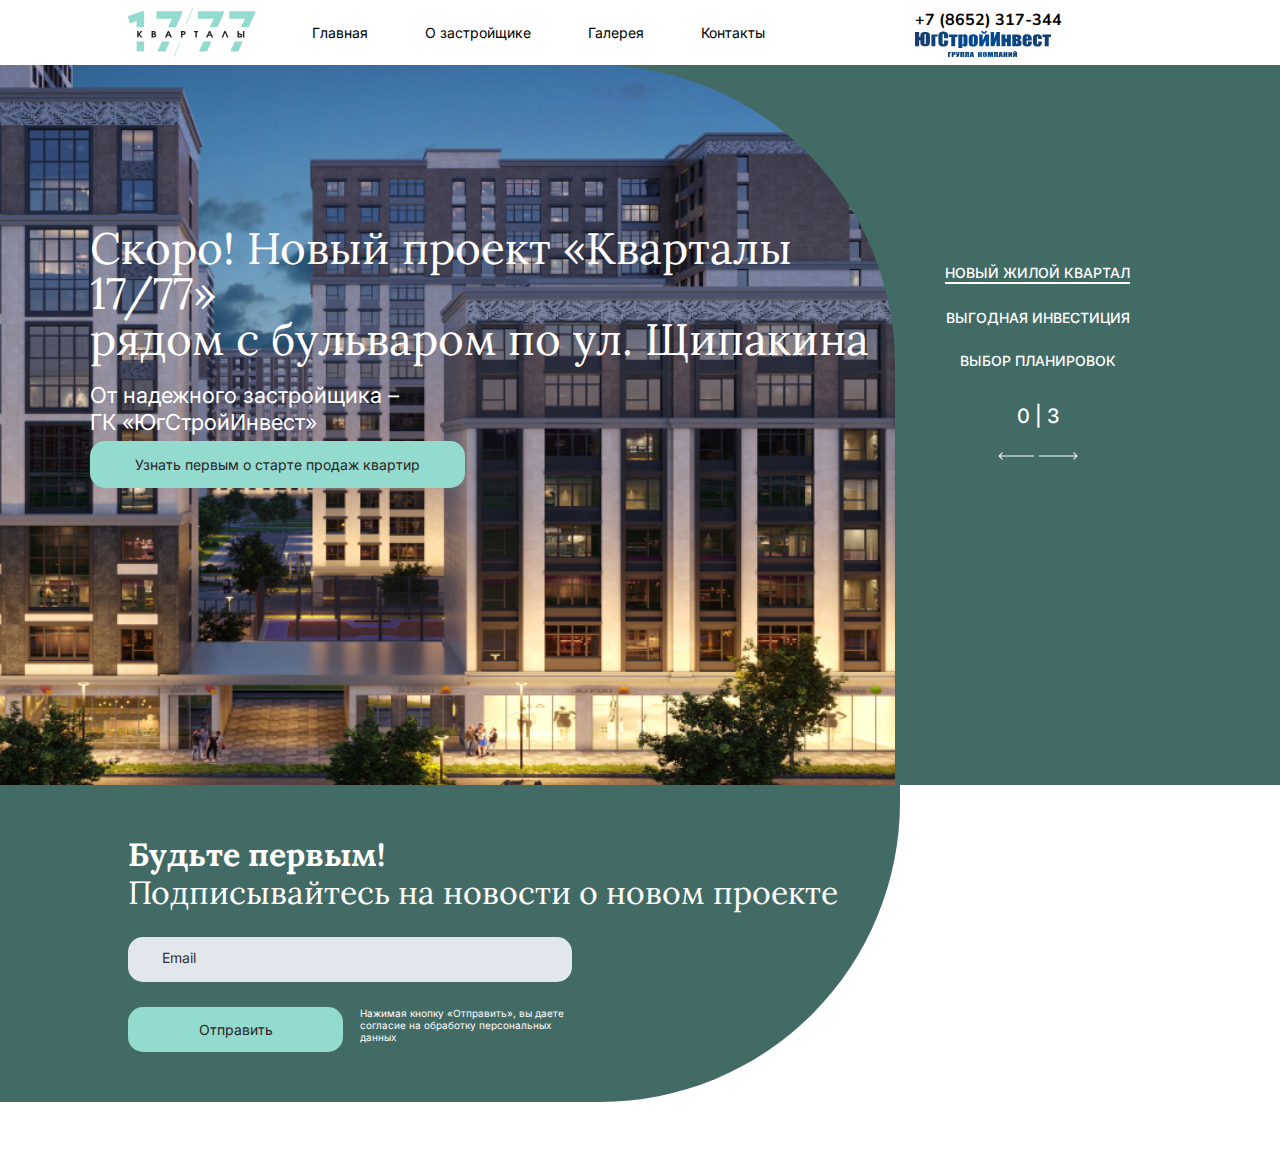
<file: 1777/index.html>
<!DOCTYPE html>
<html lang="en">

<head>
	<meta charset="UTF-8">
	<meta http-equiv="X-UA-Compatible" content="IE=edge">
	<meta name="viewport" content="width=device-width, initial-scale=1.0">
	<link rel="stylesheet" href="main.css">
	<link rel="preconnect" href="https://fonts.googleapis.com">
	<link rel="preconnect" href="https://fonts.gstatic.com" crossorigin>
	<link
		href="https://fonts.googleapis.com/css2?family=Comfortaa:wght@400;700&family=Inter:wght@300;400;700;800&family=Lora&family=Manrope:wght@200;400;700&family=Nunito+Sans:wght@700&family=Open+Sans:wght@300;600&family=Poppins&display=swap"
		rel="stylesheet">

	<title>17/77</title>
</head>

<body>
	<header class="header">
		<div class="container">
			<div class=" header___main">
				<div class="header__first">
					<div class="logo__first">
						<img src="img/logo-1777.svg" alt="">
					</div>
					<nav class="nav">
						<ul class="navigation">
							<li class="nav__text">Главная</li>
							<li class="nav__text">О застройщике</li>
							<li class="nav__text">Галерея</li>
							<li class="nav__text">Контакты</li>
						</ul>
					</nav>
				</div>
				<div class="header__second">
					<a class="header__phone" href="tel:+78652317344">+7 (8652) 317-344</a>
					<img src="img/usi-logo.svg" alt="">
				</div>
			</div>

		</div>
	</header>
	<main class="main">
		<section class="main__section">
			<div class="container">
				<div class="slider">
					<div class="slider-line">
						<div class="slider__page one-slider block">
							<div class="main__slider">
								<div class="Slider__title one-title">
									<h2 class="slider-title">Скоро! Новый проект «Кварталы 17/77» <br>рядом с бульваром по ул.
										Щипакина
									</h2>
								</div>
								<div class="slider__desc desc-one">
									<p class="slider-desc">От надежного застройщика – <br>
										ГК «ЮгСтройИнвест»</p>
								</div>
								<div class="link">
									<a class="link__slider link-one" href="#">Узнать первым о старте продаж квартир</a>
								</div>
								<!-- <div class="slider__decor">

								</div> -->
							</div>
						</div>
						<div class="slider__page two-slider block">
							<div class="main__slider">
								<div class="Slider__title two-title">
									<h2 class="slider-title">
										Покупать на старте <br>максимально выгодно!
									</h2>
								</div>
								<div class="slider__desc desc-two">
									<p class="slider-desc">Стоимость квадратного метра в наших микрорайонах с момента старта
										продаж до сдачи дома в среднем вырастает на 20%</p>
								</div>
								<div class="link">
									<a class="link__slider link-two" href="#">Узнать первым о старте продаж квартир</a>
								</div>
								<!-- <div class="slider__decor">
									<img clas="slider__decor-img" src="img/shadow-decor.png" alt="">
								</div> -->
							</div>
						</div>
						<div class="slider__page three-slider block">
							<div class="main__slider">
								<div class="Slider__title three-title">
									<h2 class="slider-title">Большой выбор <br>
										планировочных решений!
									</h2>
								</div>
								<div class="slider__desc desc-three">
									<p class="slider-desc">Только на старте продаж вы можете подобрать себе планировку
										с максимально удобным расположением и лучшим видом из окна</p>
								</div>
								<div class="link">
									<a class="link__slider link-three" href="#">Узнать первым о старте продаж квартир</a>
								</div>
								<!-- 	<div class="slider__decor">
									<img clas="slider__decor-img" src="img/shadow-decor.png" alt="">
								</div> -->
							</div>
						</div>
					</div>
				</div>
				<div class="aside__slider">
					<div class="avengers">
						<p class="avengers__text">НОВЫЙ ЖИЛОЙ КВАРТАЛ</p>
						<p class="avengers__text">Выгодная инвестиция</p>
						<p class="avengers__text">Выбор планировок</p>
					</div>
					<div class="slide__number">
						<div class="number">
							<p>0 | 3</p>
						</div>
						<div class="arrows">
							<img class="slider-Prew " src=" img/Arrow left.svg" alt="">
							<img class="slider-Next " src="img/Arrow right.svg" alt="">
						</div>
					</div>
				</div>
			</div>
			<div class="subscribe__wrap">
				<div class="subscribe__elemnts">
					<h2 class="sutscribe__title"><strong>Будьте первым! </strong><br>
						Подписывайтесь на новости о новом проекте</h2>
					<div class="subscribe__form">
						<input type="mail" placeholder="Email" class="input_email">
						<div class="button__send">
							<button class="btn">Отправить</button>
							<p class="button__send-text">Нажимая кнопку «Отправить»,
								вы даете согласие на обработку персональных данных</p>
						</div>
					</div>
				</div>
				<div class="white-block">

				</div>
			</div>
		</section>
		<!-- <section class="main-mobile">
			<div class="slider__mobile">
				<div class="slider-line-mobile">
					<div class="slider__mobile-main-one mobile-block">
						<div class="container-mobile">
							<div class="header__main-mobile">
								<div class="header__mobile">
									<div class="burger__menu">
										<img src="img/burger-menu.svg" alt="">
									</div>
									<div class="logo__first-mobile">
										<img src="img/logo-1777.svg" alt="">
									</div>
								</div>
							</div>
							<div class="slider__page-mobile">
								<div class="slider__content">
									<h3 class="slider__content-title">Скоро! </h3>
								</div>
								<h2 class="slider__content-desc">
									<span>
										Новый проект
										«Кварталы 17/77»
									</span>
									рядом с бульваром
									по ул. Щипакина
								</h2>
								<div class="slider__content-place">
									<img src="img/pin.svg" alt="">
									<p class="slider__content-place-text">Ставрополь</p>
								</div>
							</div>
							<div class="slider__content-btn">
								<button class="slider__content-button">Узнать первым о старте продаж квартир</button>
							</div>
						</div>
					</div>
					<div class="slider__mobile-main-two mobile-block">
						<div class="container-mobile-two">
							<div class="header__main-mobile">
								<div class="header__mobile">
									<div class="burger__menu">
										<img src="img/burger-menu.svg" alt="">
									</div>
									<div class="logo__first-mobile-two">
										<img src="img/slider-logo-mobile2.svg" alt="">
									</div>
								</div>
							</div>
							<div class="slider__page-mobile-two">
								<div class="slider__content-two">
									<h3 class="slider__content-title-two">покупать на старте</h3>
								</div>
								<h2 class="slider__content-desc-two">

									максимально
									<strong>выгодно</strong>

								</h2>
								<p>Стоимость квадратного метра в наших микрорайонах с момента старта продаж
									до сдачи дома в среднем</p>

								<a href="#">вырастает на 20%</a>
							</div>
							<div class="slider__content-btn-two">
								<button class="slider__content-button">Узнать первым о старте продаж квартир</button>
							</div>
							<div class="slider__content-place-two">
								<img src="img/pin.svg" alt="">
								<p class="slider__content-place-text">Ставрополь</p>
							</div>
							<img class="slider__decor-two" src="img/Ellipse.png" alt="">
						</div>
					</div>
				</div>
			</div>
			<div class="slider__panel-mobile">
				<div class="slider__number-mobile">
					<p>
						01 |
						03</p>
				</div>
				<div class="arrows__mobile">
					<img class="slider-Prew-mobile" src=" img/Arrow left.svg" alt="">
					<img class="slider-Next-mobile" src="img/Arrow right.svg" alt="">
				</div>
			</div>
		</section> -->
	</main>
	<script src="js/slider.js"></script>

</body>

</html>
</file>
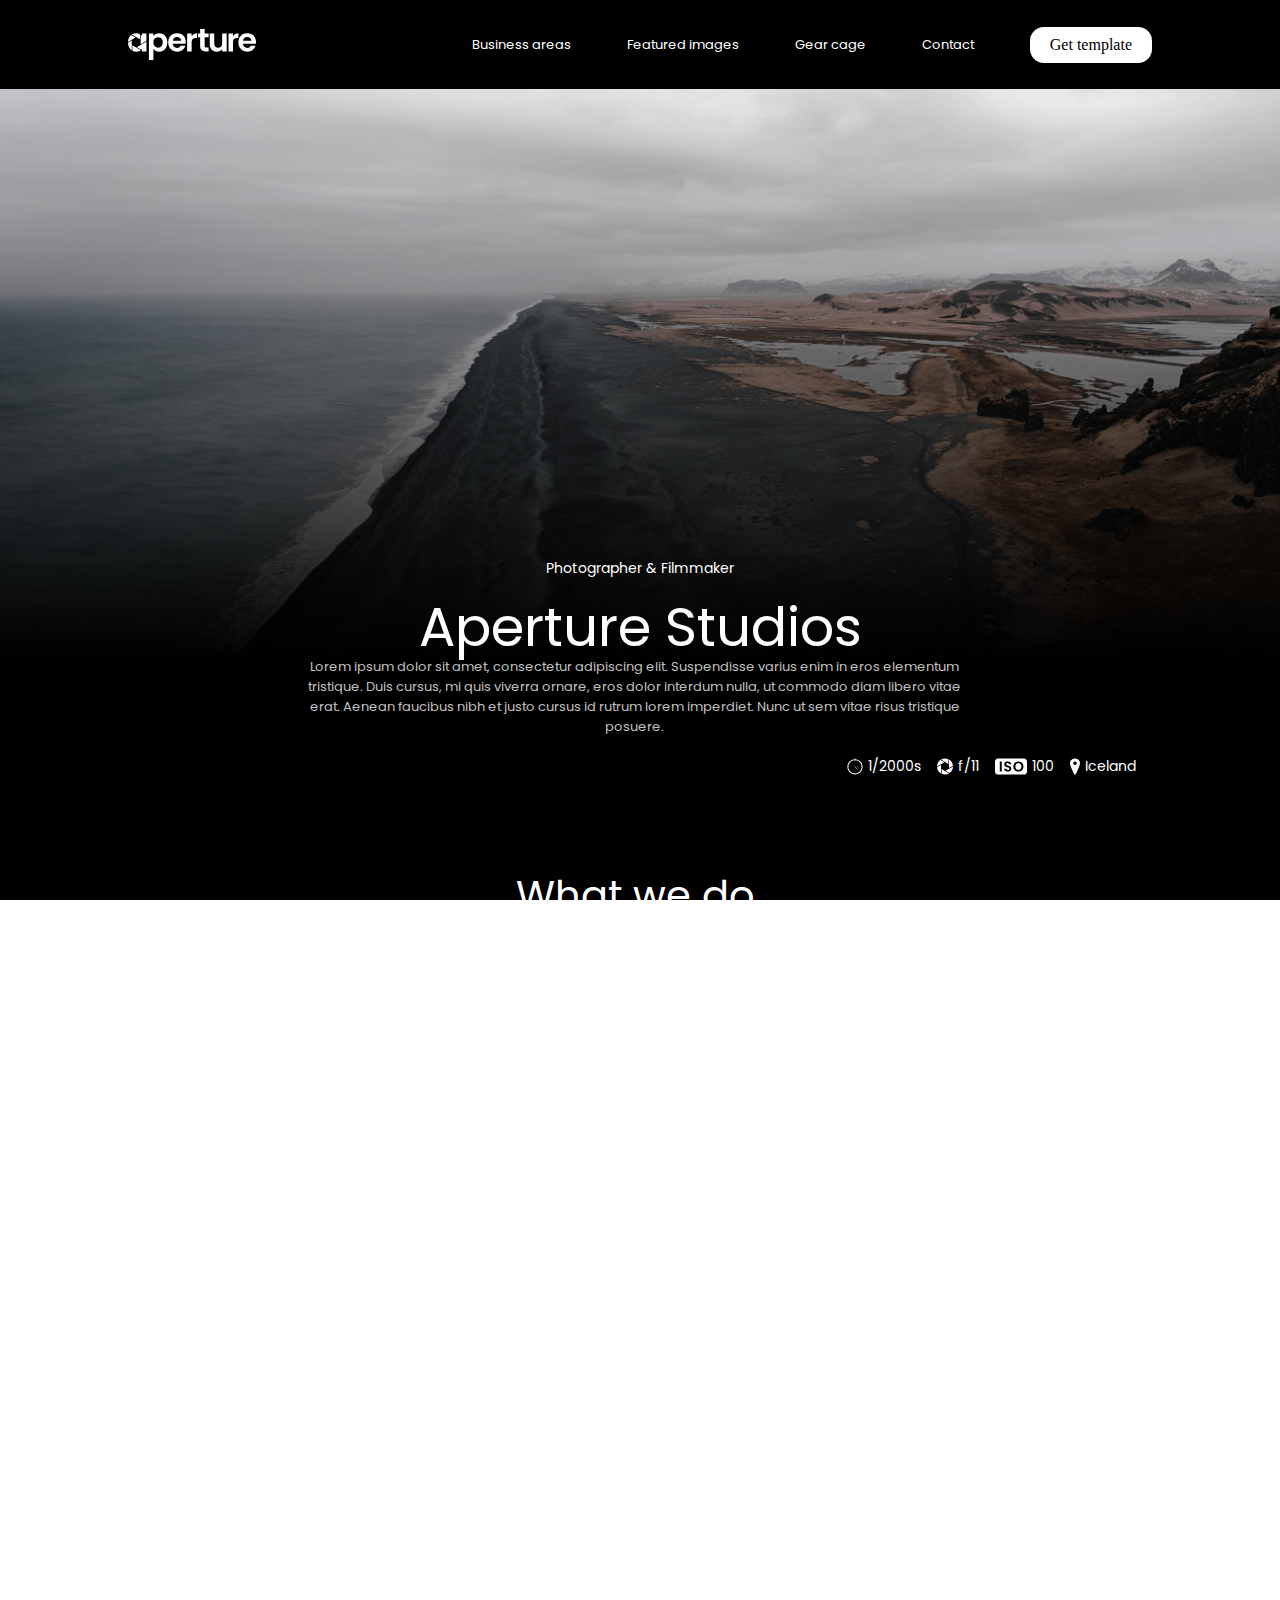
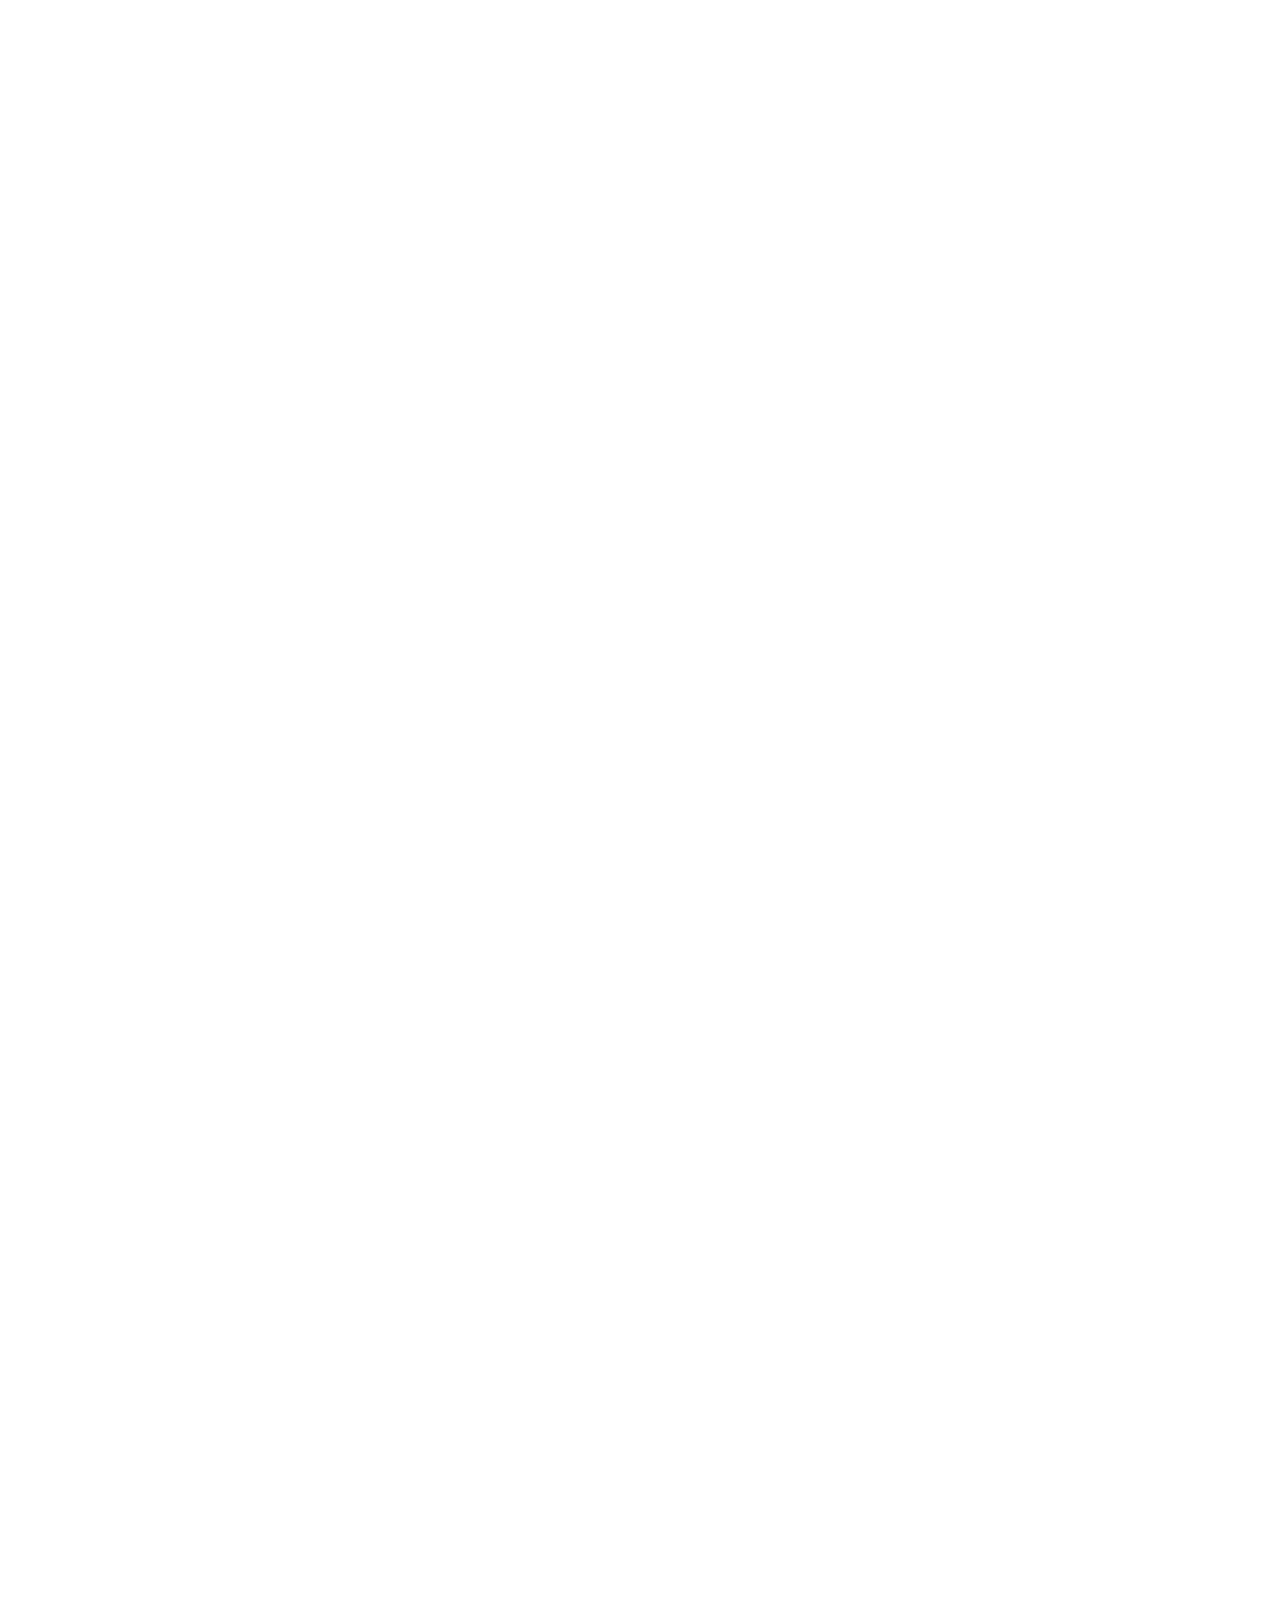
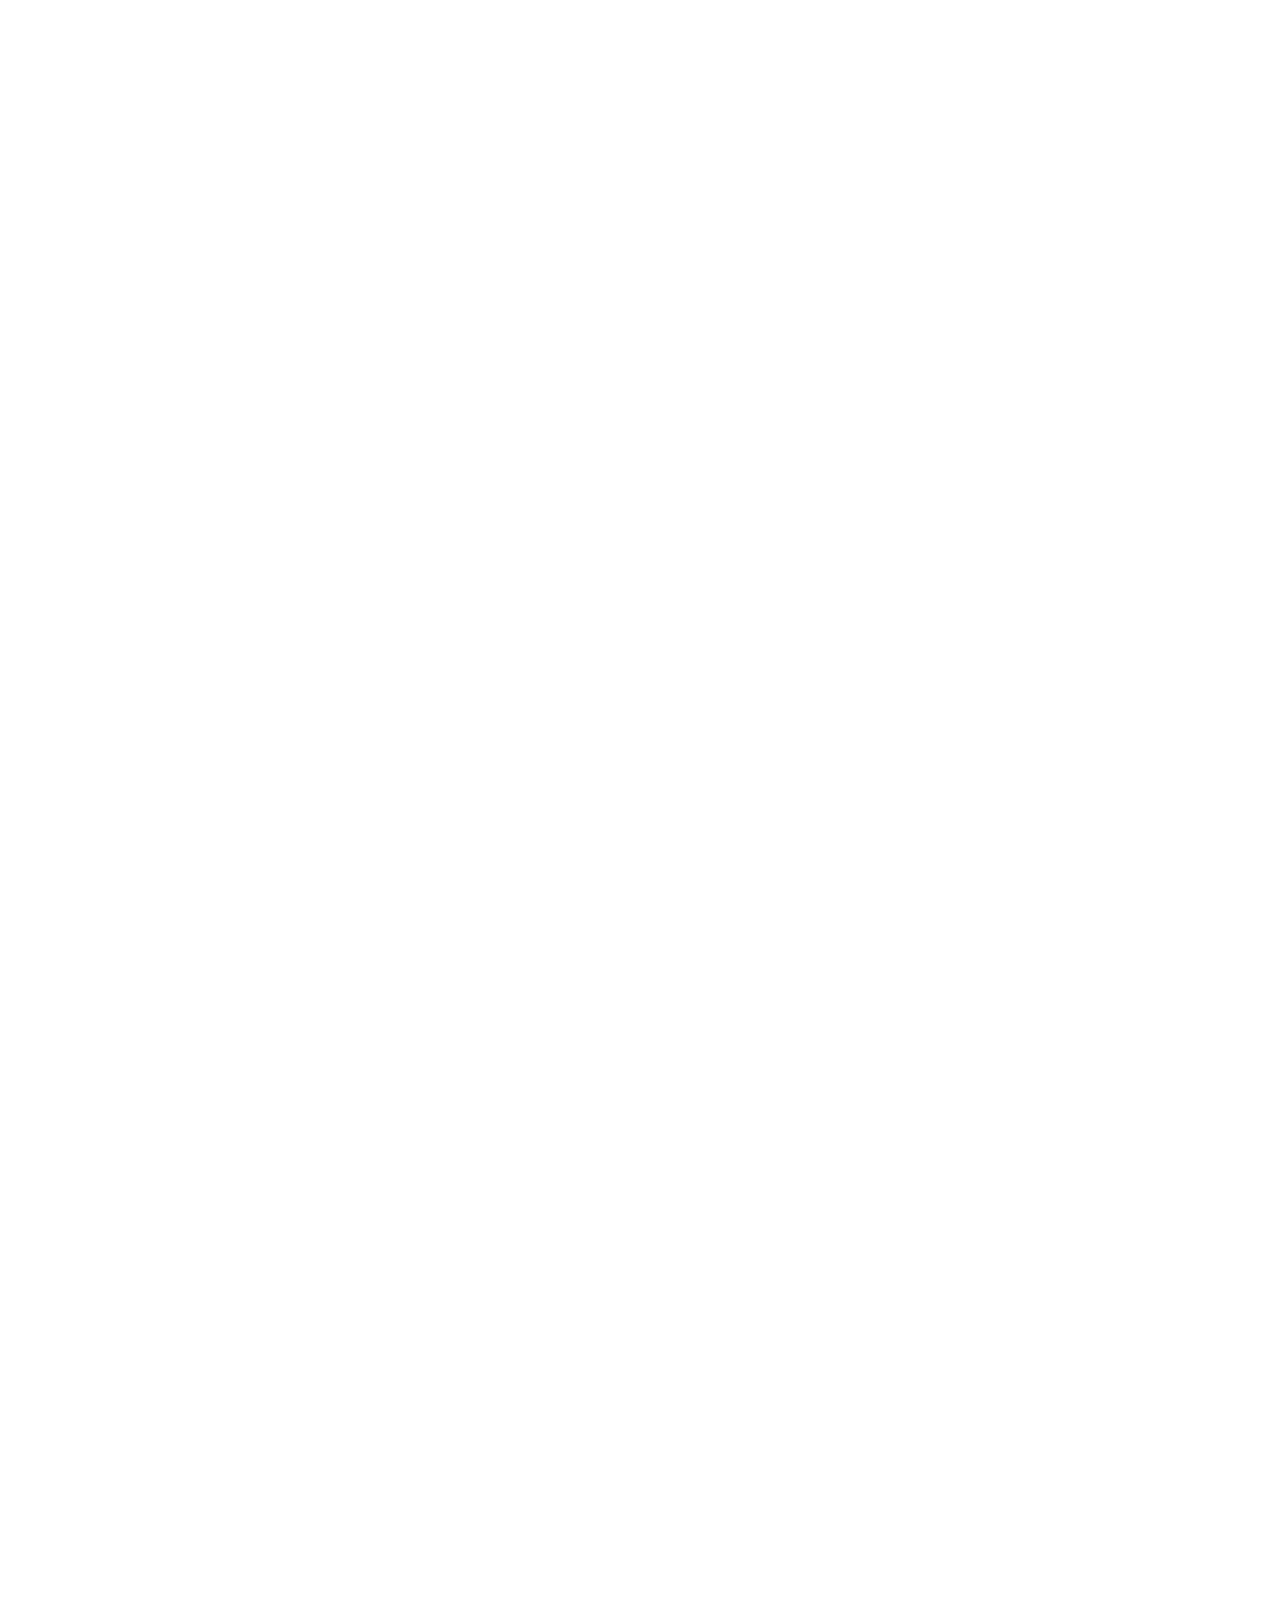
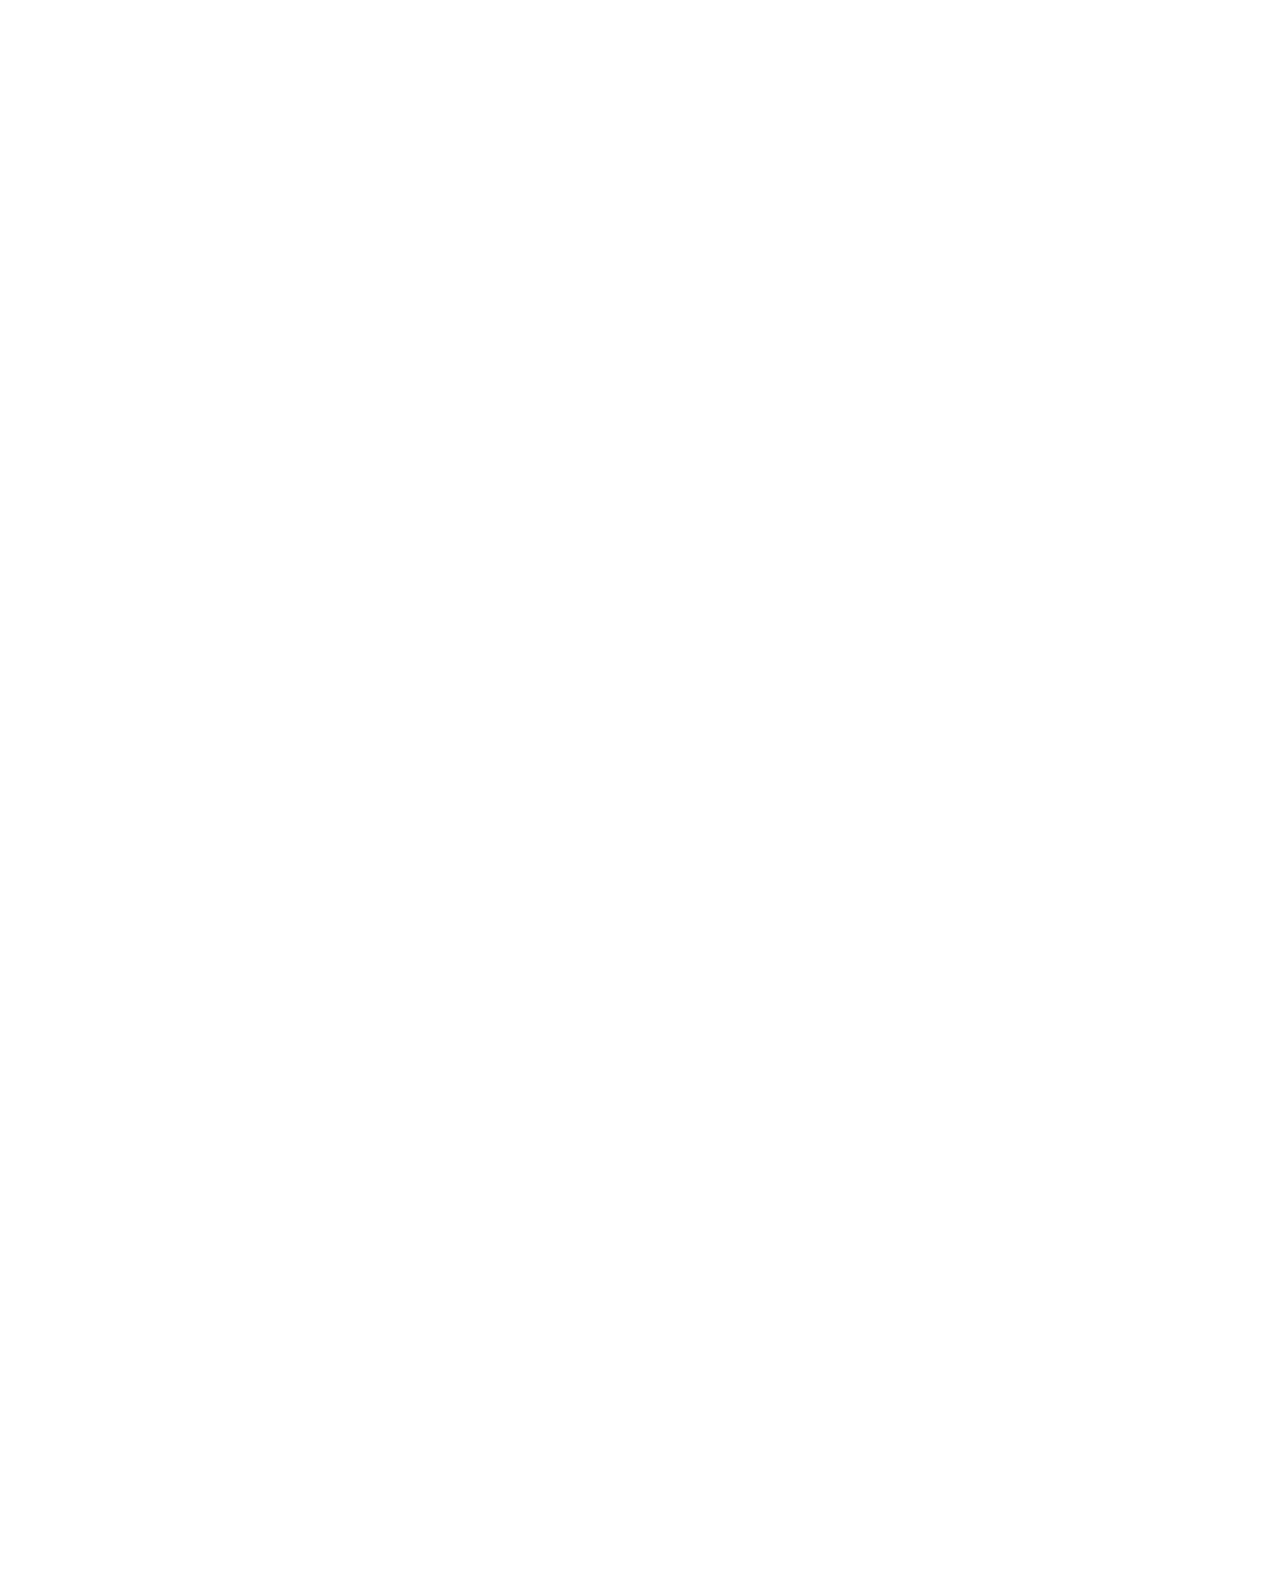
<file: aperture/index.html>
<!DOCTYPE html>
<html lang="en">

<head>
	<meta charset="UTF-8">
	<meta http-equiv="X-UA-Compatible" content="IE=edge">
	<meta name="viewport" content="width=device-width, initial-scale=1.0">
	<link rel="stylesheet" href="style.css">
	<link rel="preconnect" href="https://fonts.googleapis.com">
	<link rel="preconnect" href="https://fonts.gstatic.com" crossorigin>
	<link
		href="https://fonts.googleapis.com/css2?family=Manrope:wght@200;400;700&family=Open+Sans:wght@300;600&family=Poppins&display=swap"
		rel="stylesheet">
	<link rel="stylesheet" href="media-queries.css">
	<title>Aperture</title>
</head>

<body>
	<header class="header">
		<div class="container">
			<div class="header-main">
				<img class="logo-header" src="img/header-logo.svg" alt="">
				<ul class="navigation">
					<li><a class="nav-text" href="#">Business areas</a></li>
					<li><a class="nav-text" href="#">Featured images</a></li>
					<li><a class="nav-text" href="#">Gear cage</a></li>
					<li><a class="nav-text" href="#">Contact</a></li>
					<button class="button-header">Get template</button>
				</ul>
				<div class="burger-menu">
					<button id="burger">
						<img src="img/burger.svg" alt=""></button>
				</div>


			</div>
			<div id="menu" class="burger-slide disp">
				<ul>
					<li><a class="nav-item" href="#">Business areas</a></li>
					<li><a class="nav-item" href="#">Featured images</a></li>
					<li><a class="nav-item" href="#">Gear cage</a></li>
					<li><a class="nav-item" href="#">Contact</a></li>
					<button class="button-header">Get template</button>
				</ul>
			</div>
		</div>
	</header>
	<main class="main">
		<div class="container">
			<div class="main-page">
				<div class="title-main">
					<h3>Photographer & Filmmaker</h3>
					<h1>Aperture Studios</h1>
					<p>Lorem ipsum dolor sit amet, consectetur adipiscing elit. Suspendisse varius enim in eros elementum
						tristique. Duis cursus, mi quis viverra ornare, eros dolor interdum nulla, ut commodo diam libero
						vitae
						erat. Aenean faucibus nibh et justo cursus id rutrum lorem imperdiet. Nunc ut sem vitae risus
						tristique
						posuere.</p>
				</div>
				<div class="icons">
					<div class="icon-item">
						<img class="icon-img" src="img/icon-1.svg" alt="">
						<p>1/2000s</p>
					</div>
					<div class="icon-item">
						<img class="icon-img" src="img/icon-2.svg" alt="">
						<p>f/11</p>
					</div>
					<div class="icon-item">
						<img class="icon-img" src="img/icon-3.svg" alt="">
						<p>100</p>
					</div>
					<div class="icon-item">
						<img class="icon-img" src="img/icon-4.svg" alt="">
						<p>Iceland</p>
					</div>
				</div>
			</div>
		</div>
	</main>
	<section class="about-us">
		<div class="container">
			<div class="skills">
				<div class="title">
					<h2>What we do.</h2>
					<p>The areas that we're specialized in.</p>
				</div>
			</div>
			<div class="bloks">
				<div class="block block-1">
					<div class="title-block">
						<h2>Product Photography</h2>
						<p>Cras commodo consequat orci, in convallis risus egestas non. Nulla efficitur auctor hendrerit.
							Etiam ut orci varius, faucibus libero ac, cursus quam.</p>
					</div>
					<button class="btn">Read more</button>
				</div>
				<div class="block block-2">
					<div class="title-block">
						<h2>Architecture Photography</h2>
						<p>Aenean porta neque eget consequat fringilla. Vestibulum ultrices, orci nec egestas pharetra, ligula
							est semper enim, nec auctor sapien leo nec purus. Fusce tincidunt aliquet sapien, sit amet rhoncus
							leo imperdiet nec.</p>
					</div>
					<button class="btn">Read more</button>
				</div>
				<div class="block block-3">
					<div class="title-block">
						<h2>Drone Photography</h2>
						<p>Mauris euismod elit et nisi ultrices, ut faucibus orci tincidunt. Duis tristique sed lorem a
							vestibulum. Cras commodo consequat orci, in convallis risus egestas non. Nulla efficitur auctor
							hendrerit. Etiam ut orci varius, faucibus libero ac, cursus quam.</p>
					</div>
					<button class="btn">Read more</button>
				</div>
				<div class="block block-4">
					<div class="title-block">
						<h2>Wildlife Photography</h2>
						<p>Lorem ipsum dolor sit amet, consectetur adipiscing elit. Nullam scelerisque aliquam odio et
							faucibus. Nulla rhoncus feugiat eros quis consectetur. Morbi neque ex, condimentum dapibus congue
							et, vulputate ut ligula. Vestibulum sit amet urna turpis.</p>
					</div>
					<button class="btn">Read more</button>
				</div>
			</div>
		</div>
	</section>
	<section class="section-two">
		<div class="container">
			<div class="info">
				<div class="title-second">
					<h3>Sunset at Mount Fuji</h3>
					<p>Duis tristique sed lorem a vestibulum. Cras commodo consequat orci, in convallis risus egestas non.
					</p>
				</div>
				<div class="icons icon-two">
					<div class="icon-item">
						<img class="icon-img" src="img/icon-1.svg" alt="">
						<p>1''</p>
					</div>
					<div class="icon-item">
						<img class="icon-img" src="img/icon-2.svg" alt="">
						<p>f/16</p>
					</div>
					<div class="icon-item">
						<img class="icon-img" src="img/icon-3.svg" alt="">
						<p>400</p>
					</div>
					<div class="icon-item">
						<img class="icon-img" src="img/icon-4.svg" alt="">
						<p>Japan</p>
					</div>
				</div>
			</div>
		</div>
	</section>
	<section class="section-three">
		<div class="gears">
			<div class="gears-one">
				<div class="gear-title">
					<h3>The Gear cage</h3>
					<h2>The tools that we use.</h2>
					<p>The say that "no place is boring if you've had a good night's sleep and have a pocket full of
						unexposed film". While we don't shoot (a lot) of film these days — these are the tools that we
						actually use everyday to capture the amazing things around us.</p>
				</div>
				<button class="btn btn-gear">Check it out</button>
			</div>
			<div class="gears-two">
				<div class="icons icons-three">
					<div class="icon-item">
						<img class="icon-img" src="img/icon-1.svg" alt="">
						<p>0,8''</p>
					</div>
					<div class="icon-item">
						<img class="icon-img" src="img/icon-2.svg" alt="">
						<p>f/5,6</p>
					</div>
					<div class="icon-item">
						<img class="icon-img" src="img/icon-3.svg" alt="">
						<p>100</p>
					</div>
					<div class="icon-item">
						<img class="icon-img" src="img/icon-4.svg" alt="">
						<p>Sweden</p>
					</div>
				</div>
			</div>
		</div>
	</section>
	<section class="section-four">
		<div class="container">
			<div class="info">
				<div class="title-second">
					<h3>Monstera Leafs</h3>
					<p>Vestibulum sit amet urna turpis. Mauris euismod elit et nisi ultrices, ut faucibus orci tincidunt.
					</p>
				</div>
				<div class="icons icon-two">
					<div class="icon-item">
						<img class="icon-img" src="img/icon-1.svg" alt="">
						<p>1/400s</p>
					</div>
					<div class="icon-item">
						<img class="icon-img" src="img/icon-2.svg" alt="">
						<p>f/3,5</p>
					</div>
					<div class="icon-item">
						<img class="icon-img" src="img/icon-3.svg" alt="">
						<p>100</p>
					</div>
					<div class="icon-item">
						<img class="icon-img" src="img/icon-4.svg" alt="">
						<p>CostaRica</p>
					</div>
				</div>
			</div>
		</div>
	</section>

	<section class="section-five">
		<div class="container">
			<div class="our-clinets">
				<div class="title">
					<h2>Past clients</h2>
					<p>Trusted by your favourite companies</p>
				</div>
				<div class="client-images">
					<img class="client-img" src="img/client-img1.svg" alt="">
					<img class="client-img" src="img/client-img2.svg" alt="">
					<img class="client-img" src="img/client-img3.svg" alt="">
					<img class="client-img" src="img/client-img4.svg" alt="">
					<img class="client-img" src="img/client-img5.svg" alt="">
				</div>
			</div>
		</div>
	</section>
	<section class="section-six">
		<div class="container">
			<div class="info">
				<div class="title-second">
					<h3>Star fall in the Himalayas</h3>
					<p>Nulla rhoncus feugiat eros quis consectetur. Morbi neque ex, condimentum dapibus congue et, vulputate
						ut ligula.
					</p>
				</div>
				<div class="icons icon-two">
					<div class="icon-item">
						<img class="icon-img" src="img/icon-1.svg" alt="">
						<p>6''</p>
					</div>
					<div class="icon-item">
						<img class="icon-img" src="img/icon-2.svg" alt="">
						<p>f/11</p>
					</div>
					<div class="icon-item">
						<img class="icon-img" src="img/icon-3.svg" alt="">
						<p>800</p>
					</div>
					<div class="icon-item">
						<img class="icon-img" src="img/icon-4.svg" alt="">
						<p>Nepal</p>
					</div>
				</div>
			</div>
		</div>
	</section>
	<section class="section-seven">
		<div class="container">
			<div class="helps">
				<div class="title">
					<h2>Need help with photography or videography?</h2>
					<p>We're here for you!</p>
				</div>
				<button class="btn">Get in touch</button>
			</div>
		</div>
	</section>

	<section class="section-info">
		<div class="container">
			<div class="taps">
				<div class="taps-logo">
					<img class="taps-img-logo" src="img/header-logo.svg" alt="">
					<p>Photographers & videographers capturing the world around us.</p>
				</div>
				<div class="links">
					<div class="column1">
						<p>Business areas</p>
						<ul class="">
							<li><a class="link" href="#">Product Photography</a></li>
							<li><a class="link" href="#">Architecture Photography</a></li>
							<li><a class="link" href="#">Drone Photography</a></li>
							<li><a class="link" href="#">Wildlife Photography</a></li>
						</ul>
					</div>
					<div class="column2">
						<p>Pages</p>
						<ul class="">
							<li><a class="link" href="#">Gear cage</a></li>
							<li><a class="link" href="#">Featured images</a></li>
							<li><a class="link" href="#">Contact</a></li>
							<li><a class="link" href="#">Style guide</a></li>
							<li><a class="link" href="#">Instructions</a></li>
							<li><a class="link" href="#">Changelog</a></li>
						</ul>
					</div>
				</div>
			</div>
			<div class="subscribe">
				<div class="sub-title">
					<h2>Subscribe to our newsletter</h2>
					<p>Read about all the things we do.</p>
				</div>
				<form action="#" class="contacts-form">
					<input type="mail" placeholder="Enter your email" class="input_email">
					<button type="submit" class="contacts-button">Subscribe</button>
				</form>
			</div>
		</div>
	</section>
	<footer class="footer">
		<div class="container">
			<div class="footer-items">
				<p>© Aperture Photography, Inc. All rights reserved.Licensing.</p>
				<div class="footer-icons">
					<img class="footer-icon" src="img/twit.svg" alt="">
					<img class="footer-icon" src="img/inst.svg" alt="">
					<img class="footer-icon" src="img/fb.svg" alt="">
				</div>
			</div>
		</div>
	</footer>
	<script src="js/app.js"></script>
</body>

</html>
</file>
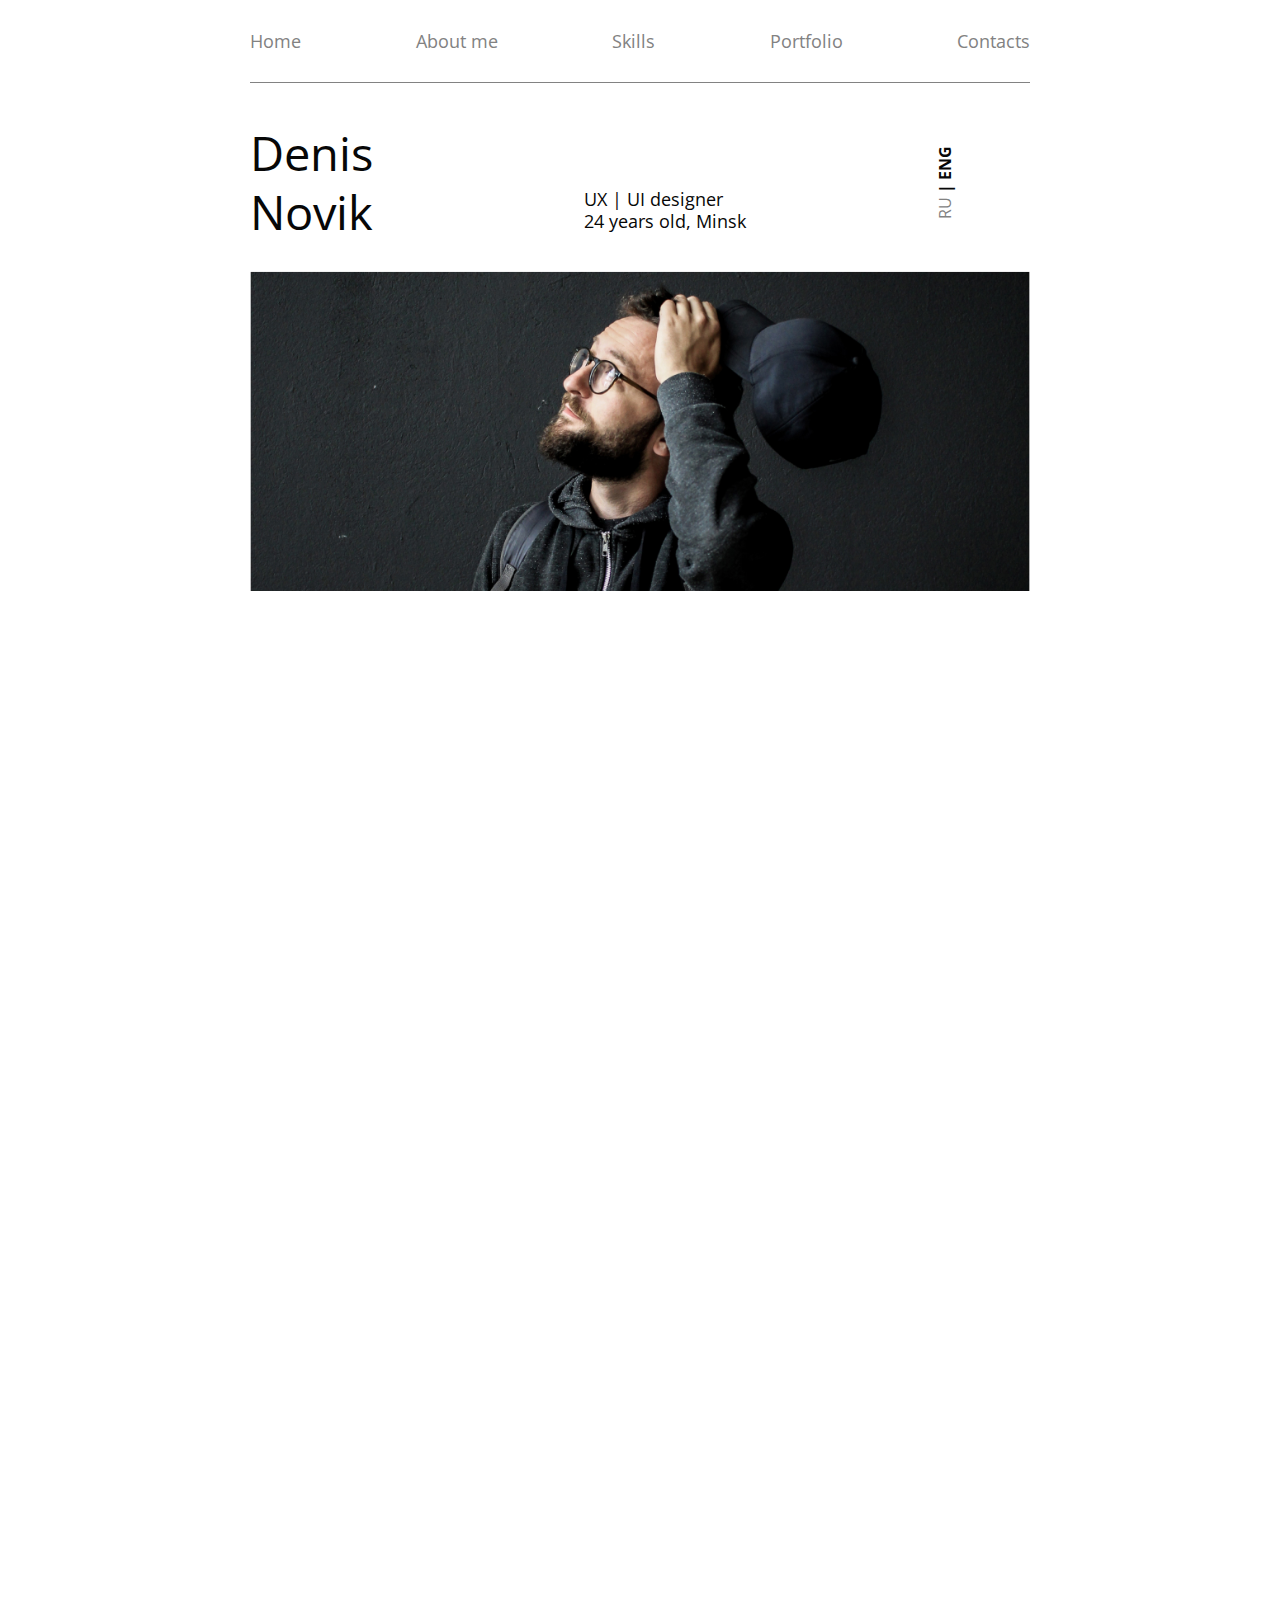
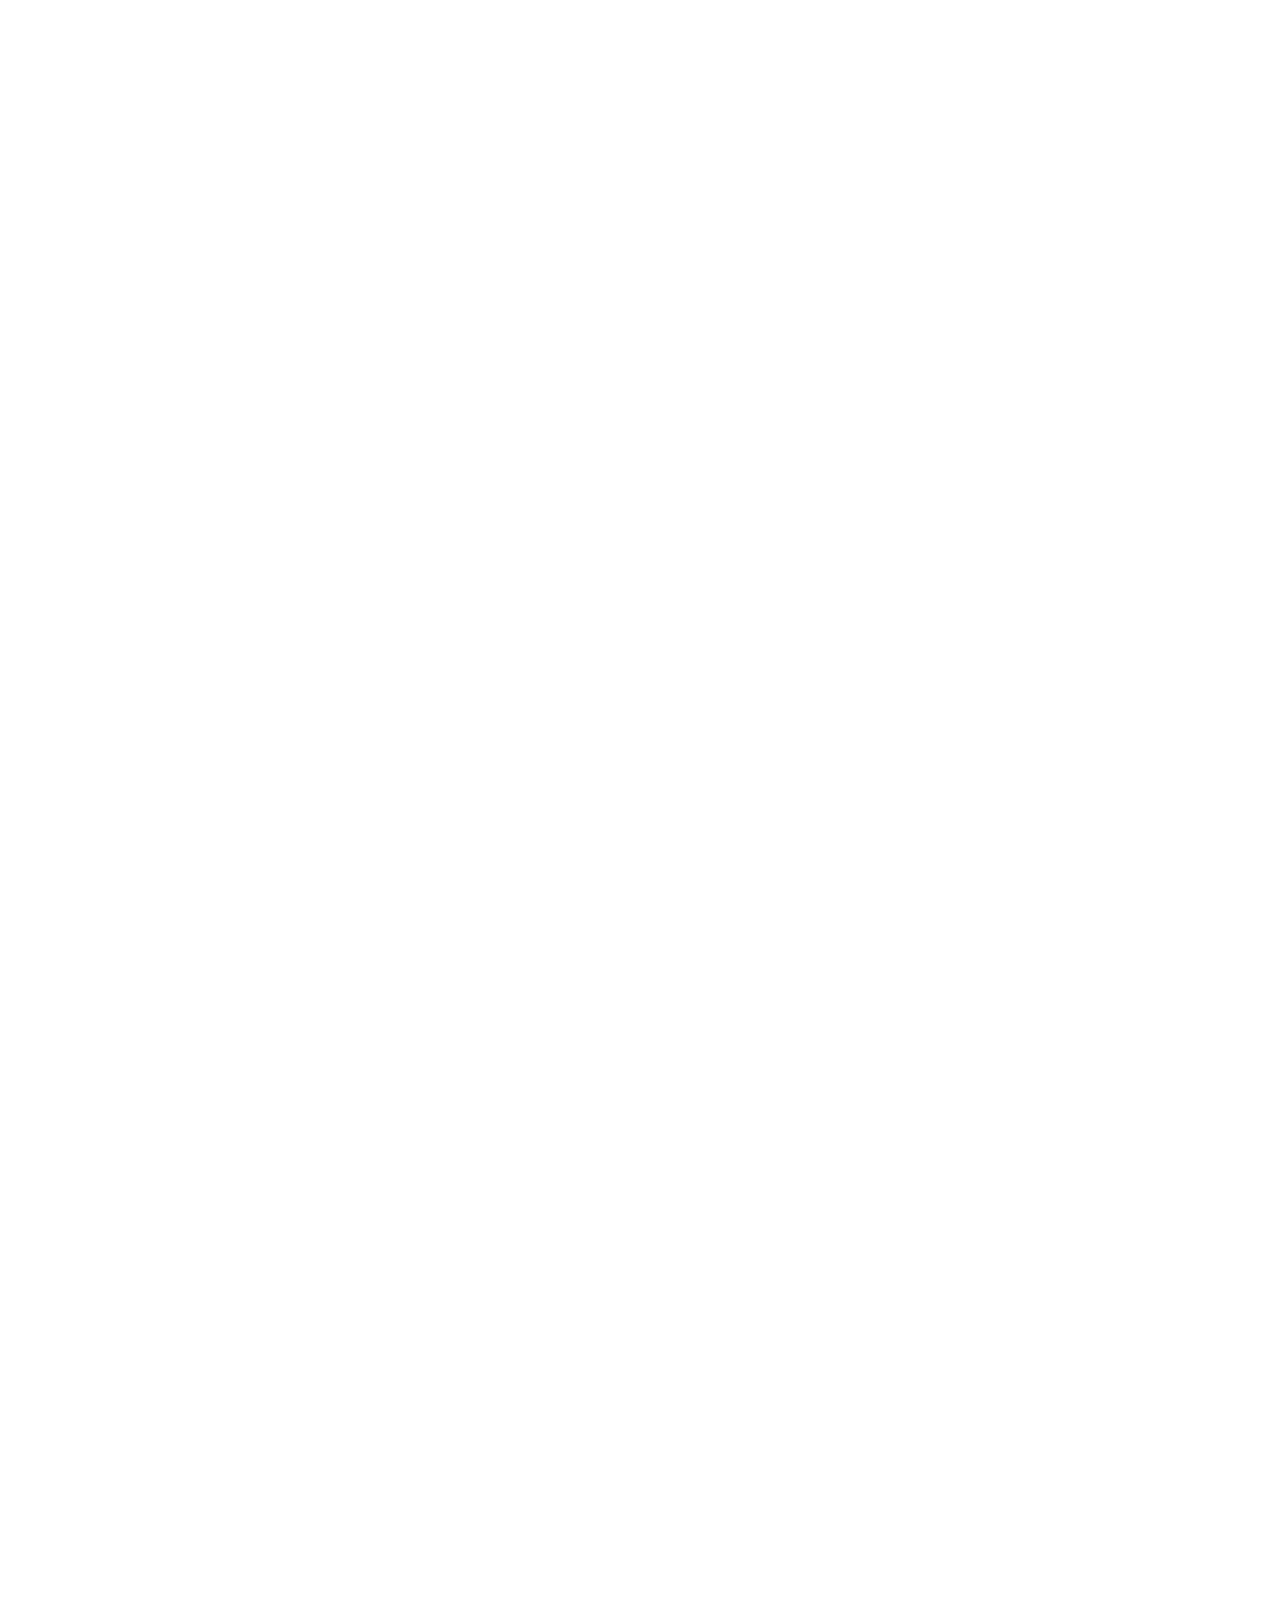
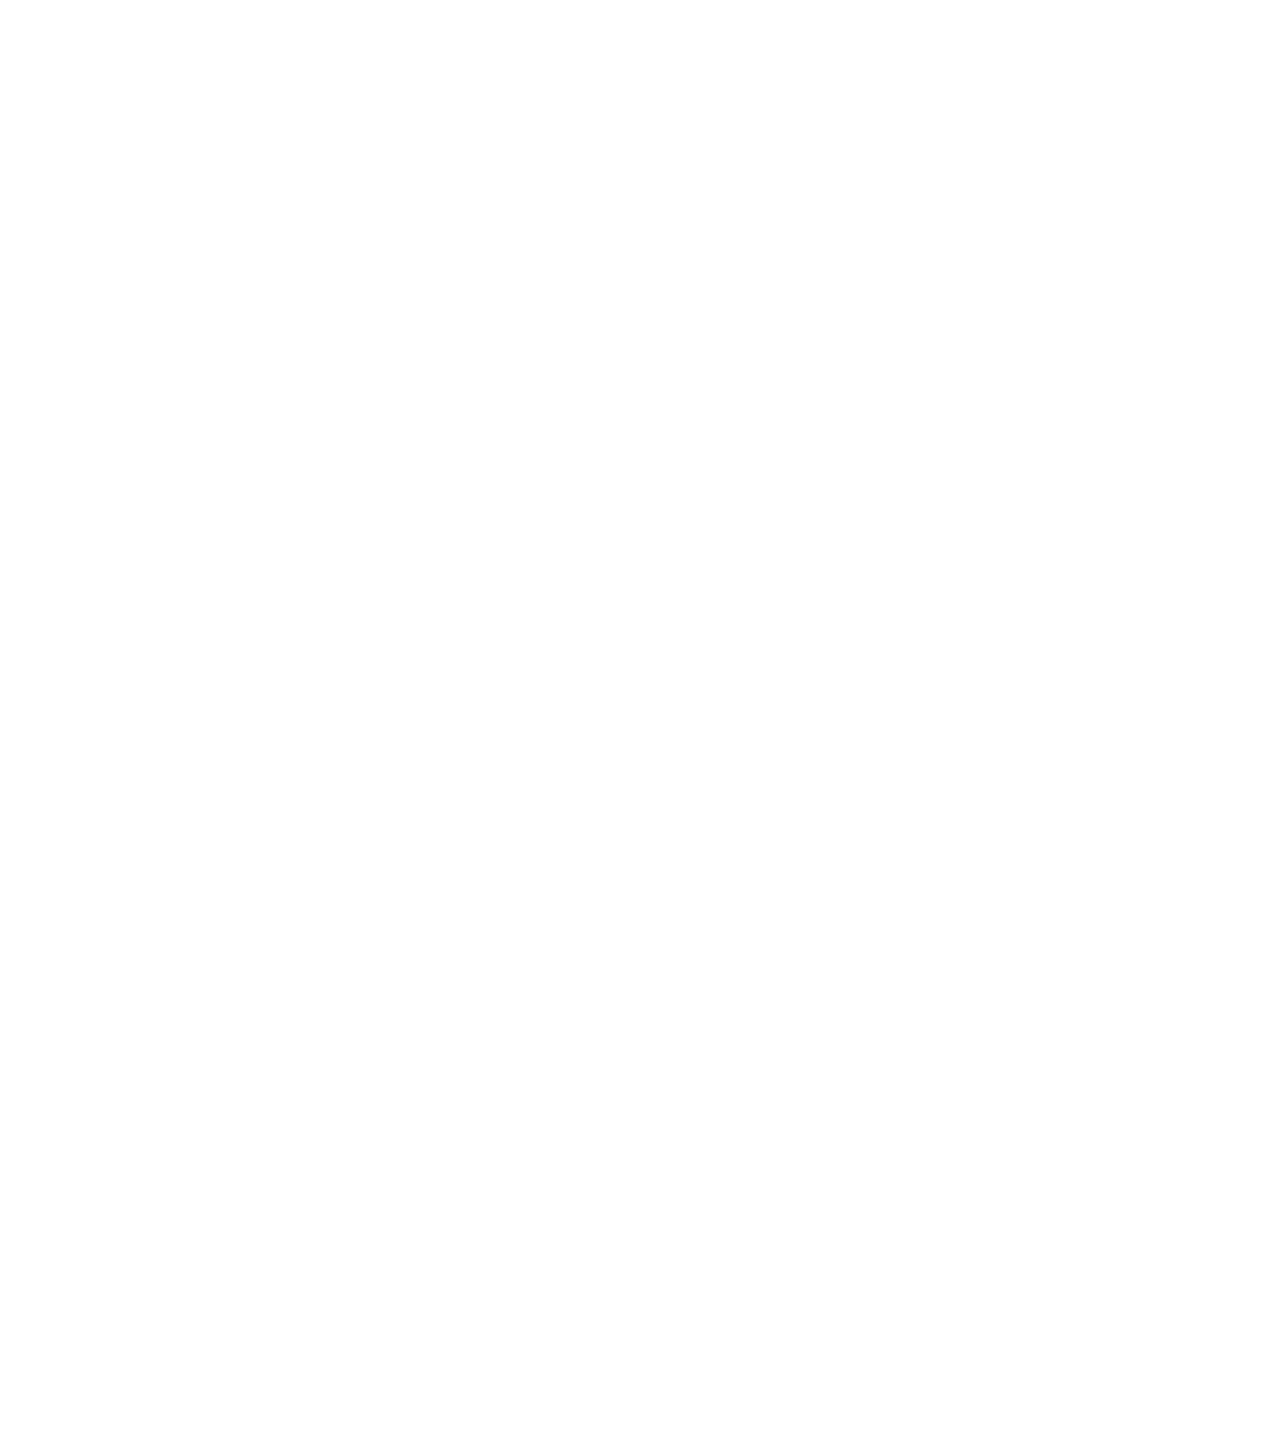
<file: denis novik/index.html>
<!DOCTYPE html>
<html lang="en">

<head>
	<meta charset="UTF-8">
	<meta http-equiv="X-UA-Compatible" content="IE=edge">
	<meta name="viewport" content="width=device-width, initial-scale=1.0">
	<link href="style.css" rel="stylesheet">
	<link rel="preconnect" href="https://fonts.googleapis.com">
	<link rel="preconnect" href="https://fonts.gstatic.com" crossorigin>
	<link
		href="https://fonts.googleapis.com/css2?family=Montserrat:ital,wght@0,200;0,300;0,400;0,500;0,600;0,700;1,200;1,300;1,400&family=Open+Sans:ital,wght@0,400;0,500;0,600;0,700;1,300&family=PT+Sans&family=Tinos:wght@400;700&display=swap"
		rel="stylesheet">
	<link href="media-queries.css" rel="stylesheet" type="text/css">
	<title>Denis Novak</title>
</head>

<body>
	<header>
		<nav class="nav">
			<section class="container">
				<ul class="navigation">
					<li><a href="#">Home</a></li>
					<li><a href="#">About me</a></li>
					<li><a href="#">Skills</a>
					<li><a href="#">Portfolio</a>
					<li><a href="#">Contacts</a>
				</ul>

				<div class="burger-menu">
					<button id="burger">
						<img src="img/burger.svg" alt=""></button>
					<div id="menu" class="burger-slide disp">
						<a class='nav-item' href="#">Home</a>
						<a class='nav-item' href="#">About me</a>
						<a class='nav-item' href="#">Skills</a>
						<a class='nav-item' href="#">Portfolio</a>
						<a class='nav-item' href="#">Contacts</a>

					</div>
				</div>

			</section>
		</nav>
	</header>
	<main>
		<div class="container">
			<section class="title">
				<h2>Denis <br>
					Novik</h2>
				<h3>UX | UI designer <br>
					24 years old, Minsk</h3>
				<h4>RU <span>| ENG</span></h4>
			</section>

			<section class="photo">

				<img class="photo-img-adapt" src="img/photo-adapt.jpg" alt="">

			</section>

		</div>
		<section class="info">
			<h2>About me</h2>
			<p>Hi, I'm Denis – UX/UI designer from Minsk. <br> I'm interested in design and everything connected with
				it.
			</p>
			<p>I'm studying at courses "Web and mobile design <br> interfaces" in IT-Academy. </p>
			<p>Ready to implement
				excellent
				projects <br> with wonderful people.</p>
		</section>

		<div class="container">
			<section class="skills">
				<h2>Skills</h2>
				<h3>I work in such programs as</h3>
			</section>
			<section class="soft">

				<img class="img_ada" src="img/ps.svg" alt="">
				<img class="img_ada" src="img/ai.svg" alt="">

				<img class="img_ada" src="img/ae.svg" alt="">
				<img class="img_ada" src="img/figma.svg" alt="">

			</section>
		</div>
		<section class="portfolio">
			<section class="container">
				<section class="portfolio_title">
					<h2>Portfolio</h2>

				</section>
				<section class="portfolio-images">
					<img class="img_ad" src="img/img1.jpg" alt="">
					<p>Online fashion store - Homepage</p>
					<img class="img_ad" src="img/img2.jpg" alt="">
					<p>Reebok Store - Concept</p>
					<img class="img_ad" src="img/img3.jpg" alt="">
					<p>Braun Landing Page - Concept</p>
				</section>
			</section>
		</section>
		<section class="contacts">
			<div class="container">
				<section class="contacts_items">
					<h2>Contacts</h2>
					<p>Want to know more or just chat?<br>
						You are welcome!</p>

					<button class="btn" id="open-pop-up">
						Send message
					</button>

					<div class="social">
						<a class="soc-img" href="#"><img src="img/Group 1.png" alt=""></a>
						<a class="soc-img" href="#"><img src="img/Group 2.png" alt=""></a>
						<a class="soc-img" href="#"><img src="img/Group3.png" alt=""></a>
						<a class="soc-img" href="#"><img src="img/Group 4.png" alt=""></a>
					</div>

					<p>Like me on <br>
						LinkedIn, Instagram, Behance, Dribble</p>

				</section>
				</d>
		</section>


		<div class="pop-up" id="pop-up">
			<div class="pop-up-container">
				<div class="pop-up-body" id="pop-up-body">
					<p>Send message</p>
					<form action="">
						<input type="text" placeholder="Name">
						<input type="text" placeholder="Number">
						<button>Send message</button>
						<div class="pop-up-close" id="pop-up-close">
							&#10006
						</div>
					</form>
				</div>
			</div>
		</div>



	</main>
	<footer class="footer">
		<p>Copyright 2022</p>
	</footer>

	<script src="js/app.js"></script>
</body>

</html>
</file>
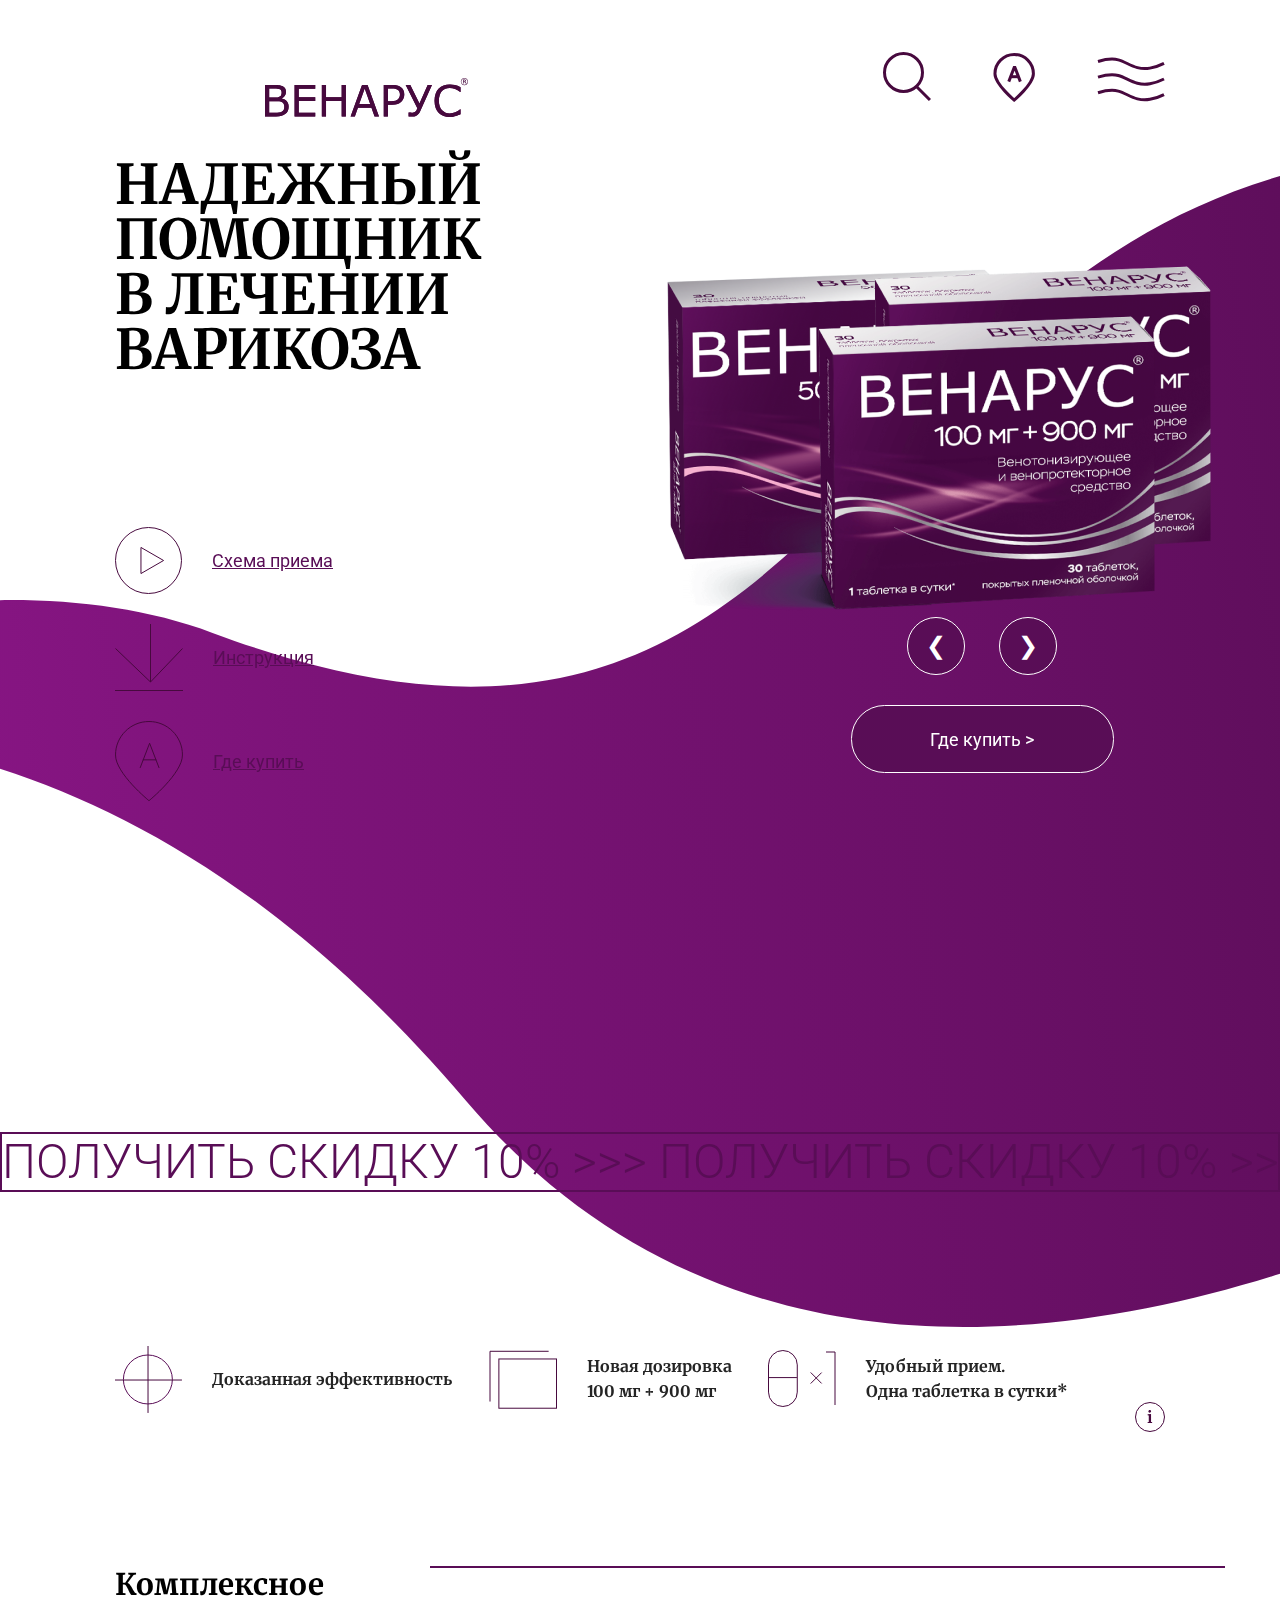
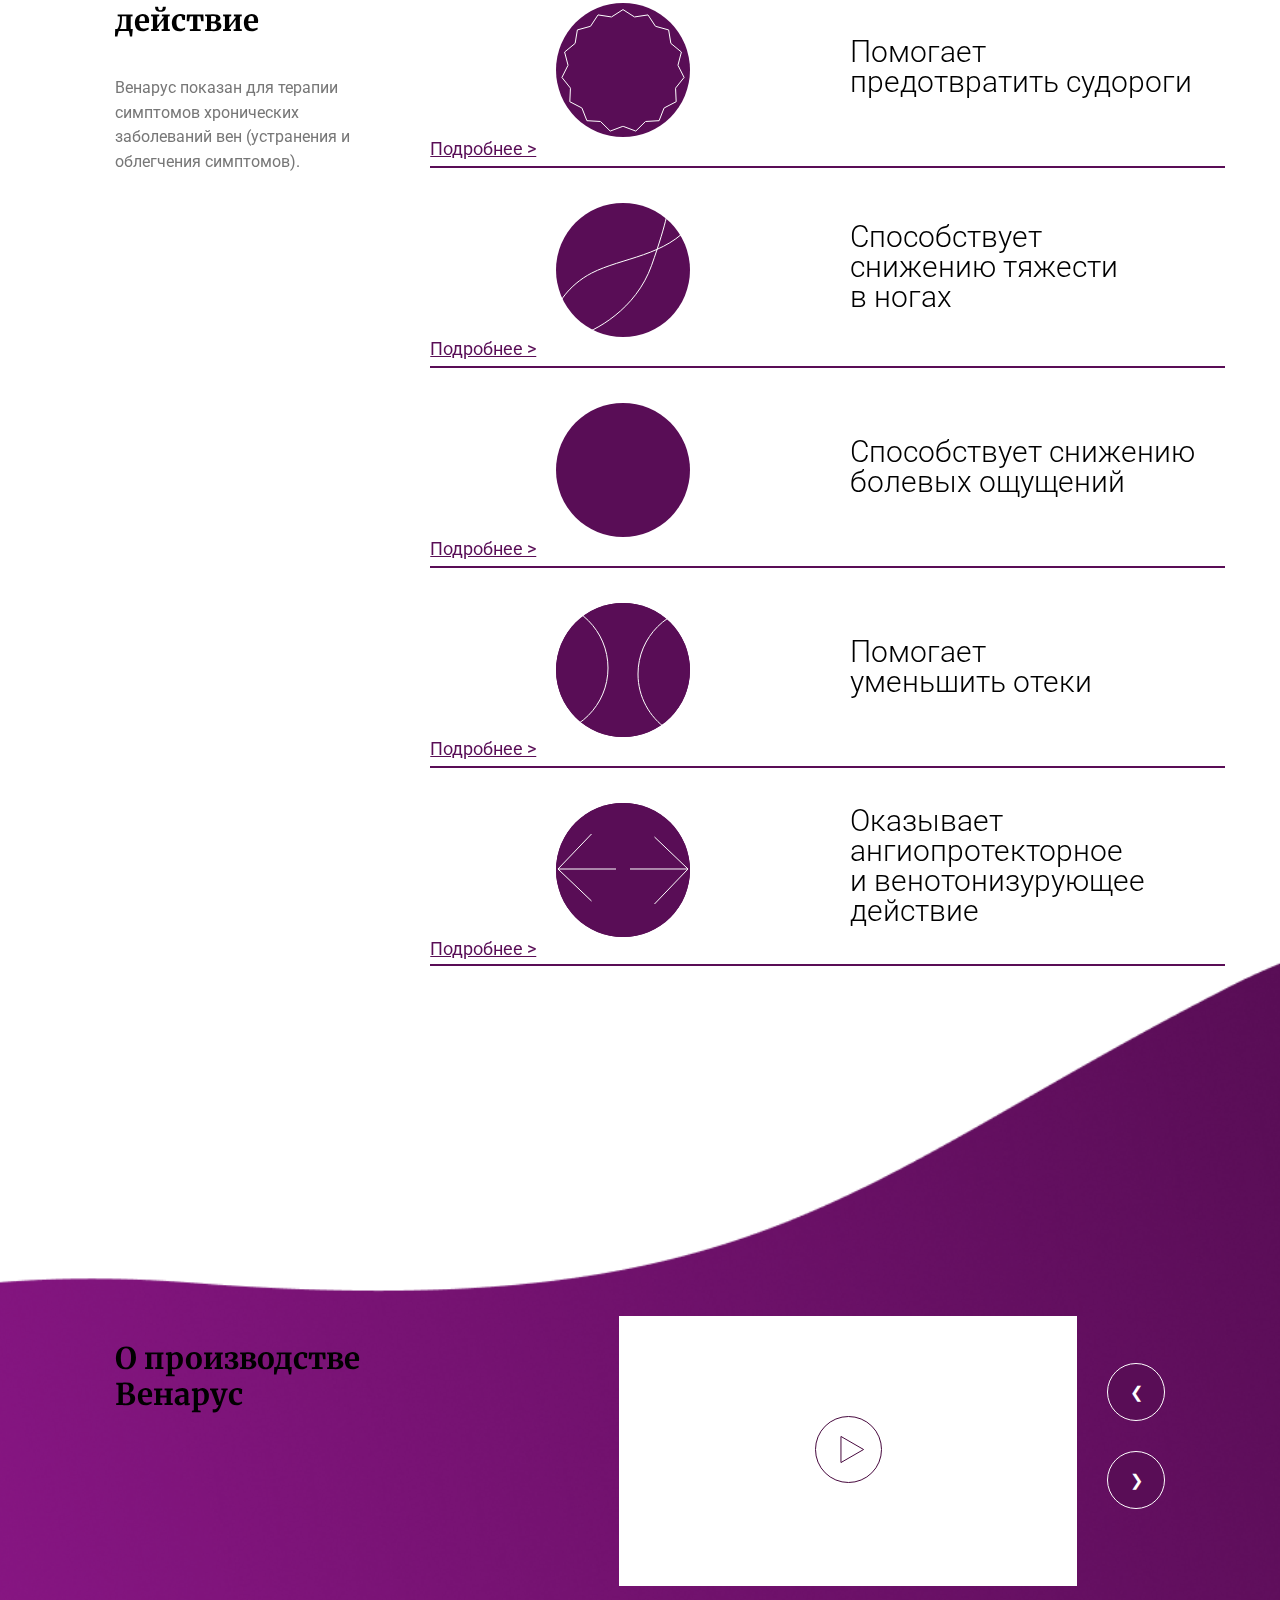
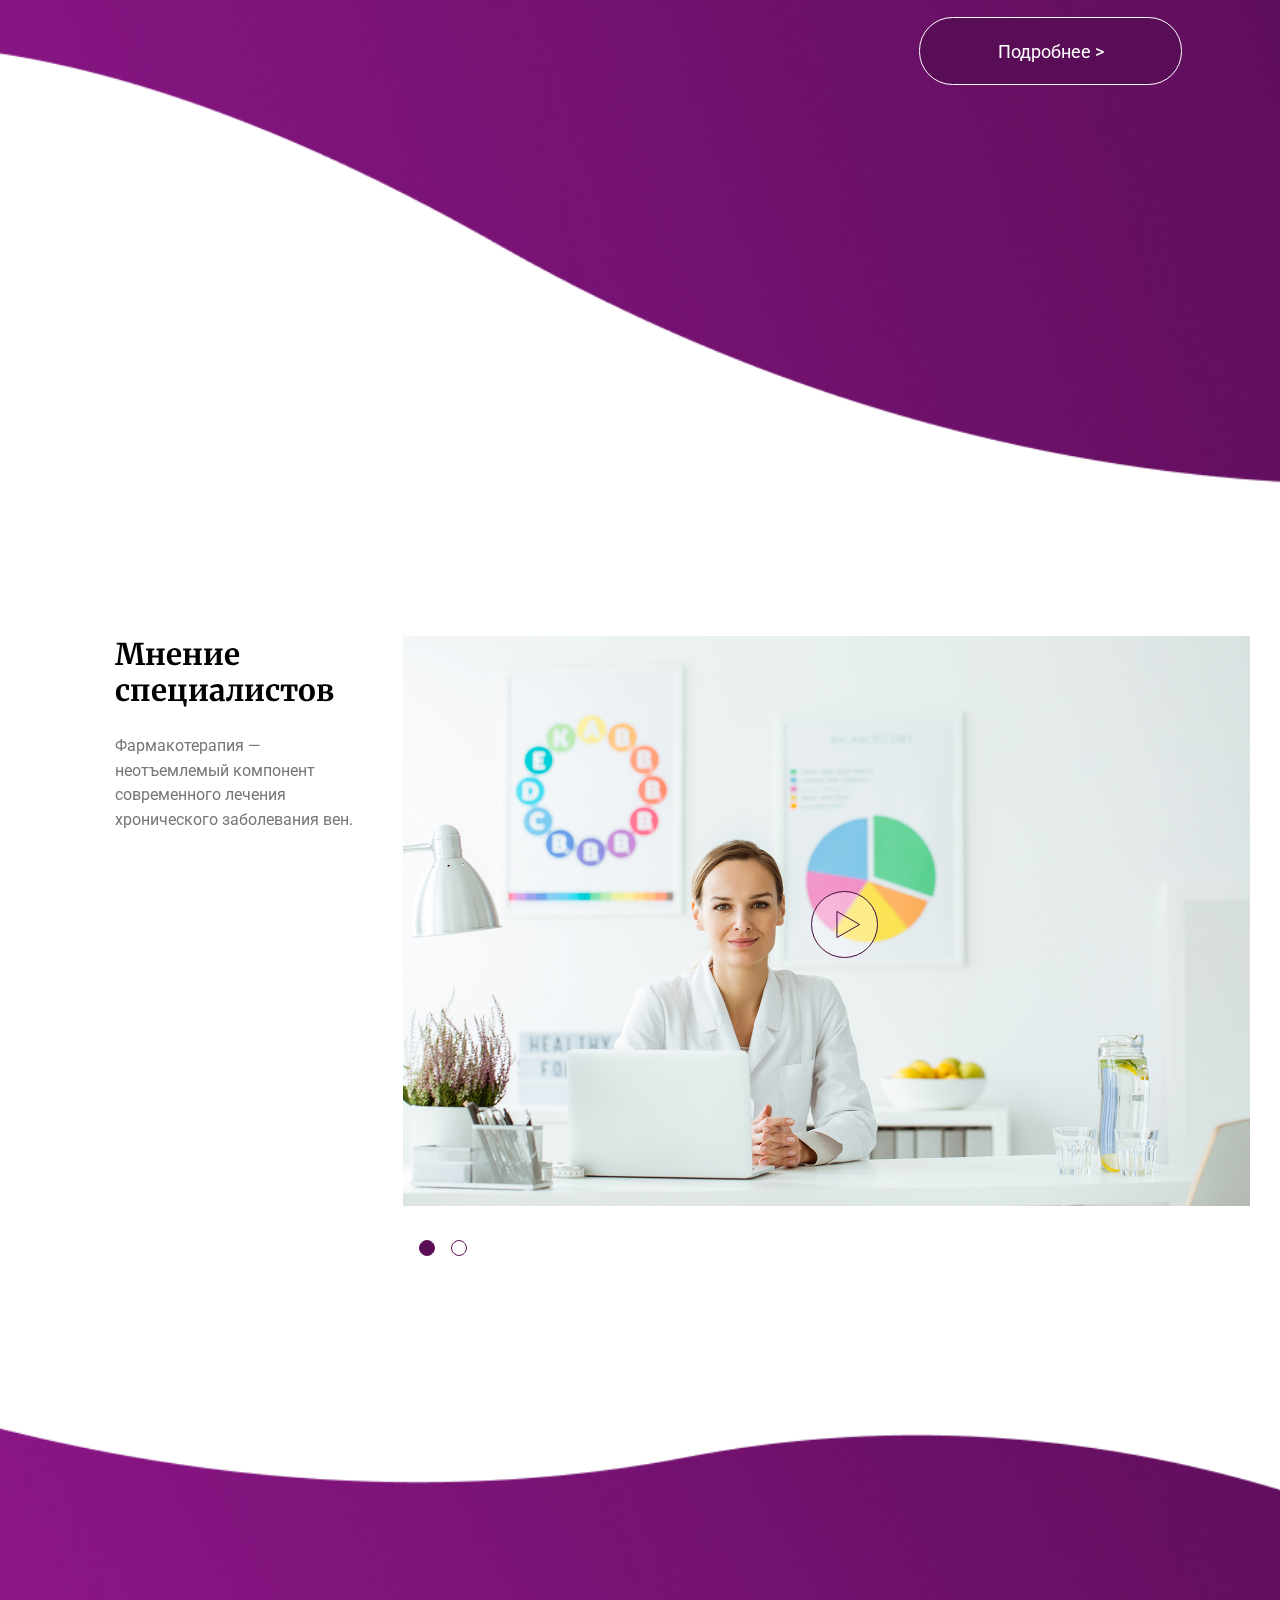
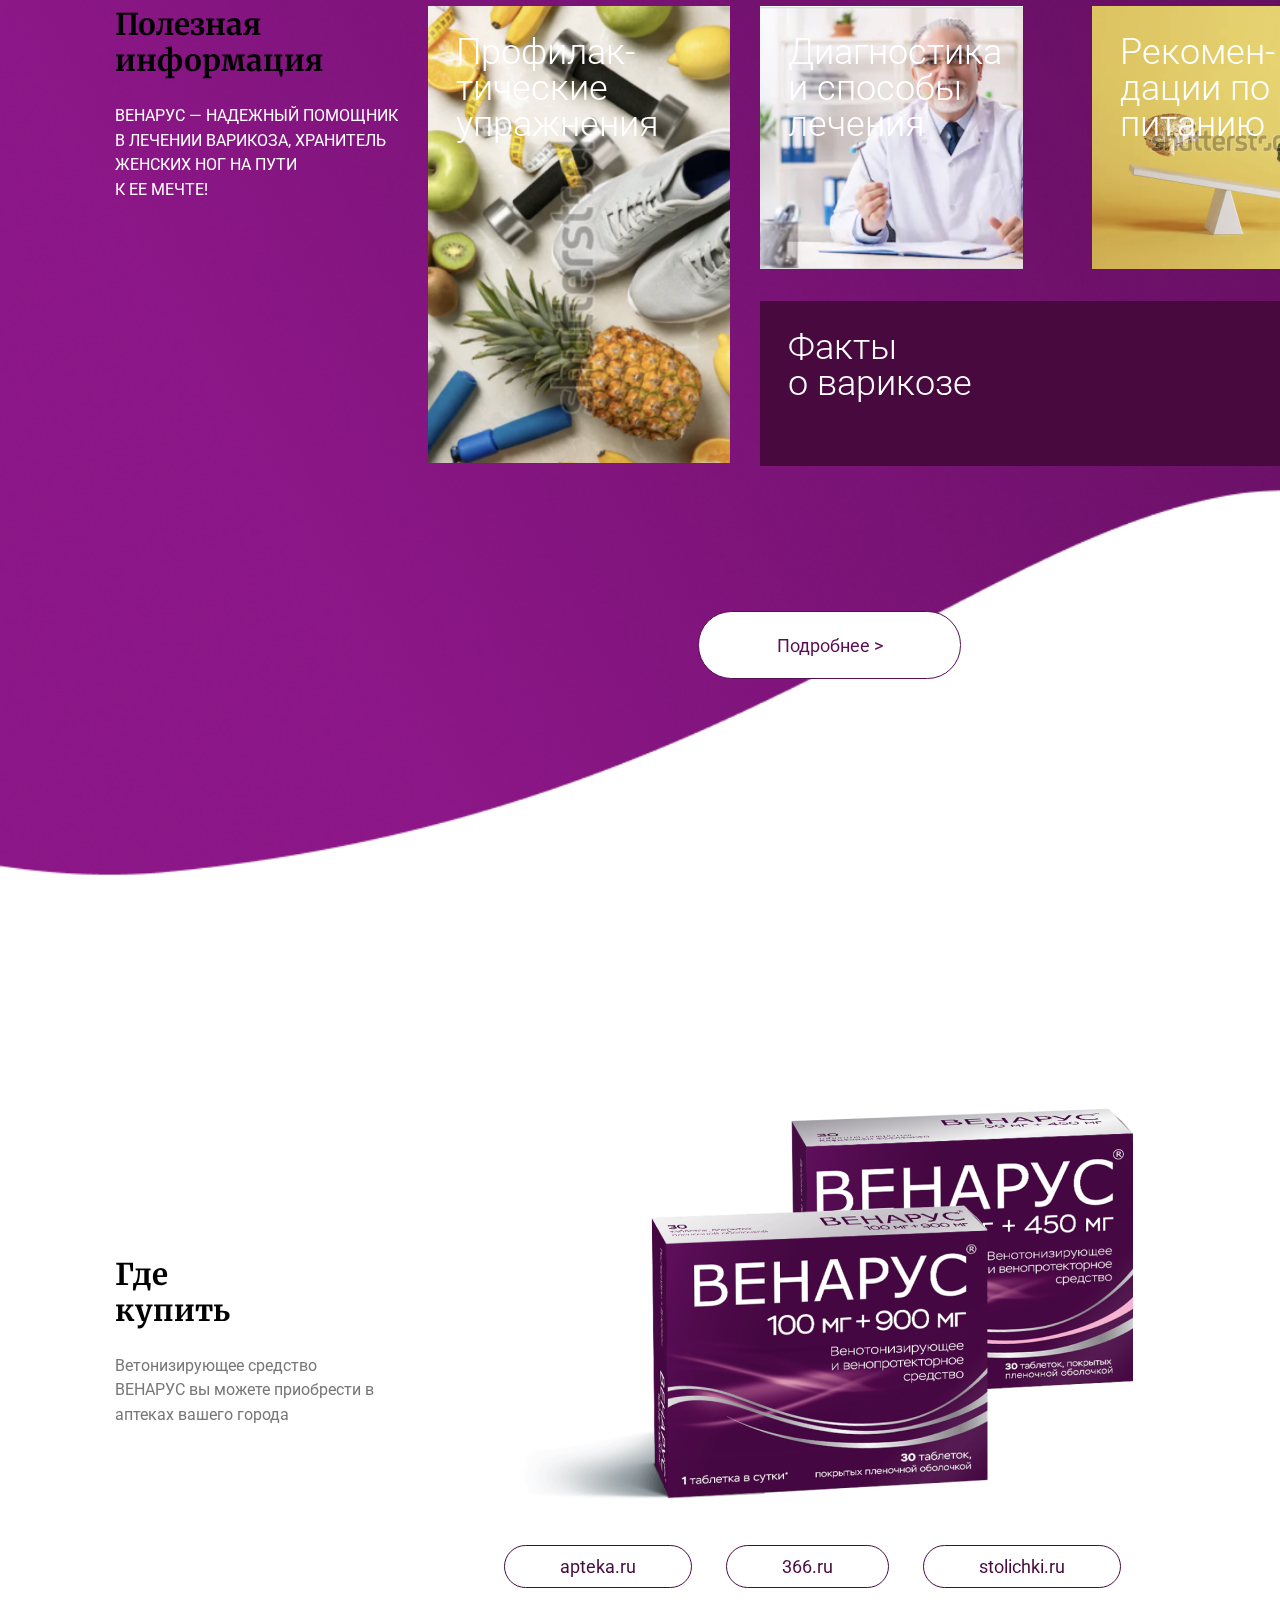
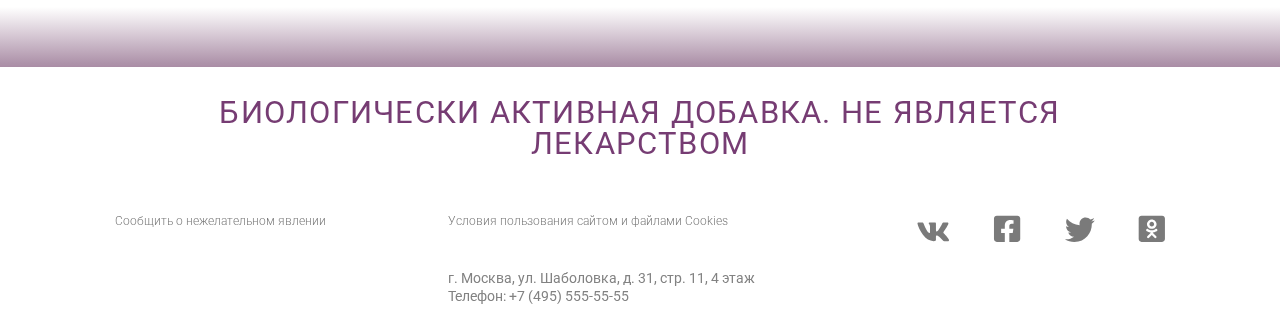
<file: vena-rus/index.html>
<!DOCTYPE html>
<html lang="en">

<head>
	<meta charset="UTF-8">
	<meta http-equiv="X-UA-Compatible" content="IE=edge">
	<meta name="viewport" content="width=device-width, initial-scale=1.0">
	<link rel="stylesheet" href="style.css">
	<link href="media-queries.css" rel="stylesheet" type="text/css">
	<title>Тест-венарус</title>
</head>

<body>
	<header class="header">
		<div class="container">
			<div class="header__main">
				<div class="header__main-logo">
					<img src="img/header-logo.svg" alt="" class="header__logo-img">
				</div>
				<div class="header__main-elements">
					<img src="img/look.svg" alt="" class="header__main-elements-images">
					<img src="img/map.svg" alt="" class="header__main-elements-images">
					<img src="img/burger.svg" alt="" id="burger-open" class="header__main-elements-images">
				</div>

			</div>
		</div>
		<div id="menu" class="header__main-menu ">
			<div class="header__main-logo">
				<img src="img/header-logo.svg" alt="" class="header__logo-img menu-logo">
				<img src="img/burger-menu-close.svg" id="menu-close" class="menu-img" alt="">
			</div>
			<ul class="header__main-menu-list">
				<li>Где купить</li>
				<li>О препарате</li>
				<li>О варикозе</li>
				<li>Решение</li>
				<li>Геморрой</li>
			</ul>
		</div>
	</header>

	<main class="main">
		<div class="container">
			<div class="main__content">
				<div class="main__content-elements">
					<div class="main__content-element-mainpage">
						<div class="main__content-element-mainpage-title">
							<h1>НАДЕЖНЫЙ <br> ПОМОЩНИК <br>
								В ЛЕЧЕНИИ<br> ВАРИКОЗА</h1>
						</div>
						<div class="main__content-element-mainpage-links">
							<div class="main__content-element-mainpage-links-icons">
								<img src="img/icon1.svg" alt="">
								<a href="#" class="main__content-element-mainpage-links-text">Схема приема</a>
							</div>
							<div class="main__content-element-mainpage-links-icons">
								<img src="img/icon2.svg" alt="">
								<a href="#" class="main__content-element-mainpage-links-text">Инструкция</a>
							</div>
							<div class="main__content-element-mainpage-links-icons">
								<img src="img/icon3.svg" alt="">
								<a href="#" class="main__content-element-mainpage-links-text">Где купить</a>
							</div>
						</div>
					</div>
					<div class="main__content-element-slider">
						<div class="slider">
							<div class="slider-line" id="slider-images">
								<img class="image-first slider-images" src="img/venarus100.png" alt="image">
								<img class="image-second slider-images" src="img/venarus50.png" alt="image">
								<img class="image-threes slider-images " src="img/venarus100.png" alt="image">
							</div>
						</div>
						<button class=" button slider-Prew" id="prew">
							❮ </button>
						<button class=" button slider-Next" id="next"> ❯ </button>
						<div class="main__content-element-btn">
							<button class="main__content-element-btn-button">
								Где купить >
							</button>
						</div>
					</div>
				</div>
			</div>
		</div>
		<div class="ocean">
			<div class="wave">
			</div>
		</div>
		<article class="action">
			<div class="action__text">
				<div class="run-text">
					<h2 class="action__text-text">получить скидку 10% >>> получить скидку 10% >>> получить
						скидку 10%
						\\\\\получить скидку 10% >>> получить скидку 10% >>> получить
						скидку 10%
						\\\\\</h2>
				</div>
			</div>
		</article>

		<section class="futures">
			<div class="container">
				<div class="futures__elements">
					<div class="futures__elements-icons">
						<div class="futures__elements-icons-blocks">
							<img src="img/futures-icon1.svg" alt="">
							<p>Доказанная эффективность</p>
						</div>
						<div class="futures__elements-icons-blocks">
							<img src="img/futures-icon2.svg" alt="">
							<p>Новая дозировка <br>
								100 мг + 900 мг</p>
						</div>
						<div class="futures__elements-icons-blocks">
							<img src="img/futures-icon3.svg" alt="">
							<p>Удобный прием. <br>
								Одна таблетка в сутки*</p>
						</div>
						<div class="futures__elements-icons-blocks-tooltip ">
							<img id="info-icon" class="futures__elements-icons-blocks-img" src="img/info-icons.svg" alt="">
							<div id="pop-up" class="pop-up disp">
								<p>Венарус показан для терапии симптомов хронических заболеваний вен (устранения
									и облегчения симптомов).</p>
							</div>
						</div>
					</div>
				</div>
				<div class="futures__advices">
					<div class="futures__advices-title">
						<h3>Комплексное действие</h3>
						<p>Венарус показан для терапии симптомов хронических заболеваний вен (устранения
							и облегчения симптомов).</p>
					</div>


					<div class="animation-decoration">

						<div class="futures__advices-content">
							<div class="futures__advices-blocks-blocks">
								<a href="#">Подробнее ></a>
								<div class="decorate-icons">
									<div class="circle">
										<img class="circle-rotation" src="img/circle-animation1.svg" alt="">
									</div>
								</div>
								<div class="futures__advices-blocks-blocks-text">
									<p>Помогает <br>
										предотвратить судороги</p>
								</div>

							</div>
							<div class="futures__advices-blocks-blocks">
								<a href="#">Подробнее ></a>
								<div class="decorate-icons">
									<div class="circle circle-decorate">
										<div class="line-one lines">
											<img src="img/line1.svg" alt="">
										</div>
										<div class="line-two lines">
											<img src="img/line2.svg" alt="">
										</div>

									</div>
								</div>
								<div class="futures__advices-blocks-blocks-text">
									<p>Способствует <br>
										снижению тяжести <br>
										в ногах</p>
								</div>
							</div>

							<div class="futures__advices-blocks-blocks">

								<a href="#">Подробнее ></a>
								<div class="decorate-icons">
									<div class="circle pulse">
										<div class="circle-big">
											<div class="circle-small"></div>
										</div>
									</div>
								</div>
								<div class="futures__advices-blocks-blocks-text">
									<p>Способствует снижению <br>
										болевых ощущений</p>
								</div>
							</div>
							<div class="futures__advices-blocks-blocks">
								<a href="#">Подробнее ></a>
								<div class="decorate-icons">
									<div class="circle">
										<div class="decorate-icon">
											<div class="circle circle-decorate">
												<div class="line-one lines ellipse-one">
													<img src="img/Ellipse1.svg" alt="">
												</div>
												<div class="line-two lines ellipse-two">
													<img src="img/Ellipse2.svg" alt="">
												</div>

											</div>
										</div>
									</div>
								</div>
								<div class="futures__advices-blocks-blocks-text">
									<p>Помогает <br>
										уменьшить отеки</p>
								</div>
							</div>
							<div class="futures__advices-blocks-blocks">
								<a href="#">Подробнее ></a>
								<div class="decorate-icons">
									<div class="circle">
										<div class="decorate-icon">
											<div class="circle circle-decorate">
												<div class="line-one lines  arrows arrow-one">
													<img src="img/strelka.svg" alt="">
												</div>
												<div class="line-one lines arrow-two">
													<img src="img/strelka.svg" alt="">
												</div>
											</div>
										</div>
									</div>
								</div>
								<div class="futures__advices-blocks-blocks-text">
									<p>Оказывает <br> ангиопротекторное <br>
										и венотонизурующее <br> действие</p>
								</div>
							</div>
						</div>

					</div>
				</div>
		</section>
		<section class="about-production">
			<div class="container">
				<div class="about-production__content">
					<h2>О производстве <br> Венарус</h2>
					<div class="about-production__content-sliderVideo">
						<div class="about-production__content-sliderVideo-slider">
							<div class="btn-play">
								<img src="img/playVideo.svg" alt="">
							</div>
							<div class="">
								<button class="button-sliderVideo">
									Подробнее >
								</button>
							</div>
						</div>
						<div class="production__button-slider">
							<button class="btn-production">
								❮ </button>
							<button class="btn-production"> ❯
							</button>
						</div>

					</div>

				</div>
			</div>
		</section>
		<section class="opinion">
			<div class="container">
				<div class="opinion__content">
					<div class="opinion__content-title">
						<h2>Мнение <br> специалистов</h2>
						<p>Фармакотерапия — <br> неотъемлемый компонент <br>современного лечения <br>хронического заболевания
							вен.</p>
					</div>
					<div class="opinion__content-slider">
						<img src="img/slider-bg.jpg" alt="">
						<div class="opinion__content-slider-btn-play btn-play">
							<img src="img/playVideo.svg" alt="">

						</div>
						<div class="dots-slider">
							<div class="dots">
								<div class="dot change-color"></div>
								<div class="dot"></div>
							</div>
						</div>
					</div>
				</div>
			</div>
		</section>
		<section class="usefell-information">
			<div class="container">
				<div class="usefell-information__content">
					<div class="usefell-information__content-title">
						<h2>Полезная <br> информация</h2>
						<p>ВЕНАРУС — НАДЕЖНЫЙ ПОМОЩНИК<br>В ЛЕЧЕНИИ ВАРИКОЗА, ХРАНИТЕЛЬ<br>ЖЕНСКИХ НОГ НА ПУТИ<br>
							К ЕЕ МЕЧТЕ!</p>
					</div>
					<div class="usefell-information__content-items">
						<div class="usefell-information__content-gallerey">
							<div class="galerey-element-one">
								<p>Профилак-<br>
									тические <br> упражнения</p>

							</div>
							<div class="galerey-element-two">
								<p>Диагностика <br>и способы <br>лечения</p>
							</div>
							<div class="galerey-element-three">
								<p>Рекомен-<br>
									дации по <br>питанию </p>
							</div>
							<div class="galerey-element-four">
								<p>Факты <br>
									о варикозе</p>
							</div>
						</div>

						<div class="">
							<button class="button-gal">
								Подробнее >
							</button>
						</div>
					</div>

				</div>
			</div>
		</section>
		<section class="buy">
			<div class="container">
				<div class="buy__content">
					<div class="buy__content-title">
						<div class="buy__content-title-text">
							<h2>Где <br> купить </h2>
							<p>Ветонизирующее средство <br> ВЕНАРУС вы можете приобрести в <br> аптеках вашего города</p>
						</div>
					</div>
					<div class="buy__content-images">
						<div class="buy__content-images-img">
							<img class="img img-first" src="img/venarus50.png" alt="image">
							<img class="img img-two" src="img/venarus100.png" alt="image">
						</div>
						<div class="buy__content-images-butons">
							<a href="#">apteka.ru</a>
							<a href="#">366.ru</a>
							<a href="#">stolichki.ru</a>
						</div>
					</div>

				</div>
			</div>
			<div class="buy__decoration"></div>
		</section>
	</main>
	<footer class="footer">
		<div class="container">
			<div class="footer__elements">
				<div class="footer__elements__title">
					<p>БИОЛОГИЧЕСКИ АКТИВНАЯ ДОБАВКА. НЕ ЯВЛЯЕТСЯ ЛЕКАРСТВОМ</p>
				</div>
				<div class="footer__elements__info">
					<div class="footer__info-text">
						<p>Сообщить о нежелательном явлении</p>
					</div>
					<div class="footer__info-adres">
						<p>Условия пользования сайтом и файлами Cookies</p>
						<p class="footer__info-adres-text">г. Москва, ул. Шаболовка, д. 31, стр. 11, 4 этаж <br>
							Телефон: +7 (495) 555-55-55</p>
					</div>
					<div class="footer__info-social-network">
						<a href="#"> <img class="network-icons" src="img/vk.svg" alt=""></a>
						<a href="#"><img class="network-icons" src="img/fb.svg" alt=""></a>
						<a href="#"><img class="network-icons" src="img/twitter.svg" alt=""></a>
						<a href="#"> <img class="network-icons" src="img/ok.svg" alt=""></a>
					</div>
				</div>
			</div>
		</div>
	</footer>
	<script src="js/app.js"></script>
</body>

</html>
</file>
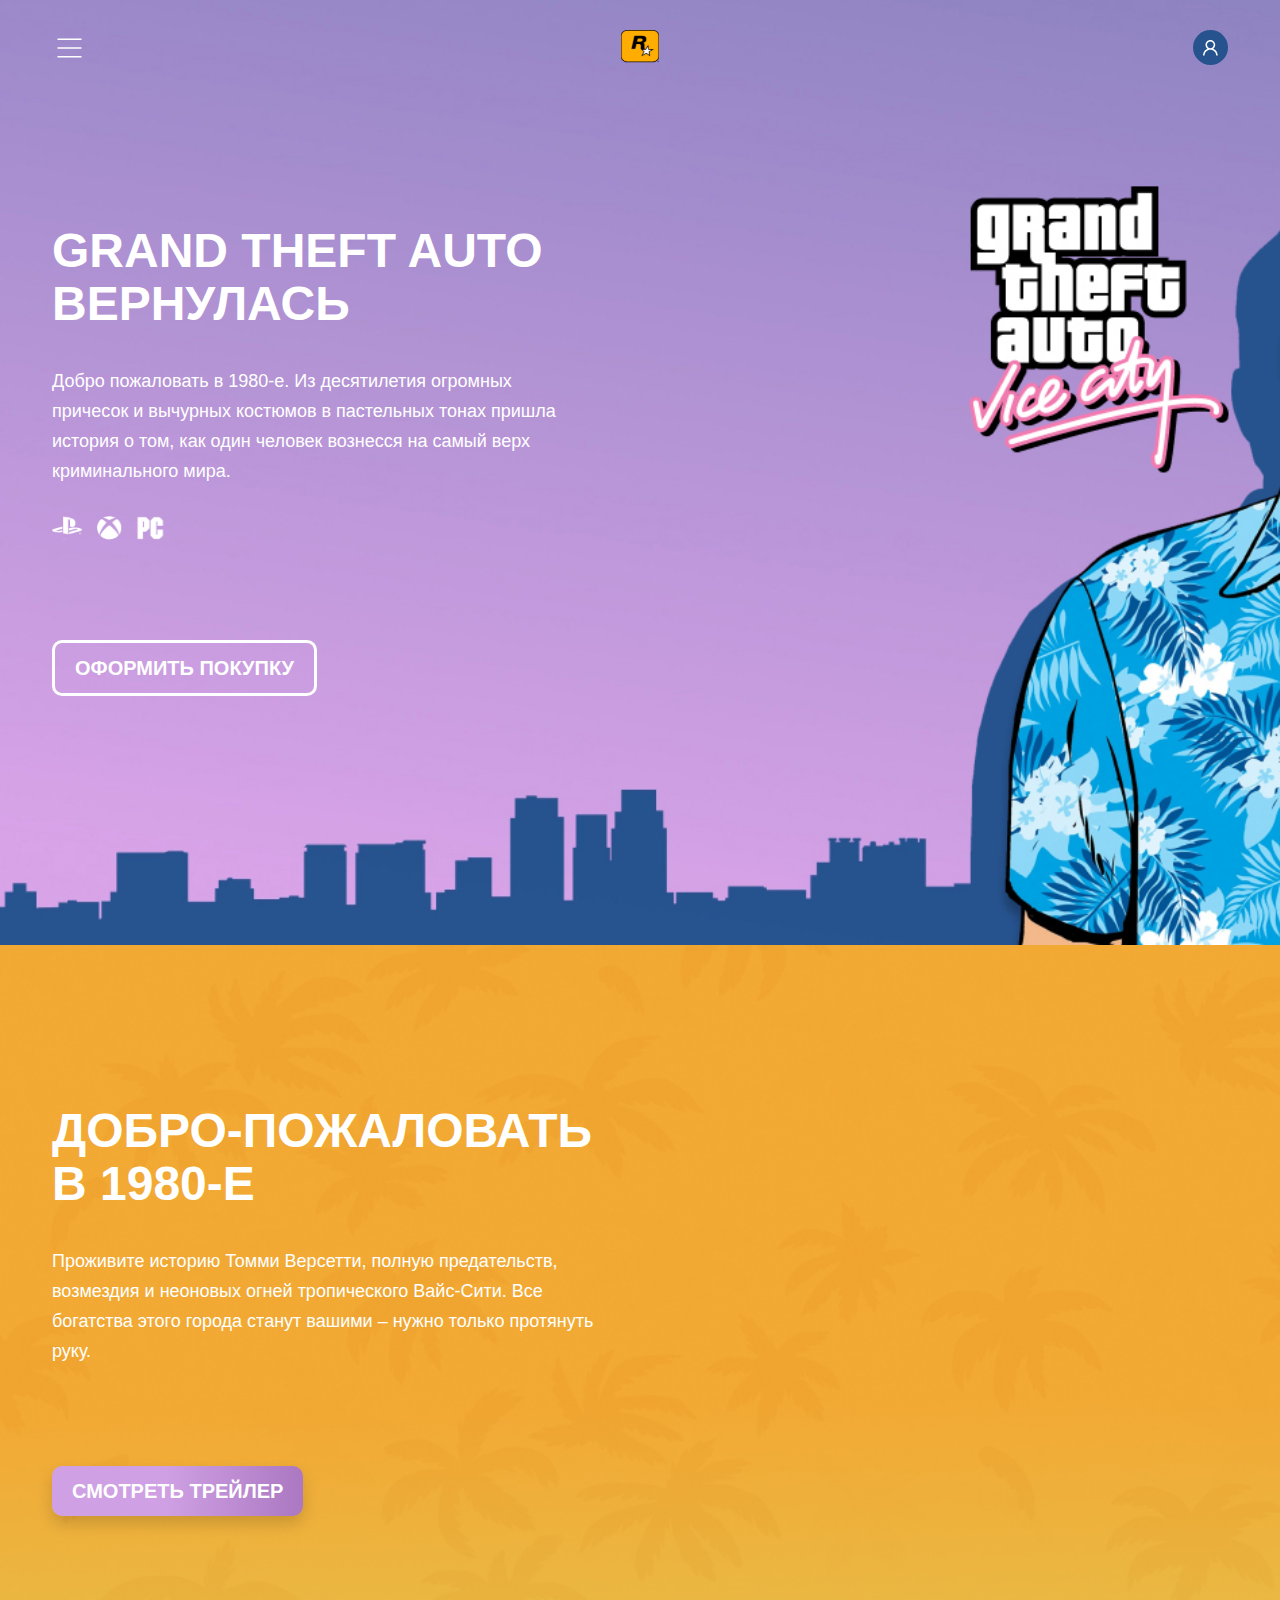
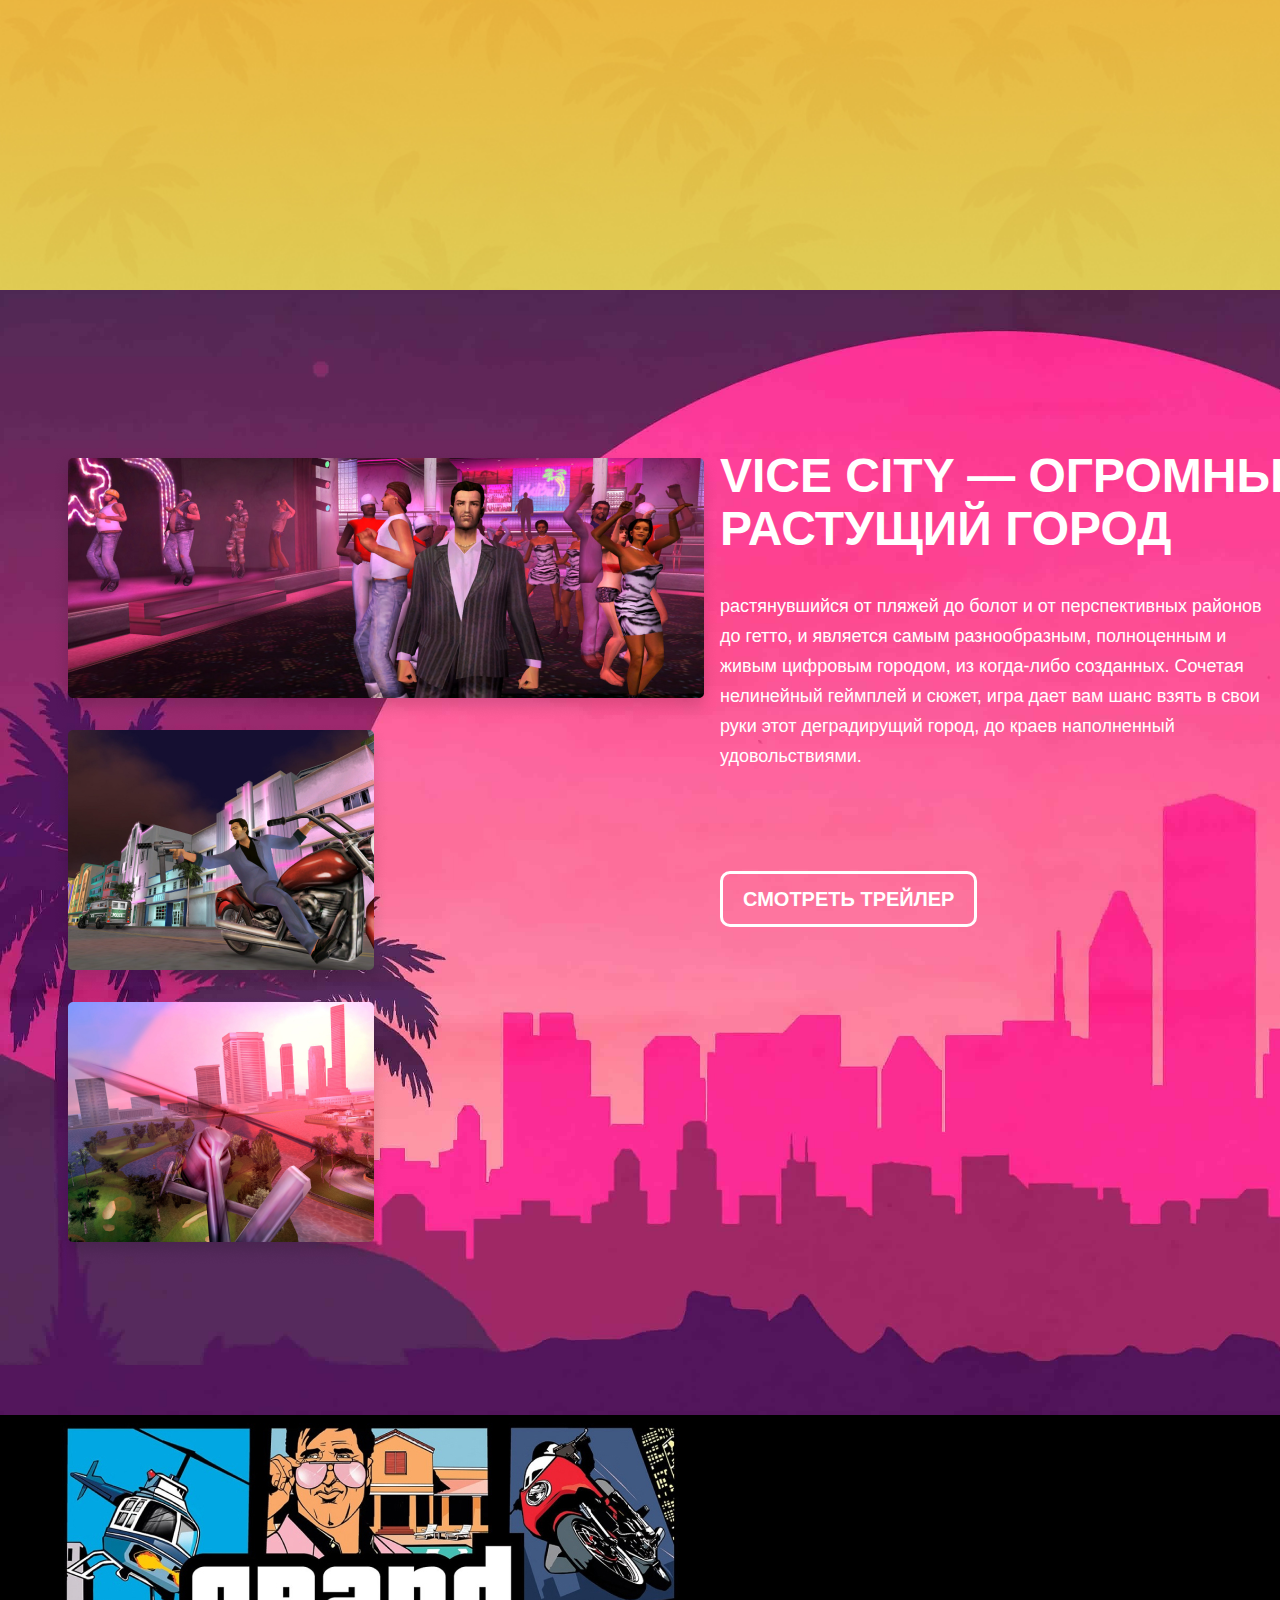
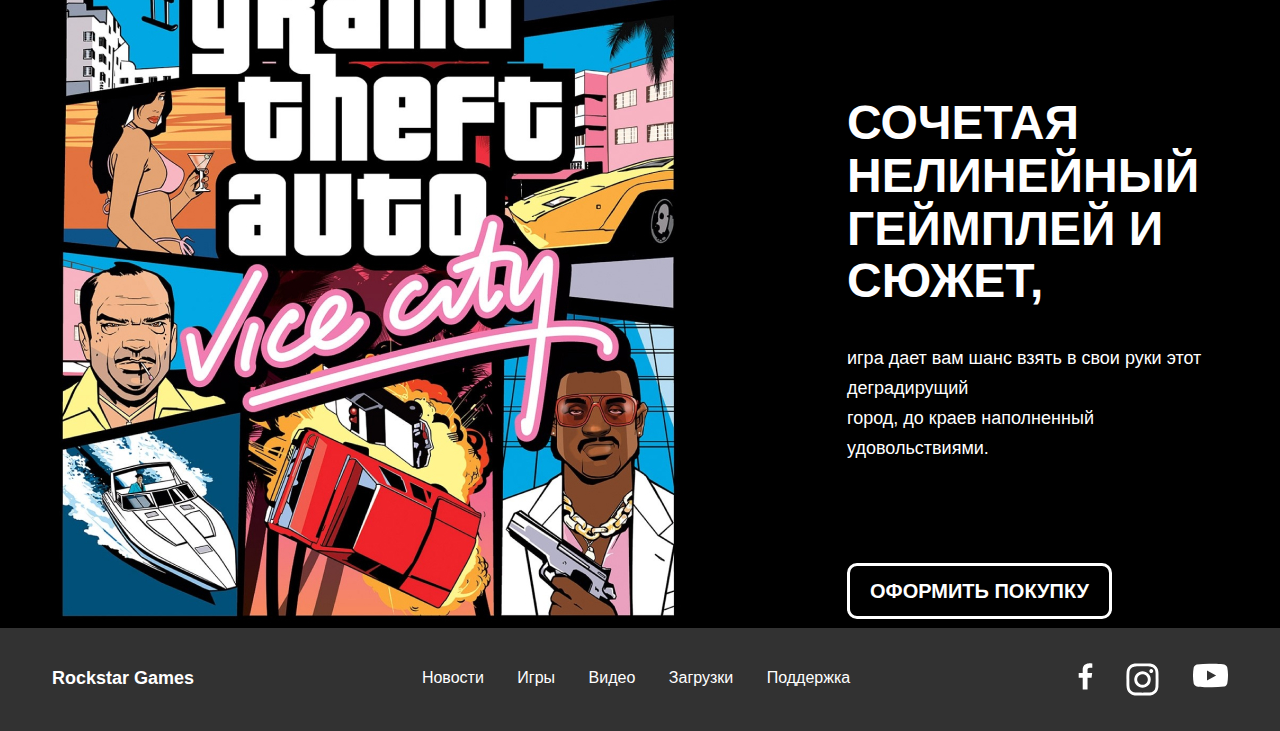
<file: vice-city/index.html>
<!DOCTYPE html>
<html lang="en">

<head>
	<meta charset="UTF-8">
	<meta http-equiv="X-UA-Compatible" content="IE=edge">
	<meta name="viewport" content="width=device-width, initial-scale=1.0">
	<link rel="stylesheet" href="style.css">
	<link rel="preconnect" href="https://fonts.googleapis.com">
	<link rel="preconnect" href="https://fonts.gstatic.com" crossorigin>
	<link
		href="https://fonts.googleapis.com/css2?family=Manrope:wght@200;400;700&family=Open+Sans:wght@300;600&display=swap"
		rel="stylesheet">
	<link href="media-queries.css" rel="stylesheet" type="text/css">
	<title>Vice-city</title>
</head>

<body>
	<div class="wrap">
		<div id="menu" class="burger-slide disp">
			<a class='nav-item' href="#">Новости</a>
			<a class='nav-item' href="#">Игры</a>
			<a class='nav-item' href="#">Видео</a>
			<a class='nav-item' href="#">Social Club</a>
			<a class='nav-item' href="#">Launcher</a>
			<a class='nav-item' href="#">Store</a>
		</div>
		<div class="container">
			<header class="header">
				<div class="burger-menu">
					<button id="burger" class="burger-bg">
						<img class="burger-img" src="img/menu-hamburger.svg" alt=" menu">
					</button>
				</div>

				<a class="rc" href="https://www.rockstargames.com/ru/?."><img src="img/Rockstar_Games_Logo 1.svg"
						alt="Logo"></a>
				<button class="login">
					<img src="img/account.svg" alt="account">
				</button>

			</header>
			<section class="main-page">
				<div class="title">
					<h2>Grand Theft Auto вернулась</h2>
					<p>Добро пожаловать в 1980-е. Из десятилетия огромных <br>причесок и вычурных костюмов в пастельных тонах
						пришла история о том, как один человек вознесся на самый верх криминального мира.
					</p>
					<img class="platform-img" src="img/platform.svg" alt="">
					<button class="buy-btn">Оформить покупку</button>
					<img class="adaptiv" src="img/bga.jpg" alt="">
				</div>

			</section>
		</div>
	</div>
	<section class="trailer">
		<div class="container">
			<div class="items">
				<div class="title">
					<h2>Добро-пожаловать в
						1980-E</h2>
					<p>Проживите историю Томми Версетти, полную предательств, возмездия и неоновых огней тропического
						Вайс-Сити.
						Все богатства этого города станут вашими – нужно только протянуть руку.
					</p>
					<button class="trailer-btn">Смотреть трейлер</button>
				</div>
				<iframe class="video" width="560" height="315" src="https://www.youtube.com/embed/6ncnCwSMR48"
					title="YouTube video player" frameborder="0"
					allow="accelerometer; autoplay; clipboard-write; encrypted-media; gyroscope; picture-in-picture"
					allowfullscreen></iframe>
			</div>
		</div>
	</section>
	<section class="third-screen">
		<div class="container">
			<div class="items">
				<div class="gallery">
					<img class="gal-img" src="img/img1.png" alt="">
					<img class="gal-img" src="img/img2.png" alt="">
					<img class="gal-imgs" src="img/img3.png" alt="">
				</div>
				<div class="title-third">
					<h2>Vice City — огромный <br> растущий город</h2>
					<p>растянувшийся от пляжей до болот и от перспективных районов до гетто, и является самым
						разнообразным, полноценным и живым цифровым городом, из когда-либо созданных. Сочетая нелинейный
						геймплей и сюжет, игра дает вам шанс взять в свои руки этот деградирущий город, до краев
						наполненный удовольствиями.
					</p>
					<button class="buy-btn">Смотреть трейлер</button>
				</div>
			</div>
	</section>
	<section class="four-screen">
		<div class="container">
			<div class="items">
				<div class="images">
					<img src="img/gta.jpg" alt="">
				</div>
				<div class="title-four">
					<h2>Сочетая нелинейный геймплей и сюжет,</h2>
					<p>игра дает вам шанс взять в свои руки этот деградирущий <br> город, до краев наполненный
						удовольствиями.
					</p>
					<button class="buy-button">Оформить покупку</button>
				</div>
			</div>
		</div>
	</section>
	<footer class="footer">
		<div class="container">
			<div class="footer-wrap">
				<h2>Rockstar Games</h2>
				<div class="link">
					<a href="#">Новости</a>
					<a href="#">Игры</a>
					<a href="#">Видео</a>
					<a href="#">Загрузки</a>
					<a href="#">Поддержка</a>
				</div>
				<div class="icons">
					<a href="#"><img src="img/fb.svg" alt=""></a>
					<a href="#"><img src="img/inst.svg" alt=""></a>
					<a href="#"><img src="img/yt.svg" alt=""></a>
				</div>
			</div>
		</div>
	</footer>
	<script src="js/app.js"></script>
</body>

</html>
</file>
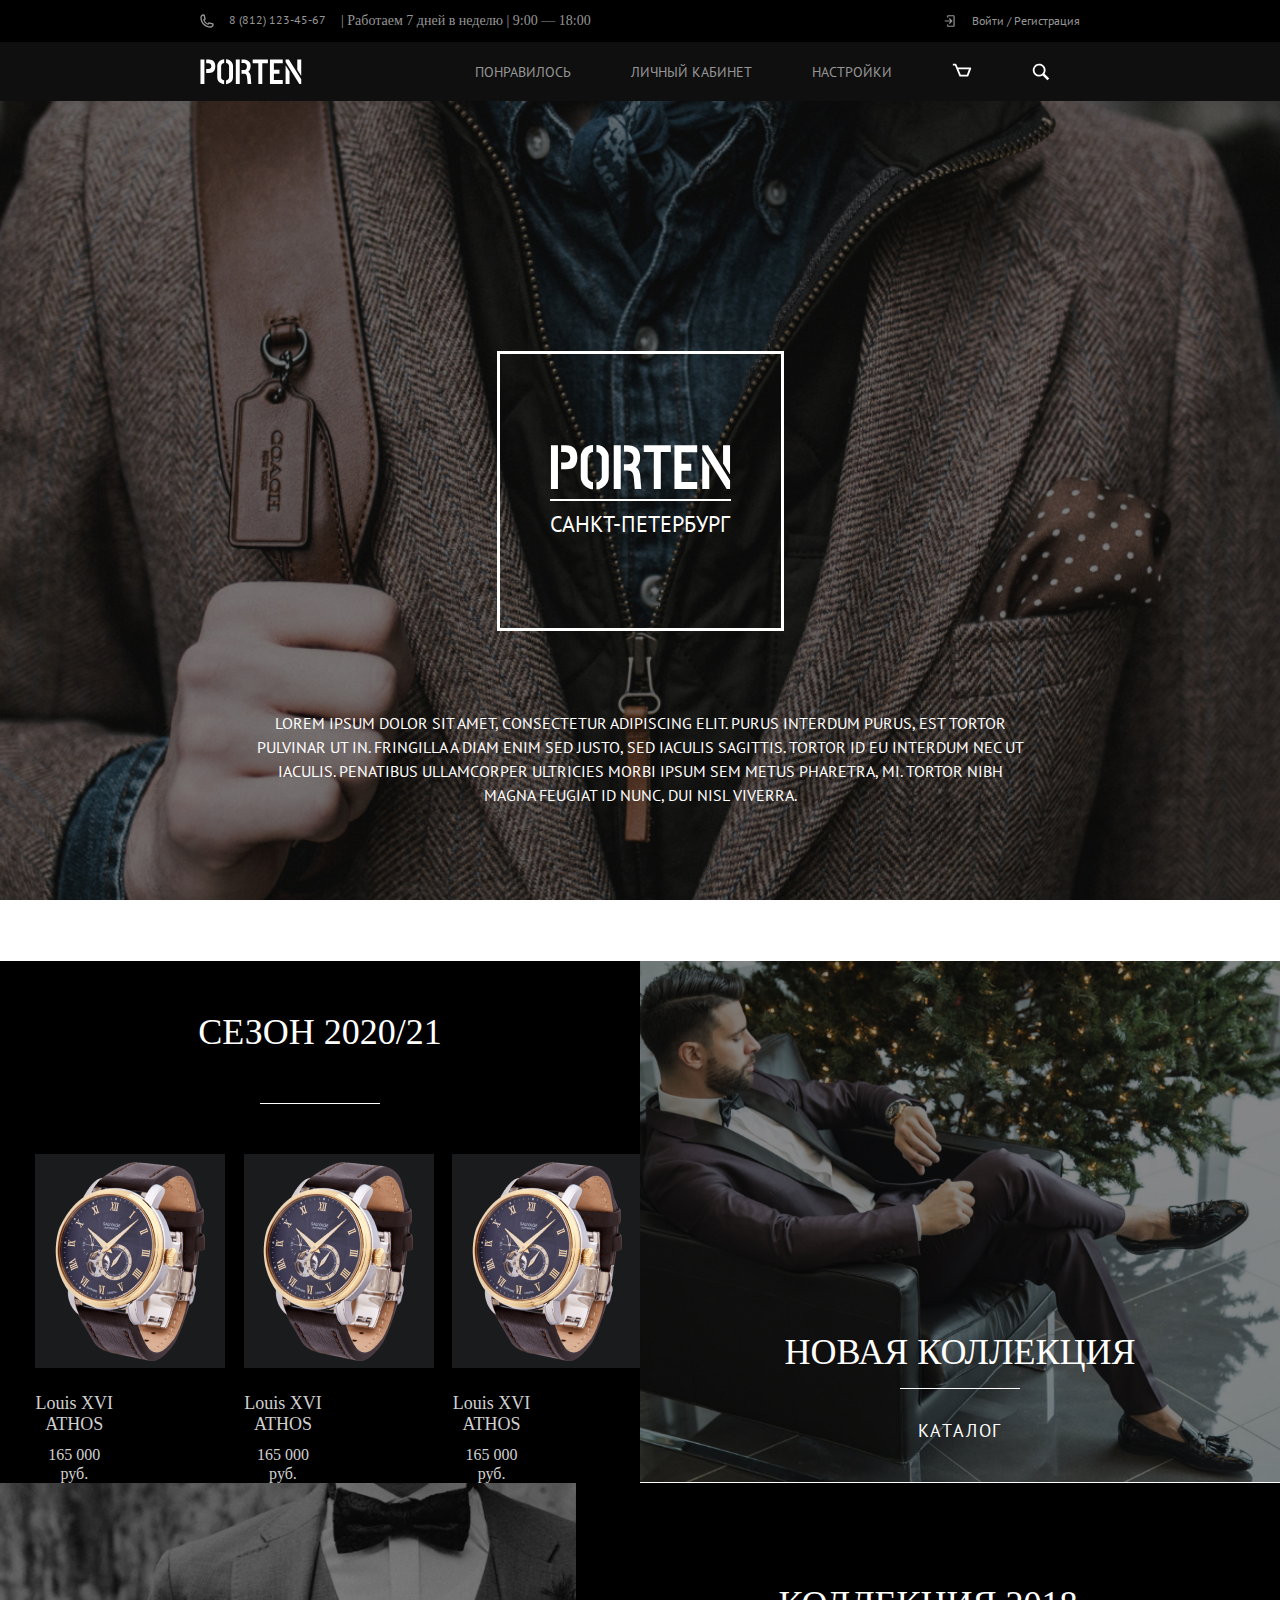
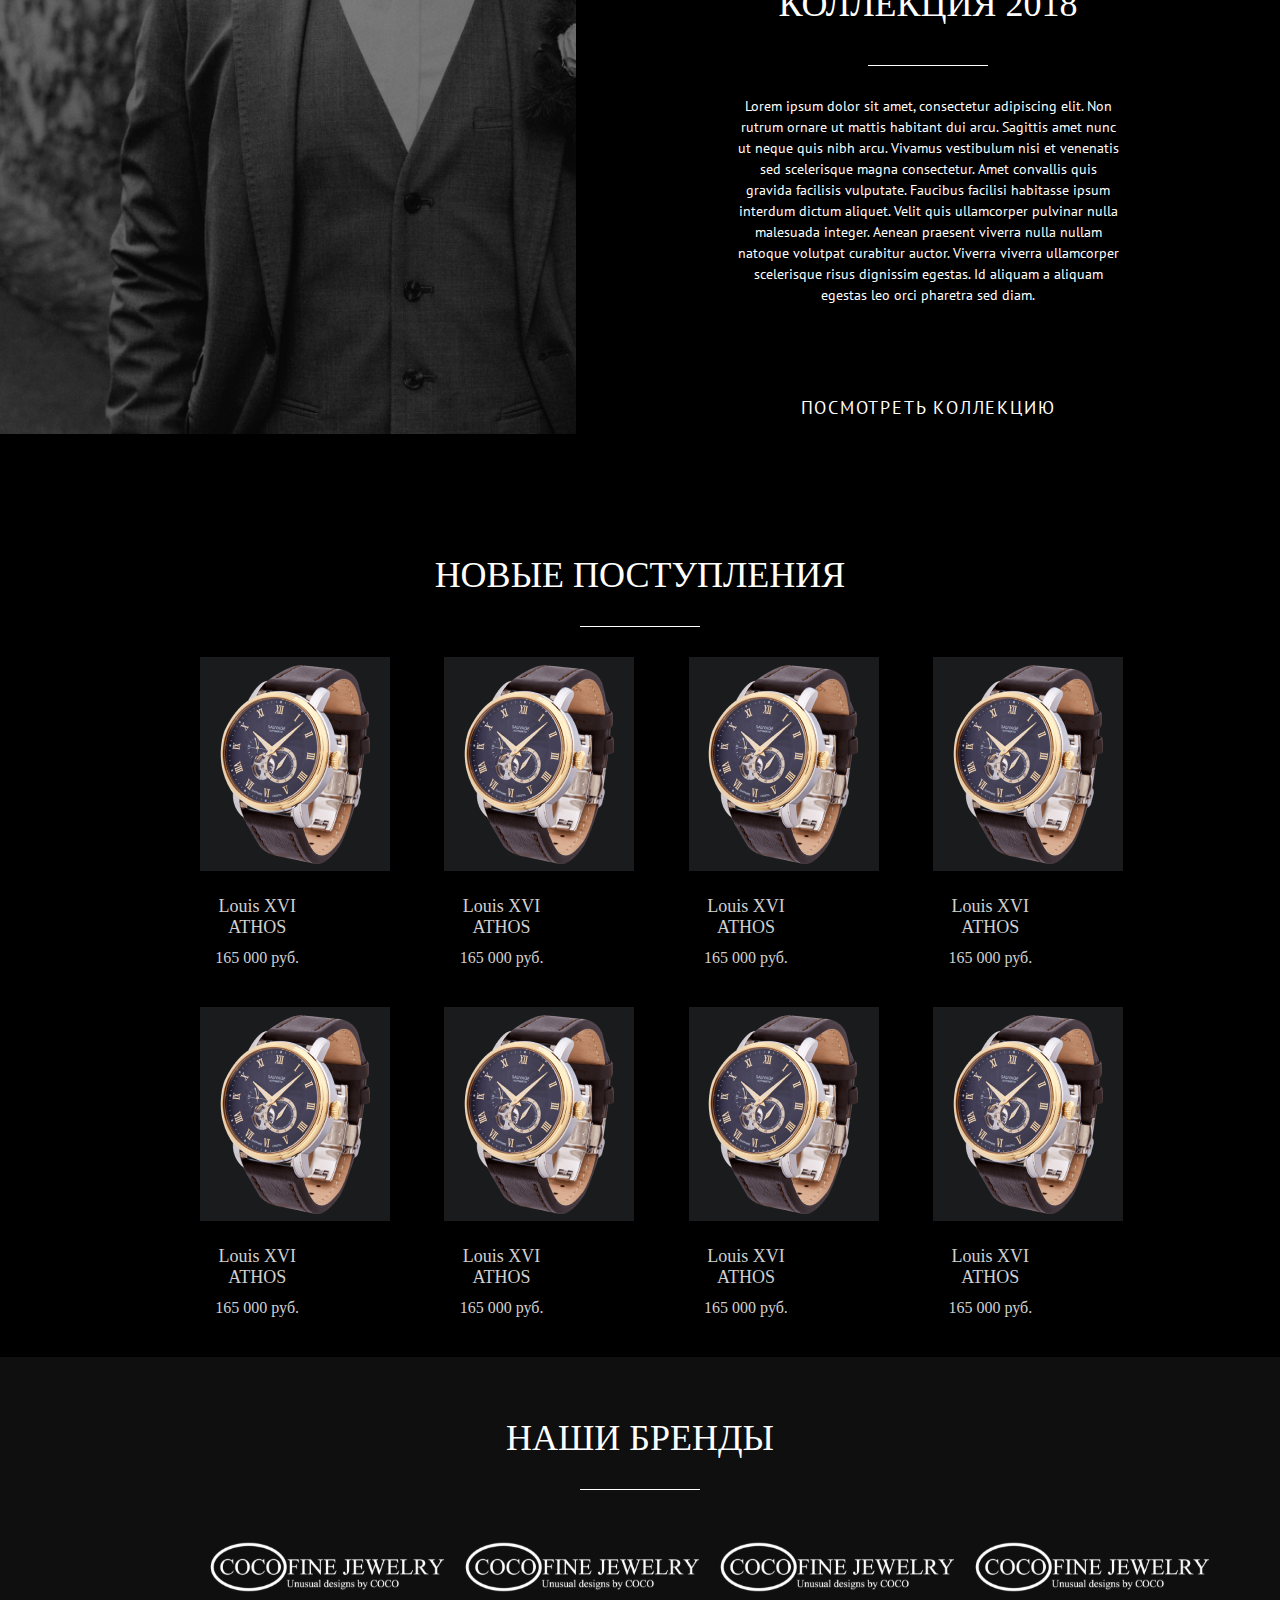
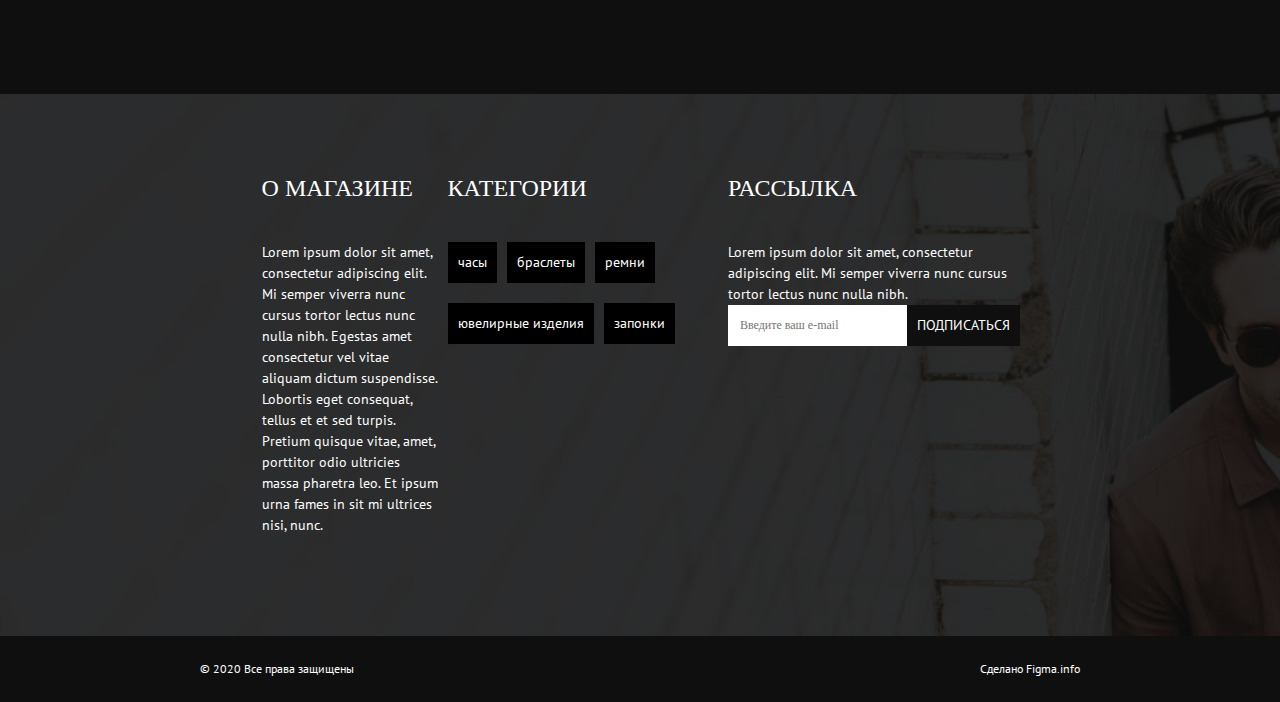
<file: мужской магазин/index.html>
<!DOCTYPE html>
<html lang="en">

<head>
	<meta charset="UTF-8">
	<meta http-equiv="X-UA-Compatible" content="IE=edge">
	<meta name="viewport" content="width=device-width, initial-scale=1.0">
	<link href="style.css" rel="stylesheet">
	<link href="media-queries.css" rel="stylesheet" type="text/css">
	<link rel="preconnect" href="https://fonts.googleapis.com">
	<link rel="preconnect" href="https://fonts.gstatic.com" crossorigin>
	<link
		href="https://fonts.googleapis.com/css2?family=Open+Sans:ital,wght@0,400;0,500;0,600;0,700;1,300&family=PT+Sans&family=Tinos:wght@400;700&display=swap"
		rel="stylesheet">
	<title>Мужской магазин</title>
</head>

<body>
	<header>
		<div class="header">
			<div class="header-holder-up">
				<div class="container">
					<div class="header_up">
						<div class="header_info">
							<img class="phone-img" src="img/phone.svg" alt="">
							<a class="tell-text" href="tel: 8-812-123-45-67">8 (812) 123-45-67</a>
							<div class="header_title"> | Работаем 7 дней в неделю | 9:00 — 18:00 </div>
						</div>
						<div class="registration">
							<div class="enter-image">
								<img class="img-reg" src="img/exit.svg" alt="">

							</div>
							<div class="registratin-text"><a class="reg-text" href="#">Войти / Регистрация</a></div>
						</div>
					</div>
				</div>
			</div>
			<div class="header-holder-down">
				<div class="container">
					<div class="header_down">
						<div class="logo">
							<div class="logo_image">
								<img src="img/header-logo.svg" alt="">
							</div>
						</div>
						<nav class="nav">
							<div class="btn"><a class="nav_link" href="#">понравилось</a></div>
							<div class="btn"><a class="nav_link" href="#">личный кабинет</a></div>
							<div class="btn"><a class="nav_link" href="#">настройки</a></div>
							<div class="btn"><a class="nav_link" href="#"><img src="img/cart.svg" alt=""></a></div>
							<div class="btn"><a class="nav_link" href="#"><img src="img/searc.svg" alt=""></a></div>
						</nav>
						<div class="burger-menu">
							<button id="burger" class="menu-open">
								<img src="img/icons848.png" alt="Open menu">
							</button>

							<div id="menu" class="burger-slide disp">
								<div class="btn"><a class="nav_link" href="#">понравилось</a></div>
								<div class="btn"><a class="nav_link" href="#">личный кабинет</a></div>
								<div class="btn"><a class="nav_link" href="#">настройки</a></div>
							</div>
						</div>
					</div>
				</div>
			</div>

		</div>
	</header>
	<main>
		<div class="logo_page">
			<div class="page_info">
				<div class="prev">
					<img src="img/PORTEN.svg" alt="">
					<div class="title">санкт-петербург</div>
				</div>
			</div>
			<div class="desc">
				<div class="desc_text">
					Lorem ipsum dolor sit amet, consectetur adipiscing elit. Purus interdum purus, est tortor pulvinar ut in.
					Fringilla a diam enim sed justo, sed iaculis sagittis. Tortor id eu interdum nec ut iaculis. Penatibus
					ullamcorper ultricies morbi ipsum sem metus pharetra, mi. Tortor nibh magna feugiat id nunc, dui nisl
					viverra.
				</div>
			</div>
		</div>
		<section>
			<div class="collection-and-seasons">
				<div class="season">
					<div class="season_title">СЕЗОН 2020/21</div>
					<div class="line">
						<img class="line-img" src="img/Line 2.svg" alt="">
					</div>
					<div class="season_items">
						<div class="clock">
							<div class="img-item">
								<img class="clock_image" src="img/clock.png" alt="">
							</div>
							<div class="img_title">Louis XVI ATHOS</div>
							<div class="img_text">165 000 руб. </div>
						</div>
						<div class="clock">
							<div class="img-item">
								<img class="clock_image" src="img/clock.png" alt="">
							</div>
							<div class="img_title">Louis XVI ATHOS</div>
							<div class="img_text">165 000 руб. </div>
						</div>
						<div class="clock">
							<div class="img-item">
								<img class="clock_image" src="img/clock.png" alt="">
							</div>
							<div class="img_title">Louis XVI ATHOS</div>
							<div class="img_text">165 000 руб. </div>
						</div>


					</div>
				</div>
				<div class="collection">
					<div class="collection-info">
						<div class="collection-title">Новая коллекция</div>
						<div class="collection-line">
							<img src="img/Line 2.svg" alt="">
						</div>
						<div class='buton'>
							<a class='button' href="#">Каталог</a>
						</div>
					</div>
				</div>
			</div>

		</section>
		<section>
			<div class="catalog">
				<div class="suit">

				</div>
				<div class="catalog-2018">
					<div class="catalog-title">коллекция 2018</div>
					<div class="catalog-line">
						<img src="img/Line 2.svg" alt="">
					</div>
					<div class="catalog-desc">Lorem ipsum dolor sit amet, consectetur adipiscing elit. Non rutrum ornare ut
						mattis habitant dui arcu. Sagittis amet nunc ut neque quis nibh arcu. Vivamus vestibulum nisi et
						venenatis sed scelerisque magna consectetur. Amet convallis quis gravida facilisis vulputate. Faucibus
						facilisi habitasse ipsum interdum dictum aliquet. Velit quis ullamcorper pulvinar nulla malesuada
						integer. Aenean praesent viverra nulla nullam natoque volutpat curabitur auctor. Viverra viverra
						ullamcorper scelerisque risus dignissim egestas. Id aliquam a aliquam egestas leo orci pharetra sed
						diam. </div>
					<div class="catalog-btn">
						<a class="button" href="#">посмотреть коллекцию</a>
					</div>
				</div>
			</div>
		</section>
		<section>
			<div class="New_Arrivals">
				<div class="container">
					<div class="arivals">
						<div class="arivals_title">
							новые поступления
						</div>
						<div class="arivals_line">
							<img src="img/Line 2.svg" alt="">
						</div>
						<div class="clock-item">
							<div class="clock">
								<div class="img-item">
									<img class="clock_image" src="img/clock.png" alt="">
								</div>
								<div class="img_title">Louis XVI ATHOS</div>
								<div class="img_text">165 000 руб. </div>
							</div>
							<div class="clock">
								<div class="img-item">
									<img class="clock_image" src="img/clock.png" alt="">
								</div>
								<div class="img_title">Louis XVI ATHOS</div>
								<div class="img_text">165 000 руб. </div>
							</div>
							<div class="clock">
								<div class="img-item">
									<img class="clock_image" src="img/clock.png" alt="">
								</div>
								<div class="img_title">Louis XVI ATHOS</div>
								<div class="img_text">165 000 руб. </div>
							</div>
							<div class="clock">
								<div class="img-item">
									<img class="clock_image" src="img/clock.png" alt="">
								</div>
								<div class="img_title">Louis XVI ATHOS</div>
								<div class="img_text">165 000 руб. </div>
							</div>
						</div>
						<div class="clock-item">
							<div class="clock">
								<div class="img-item">
									<img class="clock_image" src="img/clock.png" alt="">
								</div>
								<div class="img_title">Louis XVI ATHOS</div>
								<div class="img_text">165 000 руб. </div>
							</div>
							<div class="clock">
								<div class="img-item">
									<img class="clock_image" src="img/clock.png" alt="">
								</div>
								<div class="img_title">Louis XVI ATHOS</div>
								<div class="img_text">165 000 руб. </div>
							</div>
							<div class="clock">
								<div class="img-item">
									<img class="clock_image" src="img/clock.png" alt="">
								</div>
								<div class="img_title">Louis XVI ATHOS</div>
								<div class="img_text">165 000 руб. </div>
							</div>
							<div class="clock">
								<div class="img-item">
									<img class="clock_image" src="img/clock.png" alt="">
								</div>
								<div class="img_title">Louis XVI ATHOS</div>
								<div class="img_text">165 000 руб. </div>
							</div>
						</div>
					</div>
				</div>
			</div>
		</section>
		<section>
			<div class="our_brends">
				<div class="container">
					<div class="brends">
						<div class="brends_title">наши бренды</div>
						<div class="brends_line">
							<img src="img/Line 2.svg" alt="">

						</div>
						<div class="brends_image">
							<img src="img/brends.svg" alt="">
							<img src="img/brends.svg" alt="">
							<img src="img/brends.svg" alt="">
							<img src="img/brends.svg" alt="">
						</div>
					</div>

				</div>
			</div>
		</section>
		<section>
			<div class="info">
				<div class="container">
					<div class="info_blocks">
						<div class="shop">
							<div class="shops_title">О магазине</div>
							<div class="shops_desc">Lorem ipsum dolor sit amet, consectetur adipiscing elit. Mi semper viverra
								nunc cursus tortor lectus nunc nulla nibh. Egestas amet consectetur vel vitae aliquam dictum
								suspendisse. Lobortis eget consequat, tellus et et sed turpis. Pretium quisque vitae, amet,
								porttitor odio ultricies massa pharetra leo. Et ipsum urna fames in sit mi ultrices nisi, nunc.
							</div>

						</div>
						<div class="category">
							<div class="category_title">Категории</div>
							<div class="category-btn_up">
								<a class="cat-btn" href="#">часы</a>
								<a class="cat-btn" href="#">браслеты</a>
								<a class="cat-btn" href="#">ремни</a>
							</div>
							<div class="category-btn_down">
								<a class="cat-btn" href="#">ювелирные изделия</a>
								<a class="cat-btn" href="#">запонки</a>
							</div>
						</div>
						<div class="Mailing">
							<div class="Mailing_title">РАссылка</div>
							<div class="Mailing_desc">
								Lorem ipsum dolor sit amet, consectetur adipiscing elit. Mi semper viverra nunc cursus tortor
								lectus nunc nulla nibh.
							</div>
							<div class="link">
								<input class="input_email" type="text" name="name" placeholder="Введите ваш e-mail">
								<div class="link_butn">
									<a class="link-a" href="#">ПОДПИСАТЬСЯ</a>
								</div>
							</div>
						</div>
					</div>
				</div>
			</div>
		</section>
	</main>
	<footer class="footer">
		<div class="container">
			<div class="footer_text">
				<p>
					© 2020 Все права защищены
				</p>
				<p>
					Сделано Figma.info
				</p>
			</div>
		</div>
	</footer>
	<script src="js/app.js"></script>
</body>

</html>
</file>
<file: 1777/main.css>
@import url(style.css);
@import url(media-queries.css);
@import url(mobile.css);
</file>
<file: aperture/style.css>
@charset "UTF-8";

.nav-text,
.title-main>h3,
.title-main>h1,
.icon-item,
.title>h2,
.title-block>h2,
.title-second>h3,
.gear-title>h2,
.sub-title>h2 {
	font-family: 'Poppins';
	font-style: normal;
	font-weight: 400;
	font-size: 14px;
	line-height: 59px;
	color: #FFFFFF;
}

.title-main>p,
.title>p,
.title-block>p,
.title-second>p,
.gear-title>h3,
.gear-title>p,
.taps-logo>p,
.column1>p,
.column2>p,
.sub-title>p,
.footer-items>p {
	font-family: 'Poppins';
	font-style: normal;
	font-weight: 400;
	font-size: 13px;
	line-height: 20px;
	color: #C0C0C0;
}

.btn {
	padding: 9px 20px;
	margin-top: 10px;
	margin-bottom: 30px;
	border-radius: 14px;
	background-color: #fff;
	font-family: 'Poppins';
	line-height: 20px;
	font-size: 15px;
	font-weight: 400;
}

/*Обнуление*/
* {
	padding: 0;
	margin: 0;
	border: 0;
}

*,
*:before,
*:after {
	-moz-box-sizing: border-box;
	-webkit-box-sizing: border-box;
	box-sizing: border-box;
}

:focus,
:active {
	outline: none;
}

a:focus,
a:active {
	outline: none;
}

nav,
footer,
header,
aside {
	display: block;
}

html,
body {
	overflow-x: hidden;
}

html,
body {
	height: 100%;
	width: 100%;
	font-size: 100%;
	line-height: 1;
	font-size: 14px;
	-ms-text-size-adjust: 100%;
	-moz-text-size-adjust: 100%;
	-webkit-text-size-adjust: 100%;
}

input,
button,
textarea {
	font-family: inherit;
}

input::-ms-clear {
	display: none;
}

button {
	cursor: pointer;
}

button::-moz-focus-inner {
	padding: 0;
	border: 0;
}

a,
a:visited {
	text-decoration: none;
}

a:hover {
	text-decoration: none;
}

ul li {
	list-style: none;
}

img {
	vertical-align: top;
}

h1,
h2,
h3,
h4,
h5,
h6 {
	font-size: inherit;
	font-weight: 400;
}

/*--------------------*/
.header {
	background-color: #000;
}

.container {
	margin-left: 10%;
	margin-right: 10%;
}

.header-main {
	display: flex;
	justify-content: space-between;
	padding-top: 15px;
	padding-bottom: 15px;
}

.navigation {
	display: flex;
	align-items: center;
}

.nav-text {
	font-size: 13px;
	margin-right: 56px;
	text-decoration: none;
	transition: linear 0.1s;
}

.nav-text:hover {
	border-bottom: 1px solid #fff;
}

.button-header {
	padding: 9px 20px;
	border-radius: 14px;
	background-color: #fff;
	font-size: 16px;
}

.main {
	background-image: url(img/bg-main.jpg);
	background-repeat: no-repeat;
	background-size: cover;
}

.title-main {
	padding-top: 450px;
	text-align: center;
}

.title-main>h1 {
	font-size: 54px;
}

.title-main>p {
	width: 65%;
	margin-left: 17%;
}

.icons {
	display: flex;
	justify-content: end;
}

.icon-item {
	display: flex;
	margin-right: 16px;
}

.icon-img {
	margin-right: 5px;
}

.about-us {
	background-color: #000;
}

.title {
	padding-top: 70px;
	text-align: center;
}

.title>h2 {
	font-size: 40px;
	padding-bottom: 15px;
}

.title>p {
	font-size: 23px;
	padding-bottom: 42px;
}

.bloks {
	display: flex;
	flex-wrap: wrap;
	justify-content: space-between;
}

.block {
	width: 49%;
	padding-left: 30px;
	padding-right: 30px;
	margin-bottom: 30px;
}

.block-1 {
	background-image: url(img/img1.jpg);
	background-repeat: no-repeat;
	background-size: cover;
	background-position: center;
}

.block-2 {
	background-image: url(img/img2.jpg);
	background-repeat: no-repeat;
	background-size: cover;
	background-position: center;
}

.block-3 {
	background-image: url(img/img3.jpg);
	background-repeat: no-repeat;
	background-size: cover;
	background-position: center;
}

.block-4 {
	background-image: url(img/img4.jpg);
	background-repeat: no-repeat;
	background-size: cover;
	background-position: center;
}

.title-block {
	padding-top: 421px;
}

.section-two {
	background-image: url(img/fuji-bg.jpg);
	background-repeat: no-repeat;
	background-size: cover;
}

.info {
	margin-left: 75%;
}

.title-second {
	padding-top: 250px;
}

.icon-two {
	margin-top: 204px;
	padding-bottom: 40px;
}

.gears {
	display: flex;
}

.gears-one {
	background-color: #000;
	width: 50%;
	padding: 170px 100px 100px;
}

.gear-title>h2 {
	font-size: 28px;
}

.btn-gear {
	margin-top: 20px;
}

.gears-two {
	background-image: url(img/bg3.jpg);
	background-repeat: no-repeat;
	background-size: cover;
	width: 50%;
}

.icons-three {
	display: flex;
	padding-top: 450px;
	margin-right: 20%;
	padding-bottom: 45px;
}

.section-four {
	background-image: url(img/bg4.jpg);
	background-repeat: no-repeat;
	background-size: cover;
}

.section-five {
	background-color: #000;
}

.our-clinets {
	padding-top: 50px;
}

.client-images {
	display: flex;
	justify-content: space-between;
	margin-top: 80px;
	padding-bottom: 140px;
}

.section-six {
	background-image: url(img/bg5.jpg);
	background-repeat: no-repeat;
	background-size: cover;
}

.section-seven {
	background-color: #000;
}

.helps {
	text-align: center;
}

.section-info {
	background-color: #000;
}

.taps {
	padding-top: 100px;
	display: flex;
	justify-content: space-between;
	padding-bottom: 36px;
	border-bottom: 2px solid #fff;
}

.taps-img-logo {
	padding-bottom: 20px;
}

.links {
	display: flex;
}

.column1 {
	margin-left: 90px;
}

.column1>p {
	padding-bottom: 10px;
}

.column2 {
	margin-left: 90px;
}

.column2>p {
	padding-bottom: 10px;
}

.link {
	font-family: 'Poppins';
	font-style: normal;
	font-weight: 400;
	font-size: 14px;
	line-height: 30px;
	color: #FFFFFF;
}

.link:hover {
	border-bottom: 1px solid #fff;
}

.subscribe {
	display: flex;
	justify-content: space-between;
	border-bottom: 2px solid #fff;
	align-items: center;
}

.sub-title {
	margin-top: 36px;
	margin-bottom: 36px;
}

.contacts-form {
	position: relative;
}

.input_email {
	width: 450px;
	padding-top: 15px;
	padding-bottom: 15px;
	padding-left: 20px;
	border-radius: 12px;
	font-size: 23px;
}

.input_email::placeholder {
	color: #000000;
	font-family: 'Poppins';
}

.contacts-button {
	font-family: 'Poppins';
	position: absolute;
	background-color: transparent;
	font-size: 13px;
	right: 0;
	margin-right: 20px;
	top: 30%;
	padding-left: 25px;
	padding-right: 25px;
	border: 1px solid #000;
	border-radius: 10px;
}

.footer {
	background-color: #000;
	padding-top: 56px;
}

.footer-items {
	display: flex;
	justify-content: space-between;
	padding-bottom: 40px;
}

.footer-icon {
	margin-right: 20px;
}

.burger-menu {
	display: none;
	margin-top: 4px;
}

.disp {
	display: none;
}

.burger-slide {
	position: absolute;
	background: none;
	left: 10px;
	margin-top: 30px;
	align-items: center;
	width: 100%;
	white-space: nowrap;
	font-size: 24px;
	font-family: 'Poppins';
	font-style: normal;
	font-weight: 400;
	line-height: 40px;
	transition: color 0.1s linear;
}

.btn-burger {
	border: none;
	background: transparent;
}

.nav-item {
	color: #fff;
}

.nav-item:hover {
	border-bottom: 1px solid #fff;
}

/*# sourceMappingURL=style.css.map */
</file>
<file: aperture/media-queries.css>
@media screen and (max-width: 1010px) {
	.nav-text {
		margin-right: 15px;
	}
}

@media screen and (max-width: 805px) {
	.navigation {
		display: none;
	}

	.burger-menu {
		display: block;
	}

	.gears {
		display: block;
	}

	.gears-one {
		width: 100%;
	}

	.gears-two {
		width: 100%;
	}

	.client-images {
		display: block;
		text-align: center;

	}

	.client-img {
		width: 70%;
		margin-top: 30px;

	}

	.icons-three {

		margin-right: 7%;

	}
}

@media screen and (max-width: 701px) {
	.container {
		margin-left: 5%;
		margin-right: 5%;
	}

	.info {
		margin-left: 50%;
	}

	.subscribe {
		display: block;
		text-align: center;
	}

	.contacts-button {
		width: auto;
		height: auto;
		margin-right: 15%;
	}

	.contacts-form {
		margin-bottom: 56px;
	}

	.footer-items {
		display: block;
		text-align: center;
	}

	.footer-icons {
		margin-top: 30px;
	}
}

@media screen and (max-width: 600px) {
	.bloks {
		display: block;
	}

	.block {
		width: 100%;
	}

	.icons-three {
		text-align: center;
	}

}

@media screen and (max-width: 500px) {
	.taps {
		display: block;
		text-align: center;
		padding-top: 50px;
	}

	.links {
		display: block;
		margin-right: 27%;
	}

	.column1 {
		padding-top: 30px;
	}

	.column2 {
		padding-top: 30px;
	}

	.footer-items {
		display: block;
		text-align: center;
	}

	.footer-icons {
		margin-top: 30px;
	}

	.input_email {
		width: 100%;
		font-size: 13px
	}

	.icons-three {
		text-align: center;

	}

	.contacts-button {
		width: auto;
		height: auto;
		margin-right: 5%;
	}
}


@media screen and (max-width: 350px) {
	.input_email {
		width: 100%;
		font-size: 8px
	}

	.contacts-button {
		width: 25%;
		font-size: 5px;
	}
}
</file>
<file: denis novik/style.css>
/*Обнуление*/
* {
	padding: 0;
	margin: 0;
	border: 0;
}

*,
*:before,
*:after {
	-moz-box-sizing: border-box;
	-webkit-box-sizing: border-box;
	box-sizing: border-box;
}

:focus,
:active {
	outline: none;
}

a:focus,
a:active {
	outline: none;
}

nav,
footer,
header,
aside {
	display: block;
}

html,
body {
	height: 100%;
	width: 100%;
	font-size: 100%;
	line-height: 1;
	font-size: 14px;
	-ms-text-size-adjust: 100%;
	-moz-text-size-adjust: 100%;
	-webkit-text-size-adjust: 100%;
}

input,
button,
textarea {
	font-family: inherit;
}

input::-ms-clear {
	display: none;
}

button {
	cursor: pointer;
}

button::-moz-focus-inner {
	padding: 0;
	border: 0;
}

a,
a:visited {
	text-decoration: none;
}

a:hover {
	text-decoration: none;
}

ul li {
	list-style: none;
}

img {
	vertical-align: top;
}

h1,
h2,
h3,
h4,
h5,
h6 {
	font-size: inherit;
	font-weight: 400;
}

html,
body {
	overflow-x: hidden
}


.container {
	margin: 0 250px;

}

.navigation {
	display: flex;
	justify-content: space-between;
	border-bottom: 1px solid #828282;
	padding-top: 30px;
	padding-bottom: 30px;
}

.navigation>li>a {
	font-family: 'Open Sans';
	font-size: 18px;
	line-height: 22px;
	color: #828282;
	transition: color 0.2s linear;
}

.navigation>li>a:hover {
	transition: color 0.2s linear;
	color: #070707;
	font-weight: bold;
}

.title {
	display: flex;
	justify-content: space-between;
	margin-top: 40px;


}

h2 {

	font-family: 'Open Sans';
	font-size: 47.3392px;
	line-height: 59px;
	color: #070707;

}

h3 {
	margin-top: 65px;
	font-family: 'Open Sans';
	font-size: 18px;
	line-height: 22px;
	color: #070707;
}

h4 {
	font-family: 'Open Sans';
	font-size: 16px;
	line-height: 20px;
	color: #828282;
	transform: rotate(-90deg);

}

h4>span {
	color: #070707;
	font-weight: bold;

}

.photo {
	margin-top: 30px;
	background-image: url(img/photo.jpg);
	background-size: contain;
	background-repeat: no-repeat;
	height: 65vh;
}

.photo-img-adapt {
	display: none;
}

.info {

	background-color: #F6F6F6;
	margin-top: 70px;
	padding-top: 120px;
	padding-bottom: 107px;

}

.info>h2 {
	font-family: 'Open Sans';
	font-size: 34px;
	line-height: 42px;
	text-align: center;
	color: #070707;
	font-weight: bold;
}

.info>p {
	margin-top: 20px;
	font-family: 'Open Sans';
	font-size: 18px;
	line-height: 22px;
	text-align: center;
	color: #070707;
	font-weight: 500;
}

.skills {
	margin-top: 90px;
}

.skills>h2 {
	font-family: 'Open Sans';
	font-size: 34px;
	line-height: 42px;
	text-align: center;
	color: #070707;
	font-weight: bold;
}

.skills>h3 {
	font-family: 'Open Sans';
	font-size: 18px;
	line-height: 22px;
	text-align: center;
	color: #070707;

}

.soft {
	margin-top: 83px;
	display: flex;

	padding-bottom: 110px;
}

.img_ada {
	margin-left: 100px;
}

.portfolio {
	background-color: #F6F6F6;
}

.portfolio_title {
	padding: 100px 0;
}

.portfolio_title>h2 {
	font-family: 'Open Sans';
	font-size: 34px;
	line-height: 42px;
	text-align: center;
	color: #070707;
	font-weight: bold;
}

.portfolio-images>p {
	font-family: 'Open Sans';
	font-size: 18px;
	line-height: 22px;
	text-align: center;
	text-decoration-line: underline;
	color: #070707;
	margin-top: 44px;
	padding-bottom: 100px;
}

.img_ad {
	margin-left: 100px;
}

.contacts {
	margin-top: 113px;
}

.contacts_items {
	display: block;
	align-items: center;
	text-align: center;
}

.contacts_items>h2 {
	font-family: 'Open Sans';
	font-size: 34px;
	font-weight: bold;
	line-height: 42px;
	text-align: center;
	color: #070707;
}

.contacts_items>p {
	margin-top: 20px;
	font-family: 'Open Sans';
	font-size: 18px;
	line-height: 22px;
	text-align: center;
	color: #070707;


}

.btn {

	margin-top: 30px;
	padding: 8px 13px;
	background-color: #000;
	font-family: 'Open Sans';
	font-size: 18px;
	line-height: 22px;
	color: #fff;
	border-radius: 100px;
	outline: none;
}

.social {
	display: flex;
	justify-content: center;
	margin-right: 50px;
	margin-top: 90px;

}

.soc-img {
	margin-left: 50px;
}

.contacts_items>p {
	margin-top: 45px;
	font-family: 'Open Sans';
	font-size: 14px;
	line-height: 17px;
	text-align: center;
	color: #828282;
}

.footer {
	margin-top: 50px;
}

.footer>p {
	font-family: 'Open Sans';
	font-size: 14px;
	line-height: 17px;
	text-align: center;
	color: #000;
}

.burger-menu {
	display: none;
	margin-top: 50px;

}

.burger-slide {

	display: block;

}

.burger-slide {

	width: 30%;
	margin-top: 15px;
}

.disp {
	display: none;
}

.nav-item {
	font-family: 'Open Sans';
	text-decoration: none;
	color: #828282;
	font-size: 34px;
	line-height: 42px;
	transition: color 0.2s linear;

}

.nav-item :hover {
	color: #090909;
	font-weight: bold;
}


.pop-up {

	width: 100%;
	height: 100%;
	position: fixed;
	left: 0;
	top: 0;
	background-color: transparent;
	z-index: 2;
	transform: translateY(-44.5%) scale(0);
	transition: .4s ease-in-out;
}

.pop-up.active {
	transform: translateY(0%) scale(100%);
	background-color: rgba(0, 0, 0, .8);
}

.pop-up-container {
	display: flex;
	width: 100%;
	height: 100%;
}

.pop-up-body {
	margin: auto;
	width: 500px;
	background-color: #fff;
	border-radius: 10px;
	text-align: center;
	padding: 100px 15px 110px 15px;
	position: relative;
}


.pop-up-body p {
	font-size: 28px;
	font-family: Montserrat;
	font-weight: 600;
	color: #22262D;
	margin-bottom: 40px;

}

.pop-up-body input {
	display: block;
	margin: 25px auto 0px auto;
	width: 330px;
	padding: 17px 20px;
	background-color: #e5e5e5;
	border-radius: 10px;
	border: none;
	font-family: Montserrat;
	font-weight: 500;
	font-size: 18px;
	color: #89909F;

}

.pop-up-body input:focus {
	outline: none;

}

.pop-up-body button {
	cursor: pointer;
	display: block;
	width: 330px;
	margin: 60px auto 0px auto;
	padding: 20px 0px;
	font-family: Montserrat;
	font-weight: 500;
	font-size: 16px;
	border: none;
	color: #fff;
	border-radius: 10px;
	background-color: orange;


}

.pop-up-close {
	position: absolute;
	top: 15px;
	right: 15px;
	font-size: 21px;
	cursor: pointer;
}
</file>
<file: denis novik/media-queries.css>
@media screen and (max-width: 1800px) {
	.img_ad {
		margin: 0 auto;
		height: auto;
		width: 100%;
	}

	.img_ada {
		margin: 0 auto;
		height: auto;
		width: 100%;
	}

	.photo {
		height: 65vh;
		background-size: contain;
		background-repeat: no-repeat;
	}
}

@media screen and (max-width: 1400px) {
	.img_ad {
		margin: 0 auto;
		height: auto;
		width: 100%;
	}
}

@media screen and (max-width: 1300px) {}

@media screen and (max-width: 1150px) {
	.photo {}
}




@media screen and (max-width: 1100px) {
	.container {
		width: 80%;
		margin: 0 auto;
	}

	.portfolio {
		width: 100%;
	}



	.soft {
		display: flex;
		flex-direction: column;
		justify-content: center;
		width: 35%;
		margin-left: 30%;
	}

	.img_ad {
		margin: 0 auto;
		height: auto;
		width: 100%;
	}

	.img_ada {
		margin-left: 10%;
	}


}

@media screen and (max-width: 900px) {}

@media screen and (max-width: 800px) {
	.navigation {
		display: none;
	}

	.burger-menu {
		display: block;
	}

	h4 {
		display: none;
	}
}

@media screen and (max-width: 720px) {
	.container {
		width: 100%;
		margin: 0 20px;

	}

	h3 {
		margin-right: 70px;
	}

	.img_ad {

		height: auto;
		width: 95%;
	}

	.photo {
		background-image: none;
	}

	.photo-img {
		display: none;
	}

	.photo-img-adapt {
		display: block;
		margin-right: 20px;
		height: auto;
		width: 90%;
	}

	.info {
		margin-top: 570px;
	}
}



@media screen and (max-width: 630px) {


	.container {
		width: 100%;
		margin: 0 20px;
	}

	.info {
		width: 100%;
		margin-top: 170px;
	}

	.img_ad {
		height: auto;
		width: 92%;
	}

	.info {
		width: 100%;
		margin-top: 500px;
	}

}

@media screen and (max-width: 550px) {
	.info {
		width: 100%;

	}
}

@media screen and (max-width: 450px) {
	.container {
		width: 90%;
	}

	.photo-img-adapt {
		margin-right: 10px;
	}

	.info {
		width: 100%;
		margin-top: 200px;
	}

	.soc-img {
		margin-left: 35px;

	}


	.img_ad {

		height: auto;
		width: 90%;
	}

	.soft {
		width: 40%;
		margin-left: 23%;
	}

	h2 {}

	h4 {
		display: none;
	}

	.title {
		display: block;
	}
}

@media screen and (max-width: 415px) {
	.skills>h3 {

		width: 100%;
	}

	.img_ada {
		margin-left: 25px;
	}

	.photo-img-adapt {
		width: 100%;
	}

	.img_ad {
		width: 100%;
	}

	.info>p {
		margin-left: 5px;
		margin-right: 5px;
	}

	.social {
		margin-left: 10px;
	}
}

@media screen and (max-width: 376px) {
	.skills>h3 {

		width: 100%;
	}

	.img_ada {
		margin-left: 25px;
	}

	.photo-img-adapt {
		width: 100%;
	}

	.img_ad {
		width: 100%;
	}
}
</file>
<file: vena-rus/style.css>
@import url("animation.css");
@import url('https://fonts.googleapis.com/css2?family=Merriweather:wght@400;700&family=Roboto:wght@300;400&display=swap');

html {
	overflow-x: hidden;
}

* {
	margin: 0;
	padding: 0;
	box-sizing: border-box;

}

.container {
	max-width: 1080px;
	width: 100%;
	padding: 0 15px;
	margin: 0 auto;
}

.header__main {
	position: relative;
	display: flex;
	justify-content: space-between;
	padding: 40px 0;
	align-items: center;
}

.header__main-elements-images {
	margin-left: 58px;
	cursor: pointer;
}

.header__main-menu {
	position: absolute;
	left: 0;
	top: 0;
	z-index: 500;
	width: 100%;
	background-color: #fff;
}

.header__main-menu {
	position: fixed;
	display: block;
	width: 100%;
	left: -100%;
	top: 0;
	z-index: 9999;
	background: #fff;
	transition: left 1s 0.1s;
}

.header__main-menu.active {
	left: 0;
	transition: left 1s;
}

.menu-img {

	transition: transform 1s;
}

.menu-img-active {
	transition: transform 1s 1s;
}

.disp {
	display: none;
}

.header__main-logo {
	display: flex;
	justify-content: space-between;
	margin-top: 38px;
	margin-left: 150px;

}

.menu-img {
	cursor: pointer;
	margin-right: 150px;
}

.header__main-menu-list {
	position: relative;
	margin-top: 150px;
	background-image: url('img/lin1.png'), url('img/lin2.png'), url('img/lin3.png');
	background-repeat: no-repeat;
	background-size: contain;
	background-position: left, bottom, top;

}

.header__main-menu-list>li {
	list-style: none;
	font-family: 'Merriweather';
	font-style: normal;
	font-weight: 700;
	font-size: 16px;
	line-height: 100%;
	color: #000000;
	margin-bottom: 55px;
	margin-left: 150px;
	cursor: pointer;
	transition: 0.2s linear;
}

.header__main-menu-list>li:hover {
	color: #771373;
}

/* !!!!!!!!!!!!!MAIN!!!!!!!!!! */
.main {
	position: relative;
}

.main__content-elements {
	display: flex;
	justify-content: space-between;
}

.main__content-element-mainpage-title>h1 {
	font-family: 'Merriweather';
	font-style: normal;
	font-weight: 700;
	font-size: 55px;
	line-height: 100%;
	color: #000;

}

.ocean {
	height: 5%;
	width: 100%;
	position: absolute;
	top: 0;
	bottom: 0;
	left: 0;
}

.main__content-element-mainpage-links {
	margin-top: 150px;
}

.main__content-element-mainpage-links-icons {
	display: flex;
	margin-bottom: 30px;
	align-items: center;
	cursor: pointer;
}

.main__content-element-mainpage-links-text {
	margin-left: 30px;
	font-family: 'Roboto';
	font-style: normal;
	font-weight: 400;
	font-size: 18px;
	line-height: 21px;
	text-decoration-line: underline;
	color: #590D56;
}

.main__content-element-slider {
	text-align: center;
}

.slider-Prew,
.slider-Next {
	position: relative;
	z-index: 400;
	margin-top: 400px;
	text-align: center;
	cursor: pointer;
	font-size: 24px;
	font-weight: 100;
	height: 58px;
	width: 58px;
	border-radius: 50%;
	color: #fff;
	border: 1px solid #FFFFFF;
	background-color: #590D56;
	transition: ease-in-out 0.3s;
}


.slider-Next:hover {
	color: #590D56;
	background-color: #fff;
}

.slider-Prew:hover {
	color: #590D56;
	background-color: #fff;
}

.slider-Next {
	margin-left: 30px;
}

.main__content-element-btn-button {
	margin-top: 30px;
	font-family: 'Roboto';
	max-width: 263px;
	width: 100%;
	height: 68px;
	font-style: normal;
	font-weight: 400;
	font-size: 18px;
	line-height: 21px;
	text-align: center;
	color: #FFFFFF;
	border-radius: 33.5px;
	background-color: #590D56;
	border: 1px solid #fff;
	cursor: pointer;
	transition: ease-in-out 0.3s;
}

.main__content-element-btn-button:hover {
	color: #590D56;
	background-color: #fff;
}

.slider {
	width: 1000px;

}

.slider-line {
	display: flex;
	margin-top: 60px;
	justify-content: center;
}

.slider-images {

	position: absolute;
}

.image-first {
	margin-top: 50px;
	z-index: 3;
}

.image-second {
	left: 650px;
	z-index: 1;
}

.image-threes {
	z-index: 1;
	right: -100px;
}

.front-position-slider {
	margin-top: 50px;
	z-index: 3;
}

/* 
2section */
.action__text {
	margin-top: 300px;
	border: #590D56 2px solid;
}

.action__text-text {
	font-family: 'Roboto';
	font-style: normal;
	font-weight: 300;
	font-size: 48px;
	line-height: 56px;
	text-transform: uppercase;
	color: #590D56;
	width: 100%;
	white-space: nowrap;
	cursor: pointer;
	text-decoration: none;
	animation: marquee 3.5s infinite linear;
}

.action__text {
	text-align: left;
	width: 100%;
	overflow: hidden;

}

/* 
futures */
.futures {
	margin-top: 130px;
}

.futures__elements-icons {
	display: flex;
	justify-content: space-between;
}

.futures__elements-icons-blocks {
	display: flex;
	justify-content: space-between;
	align-items: center;
}

.futures__elements-icons-blocks>p {
	margin-left: 30px;
	font-family: 'Merriweather';
	font-style: normal;
	font-weight: 700;
	font-size: 16px;
	line-height: 154.8%;
	color: #242424;
}

.futures__elements-icons-blocks-img {
	cursor: pointer;
	margin-top: 30px;
	margin-left: 30px;
}

.futures__elements-icons-blocks-tooltip {
	margin-top: 50px;
	cursor: pointer;
	position: relative;
}

.pop-up {
	position: absolute;
	left: -150px;
	top: 80px;
	z-index: 100;
	display: flex;
	background-color: #fff;
	width: 200px;
	height: 200px;
	margin-left: 30px;
	border-radius: 10px;
	text-align: center;
	padding: 10px;
	align-items: center;
	box-shadow: rgba(0, 0, 0, 0.35) 0px 5px 15px;
	animation: pop-up 0.5s ease-in-out;
}

@keyframes pop-up {
	0% {
		opacity: 0;
	}

	100% {
		opacity: 1;
	}
}

.disp {
	display: none;
}


.futures__advices {
	display: flex;
	justify-content: space-between;
	margin-top: 130px;
}

.futures__advices-title {
	width: 265px;
}

.futures__advices-title>h3 {
	font-family: 'Merriweather';
	font-style: normal;
	font-weight: 700;
	font-size: 30px;
	line-height: 120%;
	color: #000000;
}

.futures__advices-title>p {
	margin-top: 38px;
	font-family: 'Roboto';
	font-style: normal;
	font-weight: 400;
	font-size: 16px;
	line-height: 154.8%;
	color: #777777
}

.futures__advices-content {
	width: 100%;
	margin-left: 60px;
}



.futures__advices-blocks-blocks:last-child {
	border-bottom: 2px solid #590D56;
}

.futures__advices-blocks-blocks {
	display: flex;
	border-top: 2px solid #590D56;
	height: 200px;
}

.futures__advices-blocks-blocks>a {
	font-family: 'Roboto';
	font-style: normal;
	font-weight: 400;
	font-size: 18px;
	line-height: 21px;
	text-decoration-line: underline;
	color: #590D56;
	margin-top: 170px;
	white-space: nowrap;
}


.futures__advices-blocks-blocks-text {
	display: flex;
	align-items: center;
	margin-left: 160px;
}

.futures__advices-blocks-blocks-text>p {
	font-family: 'Roboto';
	font-style: normal;
	font-weight: 300;
	font-size: 30px;
	line-height: 100%;
	color: #000000;
}

.decorate-icons {
	margin-top: 35px;
	margin-left: 20px;
}

.circle-decorate {
	position: relative;
}

.lines {
	position: absolute;
}

.ellipse-one {
	left: -15px;
}

.ellipse-two {
	right: -15px;
}

.arrows {}

.arrow-one {
	left: 1px;
	top: 30px;
}

.arrow-two {
	right: 1px;
	bottom: 32px;
	transform: rotate(180deg);
}



/* !!!!!section about production~!!!!! */

.about-production {
	position: relative;
	top: -50px;
	background-image: url(img/volna2.png);
	background-repeat: no-repeat;
	background-size: cover;
	height: 130vh;
	width: 100%;
	background-position: center;

}

.about-production__content {
	padding-top: 100px;
	display: flex;
	justify-content: space-between;
	align-items: center;

}

.about-production__content>h2 {
	margin-top: 150px;
	font-family: 'Merriweather';
	font-style: normal;
	font-weight: 700;
	font-size: 30px;
	line-height: 120%;
	color: #000000;
}

.about-production__content-sliderVideo {
	display: flex;
	align-items: center;
	margin-top: 300px;
}

.about-production__content-sliderVideo-slider {
	width: 458px;
	height: 270px;
	background-color: #fff;

}

.production__button-slider {}

.button-sliderVideo {
	margin-top: 130px;
	margin-left: 300px;
	font-family: 'Roboto';
	max-width: 263px;
	width: 100%;
	height: 68px;
	font-style: normal;
	font-weight: 400;
	font-size: 18px;
	line-height: 21px;
	text-align: center;
	color: #FFFFFF;
	border-radius: 33.5px;
	background-color: #590D56;
	border: 1px solid #fff;
	cursor: pointer;
	transition: ease-in-out 0.3s;
}

.button-sliderVideo:hover {
	color: #590D56;
	background-color: #fff;

}

.btn-production {
	margin-left: 30px;
	position: relative;
	z-index: 1000;
	display: block;
	margin-bottom: 30px;
	text-align: center;
	cursor: pointer;
	font-size: 16px;
	font-weight: 100;
	height: 58px;
	width: 58px;
	border-radius: 50%;
	color: #fff;
	border: 1px solid #FFFFFF;
	background-color: #590D56;
	transition: ease-in-out 0.3s;
}

.btn-production:hover {
	color: #590D56;
	background-color: #fff;

}

.btn-play {
	margin-top: 100px;
	margin-left: 196px;
	cursor: pointer;
}


/* !!!!section opinion!!!! */
.opinion {
	margin-top: 100px;
	margin-bottom: 100px;
}

.opinion__content {
	display: flex;
	justify-content: space-between;
}

.opinion__content-title>h2 {
	font-family: 'Merriweather';
	font-style: normal;
	font-weight: 700;
	font-size: 30px;
	line-height: 120%;
	color: #000000;
}

.opinion__content-title>p {
	margin-top: 26px;
	font-family: 'Roboto';
	font-style: normal;
	font-weight: 400;
	font-size: 16px;
	line-height: 154.8%;
	color: #777777;
	white-space: nowrap;
}

.opinion__content-slider {
	position: relative;
	margin-left: 50px;
}

.opinion__content-slider-btn-play {
	position: absolute;
	z-index: 333;
	left: 25%;
	top: 25%;
}

.dots {
	display: flex;
	margin-top: 30px;
}

.dot {
	width: 16px;
	height: 16px;
	border-radius: 50%;
	border: #590D56 1px solid;
	margin-left: 16px;
	cursor: pointer;
}

.change-color {
	background-color: #590D56;
}


/* !!!!!!!!SECTION INFORMATION !!!!!! */
.usefell-information {
	position: relative;
	top: -50px;
	background-image: url(img/volna3.png);
	background-repeat: no-repeat;
	background-size: cover;
	height: 130vh;
	width: 100%;
	background-position: center;
	margin-top: 100px;
}

.usefell-information__content {
	display: flex;
	justify-content: space-between;
	padding-top: 300px;
}

.usefell-information__content-title {}

.usefell-information__content-title>h2 {
	font-family: 'Merriweather';
	font-style: normal;
	font-weight: 700;
	font-size: 30px;
	line-height: 120%;
	color: #000000;
}

.usefell-information__content-title>p {
	margin-top: 26px;
	font-family: 'Roboto';
	font-style: normal;
	font-weight: 400;
	font-size: 16px;
	line-height: 154.8%;
	color: #fff;
	white-space: nowrap;
}


.usefell-information__content-gallerey {
	display: grid;
	grid-template-columns: 25% 25% 25% 25%;
	grid-template-rows: 265px;
	grid-gap: 30px;
	grid-auto-rows: minmax(300px, auto);
	font-family: 'Roboto';
	font-style: normal;
	font-weight: 300;
	font-size: 36px;
	line-height: 100%;
	color: #FFFFFF;
	margin-left: 30px;
}

.galerey-element-one {
	background-image: url(img/info1.png);
	background-repeat: no-repeat;
	background-size: cover;
	padding: 28px;
	height: 457px;
}

.galerey-element-two {
	background-image: url(img/info2.png);
	background-repeat: no-repeat;
	background-size: cover;
	padding: 28px;
	height: 263px;
	width: 263px;
}

.galerey-element-three {
	background-image: url(img/info3.png);
	background-repeat: no-repeat;
	background-size: cover;
	padding: 28px;
	height: 263px;
	width: 263px;
}

.galerey-element-four {
	width: 595px;
	height: 165px;
	background: #47093E;
	padding: 28px;
	grid-column-start: 2;
	grid-row-start: 2;
}

.button-gal {
	margin-top: 10px;
	margin-left: 300px;
	font-family: 'Roboto';
	max-width: 263px;
	width: 100%;
	height: 68px;
	font-style: normal;
	font-weight: 400;
	font-size: 18px;
	line-height: 21px;
	text-align: center;
	color: #590D56;
	border-radius: 33.5px;
	background-color: #fff;
	border: 1px solid #590D56;
	cursor: pointer;
	transition: ease-in-out 0.4s;
}

.button-gal:hover {
	color: #fff;
	background-color: #590D56;

}


/* !!!!!!!!section where buy!!!!!!! */

.buy {
	margin-top: 30px;


}

.buy__content {
	display: flex;
	justify-content: start;
	align-items: center;
}

.buy__content-title {
	margin-top: 150px;
}

.buy__content-title-text>h2 {
	font-family: 'Merriweather';
	font-style: normal;
	font-weight: 700;
	font-size: 30px;
	line-height: 120%;
	color: #000000;
}

.buy__content-title-text>p {
	margin-top: 26px;
	font-family: 'Roboto';
	font-style: normal;
	font-weight: 400;
	font-size: 16px;
	line-height: 154.8%;
	color: #777777;
	white-space: nowrap;
}

.buy__content-images {

	margin-left: 100px;

}

.buy__content-images-img {
	display: flex;
	position: relative;
	top: 100px;
}

.img {
	position: absolute;
	left: 0px;
	top: 0px;
}

.img-first {
	left: 300px;
}

.img-two {
	top: 100px;
}

.buy__content-images-butons {
	margin-top: 600px;
}

.buy__content-images-butons>a {
	margin-left: 30px;
	font-family: 'Roboto';
	font-style: normal;
	font-weight: 400;
	font-size: 18px;
	line-height: 21px;
	text-align: center;
	color: #47093E;
	text-decoration: none;
	border: 1px solid #47093E;
	border-radius: 33.5px;
	padding: 10px 55px;
	transition: ease-in-out 0.4s;
}

.buy__content-images-butons>a:hover {
	color: #fff;
	background-color: #590D56;
}

.buy__decoration {
	margin-top: 30px;
	width: 100%;
	height: 60px;
	background: linear-gradient(360deg, rgba(71, 9, 62, 0.5) -7.14%, rgba(255, 255, 255, 0) 100%);
	background-blend-mode: multiply;
}



/* !!!!!!!!!!!!!!!FOOTER!!!!!!!!!!!!!!!!! */
.footer {
	margin-top: 30px;
	padding-bottom: 30px;
}

.footer__elements {}

.footer__elements__title {

	text-align: center;
	font-family: 'Roboto';
	font-style: normal;
	font-weight: 400;
	font-size: 31px;
	line-height: 100%;
	letter-spacing: 0.04em;
	color: #540C50;
	opacity: 0.8;
	width: 100%;
}

.footer__elements__info {
	margin-top: 56px;
	display: flex;
	justify-content: space-between;
	font-family: 'Roboto';
	font-style: normal;
	font-weight: 300;
	font-size: 12px;
	line-height: 100%;
	color: #7A7A7A;
}

.footer__info-adres-text {
	margin-top: 42px;
	font-family: 'Roboto';
	font-style: normal;
	font-weight: 400;
	font-size: 14px;
	line-height: 130%;
	color: #828282;
}

.network-icons {
	margin-left: 40px;
}
</file>
<file: vena-rus/media-queries.css>
@media screen and (max-width: 1200px) {
	
}
</file>
<file: vice-city/style.css>
/*Обнуление*/
* {
	padding: 0;
	margin: 0;
	border: 0;
}

*,
*:before,
*:after {
	-moz-box-sizing: border-box;
	-webkit-box-sizing: border-box;
	box-sizing: border-box;
}

:focus,
:active {
	outline: none;
}

a:focus,
a:active {
	outline: none;
}

nav,
footer,
header,
aside {
	display: block;
}

html,
body {
	height: 100%;
	width: 100%;
	font-size: 100%;
	line-height: 1;
	font-size: 14px;
	-ms-text-size-adjust: 100%;
	-moz-text-size-adjust: 100%;
	-webkit-text-size-adjust: 100%;
}

input,
button,
textarea {
	font-family: inherit;
}

input::-ms-clear {
	display: none;
}

button {
	cursor: pointer;
}

button::-moz-focus-inner {
	padding: 0;
	border: 0;
}

a,
a:visited {
	text-decoration: none;
}

a:hover {
	text-decoration: none;
}

ul li {
	list-style: none;
}

img {
	vertical-align: top;
}

h1,
h2,
h3,
h4,
h5,
h6 {
	font-size: inherit;
	font-weight: 400;
}

/*--------------------*/

.wrap {
	background-image: url(img/bg.jpg);
	background-repeat: no-repeat;
	background-size: cover;
	height: 105vh;
}

.container {
	margin-left: 52px;
	margin-right: 52px;
}

.header {
	padding-top: 30px;
	display: flex;
	justify-content: space-between;
}

.burger-bg {
	background: none;
	border: none;
	outline: none;
	background-color: transparent;

}

.nav {
	display: none;
}

.navigation {
	display: flex;
}

.navigation>li>a {
	font-family: 'Helvetica';
	font-size: 24px;
	font-weight: bold;
	text-decoration: none;
	color: #fff;
	margin-left: 25px;
	transition: color 0.1s linear;
}

.navigation>li>a:hover {
	color: #000;

}

.login {
	background: none;
}

.main-page {
	display: flex;
}

.title {
	padding-top: 160px;
	width: 562px;
}

.title>h2 {
	font-family: 'Helvetica';
	font-style: normal;
	font-weight: 700;
	font-size: 48px;
	line-height: 110%;
	color: #fff;
	display: flex;
	align-items: center;
	text-transform: uppercase;
}

.title>p {
	margin-top: 35px;
	font-family: 'Helvetica';
	font-style: normal;
	font-weight: 400;
	font-size: 18px;
	line-height: 30px;
	display: flex;
	align-items: center;
	color: #FFFFFF;
}

.platform-img {
	margin-top: 30px;
}

.buy-btn {
	margin-top: 100px;
	padding: 10px 20px;
	color: #fff;
	background: none;
	font-family: 'Helvetica';
	font-style: normal;
	font-weight: 700;
	font-size: 20px;
	line-height: 30px;
	display: flex;
	align-items: center;
	text-align: center;
	text-transform: uppercase;
	border: 3px #fff solid;
	border-radius: 10px;
	transition: colorlinear;
}

.buy-btn:hover {
	color: #000;
	border: 3px #000 solid;

}

.items {
	display: flex;
	justify-content: space-between;

}

.trailer {
	background-image: url(img/bg2.jpg);
	background-repeat: no-repeat;
	background-size: cover;
	height: 105vh;
}

.trailer-btn {
	margin-top: 100px;
	padding: 10px 20px;
	color: #fff;
	font-family: 'Helvetica';
	font-style: normal;
	font-weight: 700;
	font-size: 20px;
	line-height: 30px;
	display: flex;
	align-items: center;
	text-align: center;
	text-transform: uppercase;
	/* Permalink - use to edit and share this gradient: https://colorzilla.com/gradient-editor/#cfa0e4+0,cfa0e4+45,ab78c1+100 */
	background: #cfa0e4;
	/* Old browsers */
	background: -moz-linear-gradient(left, #cfa0e4 0%, #cfa0e4 45%, #ab78c1 100%);
	/* FF3.6-15 */
	background: -webkit-linear-gradient(left, #cfa0e4 0%, #cfa0e4 45%, #ab78c1 100%);
	/* Chrome10-25,Safari5.1-6 */
	background: linear-gradient(to right, #cfa0e4 0%, #cfa0e4 45%, #ab78c1 100%);
	/* W3C, IE10+, FF16+, Chrome26+, Opera12+, Safari7+ */
	filter: progid:DXImageTransform.Microsoft.gradient(startColorstr='#cfa0e4', endColorstr='#ab78c1', GradientType=1);
	/* IE6-9 */


	border-radius: 10px;
	box-shadow: 0px 8px 16px rgba(0, 0, 0, 0.15);
}

.video {
	margin-top: 163px;
	Width: 631px;
	Height: 346px;
}

.third-screen {
	background-image: url(img/bg3.jpg);
	background-repeat: no-repeat;
	background-size: cover;
	height: 125vh;
}

.gallery {
	padding-top: 160px;
	display: block;
	align-items: center;
}

.title-third {
	padding-top: 160px;
	width: 562px;
	margin-right: 35px;
}

.title-third>h2 {
	font-family: 'Helvetica';
	font-style: normal;
	font-weight: 700;
	font-size: 48px;
	line-height: 110%;
	color: #fff;
	display: flex;
	align-items: center;
	text-transform: uppercase;
	white-space: nowrap;
}

.title-third>p {
	margin-top: 35px;
	font-family: 'Helvetica';
	font-style: normal;
	font-weight: 400;
	font-size: 18px;
	line-height: 30px;
	display: flex;
	align-items: center;
	color: #FFFFFF;
}

.four-screen {
	background-color: #000;

}

.title-four {
	padding-top: 282px;
	margin-left: 160px;
}

.title-four>h2 {
	font-family: 'Helvetica';
	font-style: normal;
	font-weight: 700;
	font-size: 48px;
	line-height: 110%;
	color: #fff;
	display: flex;
	align-items: center;
	text-transform: uppercase;

}

.title-four>p {
	margin-top: 35px;
	font-family: 'Helvetica';
	font-style: normal;
	font-weight: 400;
	font-size: 18px;
	line-height: 30px;
	display: flex;
	align-items: center;
	color: #FFFFFF;
}

.buy-button {
	margin-top: 100px;
	padding: 10px 20px;
	color: #fff;
	background: none;
	font-family: 'Helvetica';
	font-style: normal;
	font-weight: 700;
	font-size: 20px;
	line-height: 30px;
	display: flex;
	align-items: center;
	text-align: center;
	text-transform: uppercase;
	border: 3px #fff solid;
	border-radius: 10px;
	transition: color linear;
}

.buy-button:hover {
	color: #ffab00;
	border: 3px #ffab00 solid;

}

.footer {
	background-color: #323232;
}

.footer-wrap {
	display: flex;
	justify-content: space-between;
	padding: 35px 0;
}

.footer-wrap>h2 {
	font-family: 'Helvetica';
	font-style: normal;
	font-weight: 700;
	font-size: 18px;
	line-height: 30px;
	color: #fff;
}

.link>a {
	font-family: 'Helvetica';
	font-style: normal;
	font-weight: 400;
	font-size: 16px;
	line-height: 30px;
	text-decoration: none;
	color: #FFFFFF;
	margin-left: 30px;
	transition: color 0.1s linear;
}

.link>a:hover {
	color: #ffab00;
}

.icons>a>img {
	margin-left: 30px;
}

.adaptiv {
	display: none;
}

.burger-slide {
	position: absolute;

	background-color: #000;
	display: block;
	color: #fff;
	width: 70px;
	margin-top: 70px;
	padding-right: 200px;
	padding-left: 50px;
	padding-bottom: 150px;


}

.burger-slide:hover {}

.disp {
	display: none;
}



.nav-item {
	align-items: center;
	width: 100%;
	white-space: nowrap;
	color: #fff;
	font-size: 24px;
	font-family: 'Helvetica';
	font-style: normal;
	font-weight: 400;
	line-height: 70px;
	transition: color 0.1s linear;

}

.nav-item:hover {
	color: #ffab00;
}
</file>
<file: vice-city/media-queries.css>
@media screen and (max-width: 1600px)
</file>
<file: мужской магазин/style.css>
/*Обнуление*/
* {
	padding: 0;
	margin: 0;
	border: 0;
}

*,
*:before,
*:after {
	-moz-box-sizing: border-box;
	-webkit-box-sizing: border-box;
	box-sizing: border-box;
}

:focus,
:active {
	outline: none;
}

a:focus,
a:active {
	outline: none;
}

nav,
footer,
header,
aside {
	display: block;
}

html,
body {
	height: 100%;
	width: 100%;
	font-size: 100%;
	line-height: 1;
	font-size: 14px;
	-ms-text-size-adjust: 100%;
	-moz-text-size-adjust: 100%;
	-webkit-text-size-adjust: 100%;
}

input,
button,
textarea {
	font-family: inherit;
}

input::-ms-clear {
	display: none;
}

button {
	cursor: pointer;
}

button::-moz-focus-inner {
	padding: 0;
	border: 0;
}

a,
a:visited {
	text-decoration: none;
}

a:hover {
	text-decoration: none;
}

ul li {
	list-style: none;
}

img {
	vertical-align: top;
}

h1,
h2,
h3,
h4,
h5,
h6 {
	font-size: inherit;
	font-weight: 400;
}

/*--------------------*/
.header {
	background-color: #000;
}

.container {
	margin-left: 200px;
	margin-right: 200px;
}

.header_up {
	display: flex;
	justify-content: space-between;
	padding: 14px 0px;

}

.header_info {
	display: flex;

}

.registration {
	display: flex;

}

.enter-image {
	margin-right: 15px;
}

.img-reg {}




.menu-open {
	display: none;
}

.tell-text {
	font-family: 'PT Sans', sans-serif;
	font-style: normal;
	font-weight: 400;
	font-size: 12px;
	color: #969696;
	margin-right: 15px;
	text-decoration: none;
	transition: color 0.2s linear;

}

.tell-text:hover {
	color: #fff;
}

.header_title {
	color: #969696;
}

.reg-text {
	font-family: 'PT Sans', sans-serif;
	font-style: normal;
	font-weight: 400;
	font-size: 12px;
	color: #969696;
	text-decoration: none;
	transition: color 0.2s linear;
}

.reg-text:hover {
	color: #fff;
}

.phone-img {
	margin-right: 15px;
}

.header-holder-down {
	background-color: #0F0F0F;
}

.header_down {
	display: flex;
	justify-content: space-between;
	padding: 14px 0px;
	align-items: center;
	max-height: 59px;

}

.nav {
	display: flex;

}

.btn {
	padding: 20px 30px;

}

.nav_link {
	font-family: 'PT Sans';
	font-style: normal;
	font-weight: 400;
	font-size: 14px;
	line-height: 18px;
	text-transform: uppercase;
	color: #969696;
	transition: color 0.2s linear;
}

.nav_link:hover {
	color: #fff;
}

.btn {

	transition: background-color 0.2s linear;
}

.btn:hover {
	background-color: #1F1F1F;

}



.page_info {
	display: flex;
	justify-content: center;
	padding-top: 250px;

}

.prev {

	border: 3px solid #fff;
	padding: 90px 50px;
}

.title {
	font-family: 'PT Sans';
	font-style: normal;
	font-weight: 400;
	font-size: 22px;
	line-height: 28px;
	text-align: center;
	text-transform: uppercase;
	color: #fff;
	border-top: 2px solid #fff;
	margin-top: 9px;
	padding-top: 9px;
}

.logo_page {
	background-image: url(img/bg.jpg);
	background-repeat: no-repeat;
	background-size: cover;
	background-position: center center;
	background-attachment: fixed;
	display: flex;
	flex-direction: column;
	justify-content: center;

}

.desc {
	padding-top: 80px;
	padding-bottom: 154px;
	margin: 0px 250px;
}

.desc_text {
	font-family: 'PT Sans';
	font-style: normal;
	font-weight: 400;
	font-size: 16px;
	line-height: 150%;
	text-align: center;
	text-transform: uppercase;
	color: #fff;
}

.season {
	background: #000;
	width: 50%;


}


.season_items {
	display: flex;
	justify-content: space-between;
	margin-left: 35px;
	margin-top: 50px;
}

.line {
	display: flex;
	justify-content: center;
	margin-bottom: 25px;
}

.season_title {
	color: #fff;
	font-family: 'Playfair Display';
	font-size: 36px;
	line-height: 42px;
	text-align: center;
	text-transform: uppercase;
	padding-bottom: 50px;

	padding-top: 50px;
}

.img_title {
	color: #D0D0D0;
	text-align: center;
	font-family: 'Playfair Display';
	font-size: 18px;
	line-height: 21px;
	padding-top: 25px;

}

.img_text {
	color: #D0D0D0;
	text-align: center;

	font-family: 'Playfair Display';
	font-size: 16px;
	line-height: 19px;
	padding-top: 10px;
}

.img-item {
	background-color: #191B1C;
	padding: 0px 95px;
	width: 250px;
	display: flex;
	justify-content: center;
}

.clock {
	width: 13%;
	margin-right: 130px;


}

.clock_image {}


.collection {
	background-image: url(img/bg-collection.jpg);
	width: 100%;
	background-repeat: no-repeat;
	background-size: cover;
	height: 100%;

}

.collection-and-seasons {
	display: flex;
}

.collection-title {
	color: #fff;
	font-family: 'Playfair Display';
	font-size: 36px;
	line-height: 42px;
	text-align: center;
	text-transform: uppercase;
	padding-top: 370px;
	padding-bottom: 15px;
}

.img-item {
	width: 33%;

}

.collection-line {
	display: flex;
	justify-content: center;
	padding-bottom: 15px;
}

.buton {
	display: flex;
	justify-content: center;
	padding-bottom: 25px;
}

.button {
	color: #fff;
	font-family: 'PT Sans';
	font-style: normal;
	font-weight: 400;
	font-size: 18px;
	line-height: 23px;
	text-align: center;
	letter-spacing: 0.1em;
	text-transform: uppercase;
	border: 1px solid #fff;
	padding: 15px 35px;
}


.catalog {
	display: flex;
	background-color: #000;
}

.suit {
	background-image: url(img/suit.jpg);
	background-size: cover;
	width: 45%;
}

.catalog-2018 {
	width: 55%;
}

.catalog-title {
	font-family: 'Playfair Display';
	font-size: 36px;
	line-height: 42px;
	text-align: center;
	text-transform: uppercase;
	color: #fff;
	margin-top: 100px;
	padding-bottom: 40px;
}

.catalog-line {
	display: flex;
	justify-content: center;
	padding-bottom: 30px;
}

.catalog-desc {
	font-family: 'PT Sans';
	font-style: normal;
	font-weight: 400;
	font-size: 14px;
	line-height: 150%;
	/* or 21px */
	color: #fff;
	text-align: center;
	margin-left: 160px;
	margin-right: 160px;
	padding-bottom: 75px;
}

.catalog-btn {
	display: flex;
	justify-content: center;
}

.New_Arrivals {
	background-color: #000;
}

.container {
	margin-left: 200px;
}

.arivals_title {
	color: #fff;
	font-family: 'Playfair Display';
	font-size: 36px;
	line-height: 42px;
	text-align: center;
	text-transform: uppercase;
	padding-top: 120px;
	padding-bottom: 30px;
}

.arivals_line {
	display: flex;
	justify-content: center;
	padding-bottom: 30px;
}

.clock-item {
	display: flex;
	justify-content: space-between;
	padding-bottom: 40px;
}

.our_brends {
	background-color: #0F0F0F;
	padding-top: 60px;
}

.brends_title {
	font-family: 'Playfair Display';
	font-size: 36px;
	line-height: 42px;
	text-align: center;
	text-transform: uppercase;
	color: #fff;
	padding-bottom: 30px;
}

.brends_line {
	display: flex;
	justify-content: center;
	padding-bottom: 30px;
}

.brends_image {
	display: flex;
	justify-content: space-between;
	padding-bottom: 80px;
}

.info {
	background-image: url(img/info-bg.jpg);
	background-size: cover;
}

.info_blocks {
	display: flex;
	justify-content: center;
	padding-top: 80px;
	padding-bottom: 100px;
}

.shop {
	width: 33%;
}

.category {
	width: 33%;
}

.Mailing {
	width: 33%;
}

.shops_title {
	font-family: 'Playfair Display';
	font-size: 24px;
	line-height: 28px;
	text-transform: uppercase;
	color: #fff;
	padding-bottom: 40px;
}

.shops_desc {
	font-family: 'PT Sans';
	font-style: normal;
	font-weight: 400;
	font-size: 14px;
	line-height: 150%;
	color: #fff;

}

.category_title {
	font-family: 'Playfair Display';
	font-size: 24px;
	line-height: 28px;
	text-transform: uppercase;
	color: #fff;
	padding-bottom: 40px;
	margin-left: 10px;
}

.category-btn_up {
	display: flex;
	justify-content: start;
	padding-bottom: 20px;
}

.category-btn_down {
	display: flex;
	justify-content: start;

}

.cat-btn {
	background-color: #000;
	color: #fff;
	font-family: 'PT Sans';
	font-style: normal;
	font-weight: 400;
	font-size: 14px;
	line-height: 150%;
	margin-left: 10px;
	padding: 10px 10px;

}

.Mailing_title {
	font-family: 'Playfair Display';
	font-size: 24px;
	line-height: 28px;
	text-transform: uppercase;
	color: #fff;
	padding-bottom: 40px;

}

.Mailing_desc {
	font-family: 'PT Sans';
	font-style: normal;
	font-weight: 400;
	font-size: 14px;
	line-height: 150%;
	color: #fff;
}

.link {
	display: flex;
}

.input_email {
	background: rgba(255, 255, 255, );
	color: #000;
	padding: 0.475rem 0.85rem;
	font-style: normal;
	font-weight: 400;
	font-size: 12px;
	line-height: 135%;
}

.link_butn {
	background-color: #0F0F0F;
	color: #000;
	font-family: 'PT Sans';
	font-style: normal;
	font-weight: 400;
	font-size: 14px;
	line-height: 150%;

	padding: 10px 10px;
}

.link-a {
	color: #fff;
}


.footer {
	background-color: #0F0F0F;
}

.footer_text {
	display: flex;
	justify-content: space-between;
	align-items: center;
	padding: 25px 0;
	color: #fff;
	font-family: 'PT Sans';
	font-style: normal;
	font-weight: 400;
	font-size: 12px;
	line-height: 16px;
}


.button {
	border: none;
	outline: none;
	background-color: transparent;
}

.burger-slide {
	position: absolute;
	display: block;
}

.disp {
	display: none;
}

.burger-menu {
	display: none;
}
</file>
<file: мужской магазин/media-queries.css>
@media screen and (max-width: 1700px) {


	.shop {
		width: 20%;
	}




}

@media screen and (max-width: 1200px) {
	..desc {
		display: flex;
		justify-content: center;


	}

	.collection-and-seasons {
		display: block;

	}

	.season {
		width: 100%;
	}

	..season_items {
		display: flex;


	}

	.clock {
		margin: 0 auto;
	}

	.collection {
		height: 100vh;
	}

	.collection-title {
		margin-top: 0px;
		padding-top: 200px;
	}

	.brends_image {
		display: flex;
		justify-content: center;
	}

	.collection {
		max-height: 50vh;
	}

	.season {
		padding-bottom: 50px;
	}

	.info_blocks {
		display: flex;
		flex-wrap: wrap;

	}

	.Mailing {
		padding-top: 100px;
		width: 70%;
	}

	.category {}
}

@media screen and (max-width: 1165px) {
	.brends_image {
		display: flex;
		justify-content: center;

	}

	.img-item {
		padding: 0px 80px;
	}

	.collection {
		max-height: 50vh;
	}

}

@media screen and (max-width: 1120px) {

	.container {
		margin: 0 auto;
	}

	.category {
		margin-right: 50px;
		margin-top: 150px;
	}

	.shops_desc {
		width: 70%;

	}

	.info_blocks {
		display: block;
		;
		margin-left: 200px;
	}

	.shop {
		width: 100%;
	}
}

@media screen and (max-width: 1050px) {
	.brends_image {
		display: flex;
		justify-content: center;
		flex-wrap: wrap;
	}

	.img-item {
		padding: 0px 55px;
	}

	.clock_image {
		max-height: 135px;
	}

}

@media screen and (max-width: 999px) {
	.container {
		margin: 0 auto;
	}

	.menu-open {
		display: block;

	}

	.nav {
		display: none;
	}

	.header_up {
		display: block;
	}

	.burger-menu {
		display: block;
		margin-right: 50px;

	}

	.header_down {
		display: flex;
		justify-content: space-between;
	}

	.desc {
		margin: 0px 150px;
	}

	.collection-and-seasons {
		display: block;
	}

	.season {
		width: 100%;
	}

	..season_items {
		margin: 0 auto;
	}

	.img-item {
		padding: 0px 55px;
	}

	.clock_image {
		max-height: 150px;
	}

	.arivals_title {
		margin-left: 4px;
	}

	.arivals_line {
		margin-left: 40px;
	}

	.brends_image {
		display: flex;
		justify-content: center;
		flex-wrap: wrap;
	}

	.clock-item {
		margin-right: 70px;
	}

	.info_blocks {
		flex-wrap: wrap;
	}

	.category {}

	.Mailing {

		margin-top: 50px;
	}

}

@media screen and (max-width: 900px) {
	.collection-and-seasons {
		display: block;
	}

	.season {
		width: 100%;
	}

	..season_items {
		display: flex;


	}

	.clock {
		margin: 0 auto;
	}

	.img-item {
		padding: 0px 45px;
	}

	.clock_image {
		max-height: 120px;
	}

	.suit {
		display: none;
	}

	.catalog-2018 {
		margin: 0 auto;
		width: 100%;
		padding-bottom: 50px;
	}

	.season {
		padding-bottom: 50px;
	}

	@media screen and (max-width: 767px) {


		.menu-open {
			display: block;

		}

		.header_up {
			display: block;
		}

		.header_down {
			display: flex;
			justify-content: space-between;
		}

		.desc_text {
			margin-left: 25px;
			margin-right: 25px;
		}

		.catalog-desc {
			margin-left: 25px;
			margin-right: 25px;
		}

		.container {
			width: 540px;
			margin: 0 auto;
		}

		.desc {
			margin: 0 auto;
		}


	}

	@media screen and (max-width: 575px) {
		.container {

			margin: 0 auto;
		}

		.header_down {
			display: flex;
			justify-content: space-between;
		}

		.logo {
			margin-left: 50px;
		}

		.menu-open {
			margin-right: 30px;
		}

		.collection {
			max-height: 25vh;

		}

		.collection-info {}


	}

	@media screen and (max-width: 510px) {
		.menu-open {
			margin-right: 100px;
		}

		.collection-title {
			margin-bottom: 0;
			padding-bottom: 0;
		}

		.info_blocks {
			margin-left: 100px;
		}

		.brends {
			width: 90%;
		}

		.arivals {
			width: 90%;
		}
	}

	.footer {
		display: flex;
		justify-content: center;
	}

	@media screen and (max-width: 460px) {
		.arivals_title {
			width: 90%;
		}
	}
</file>
